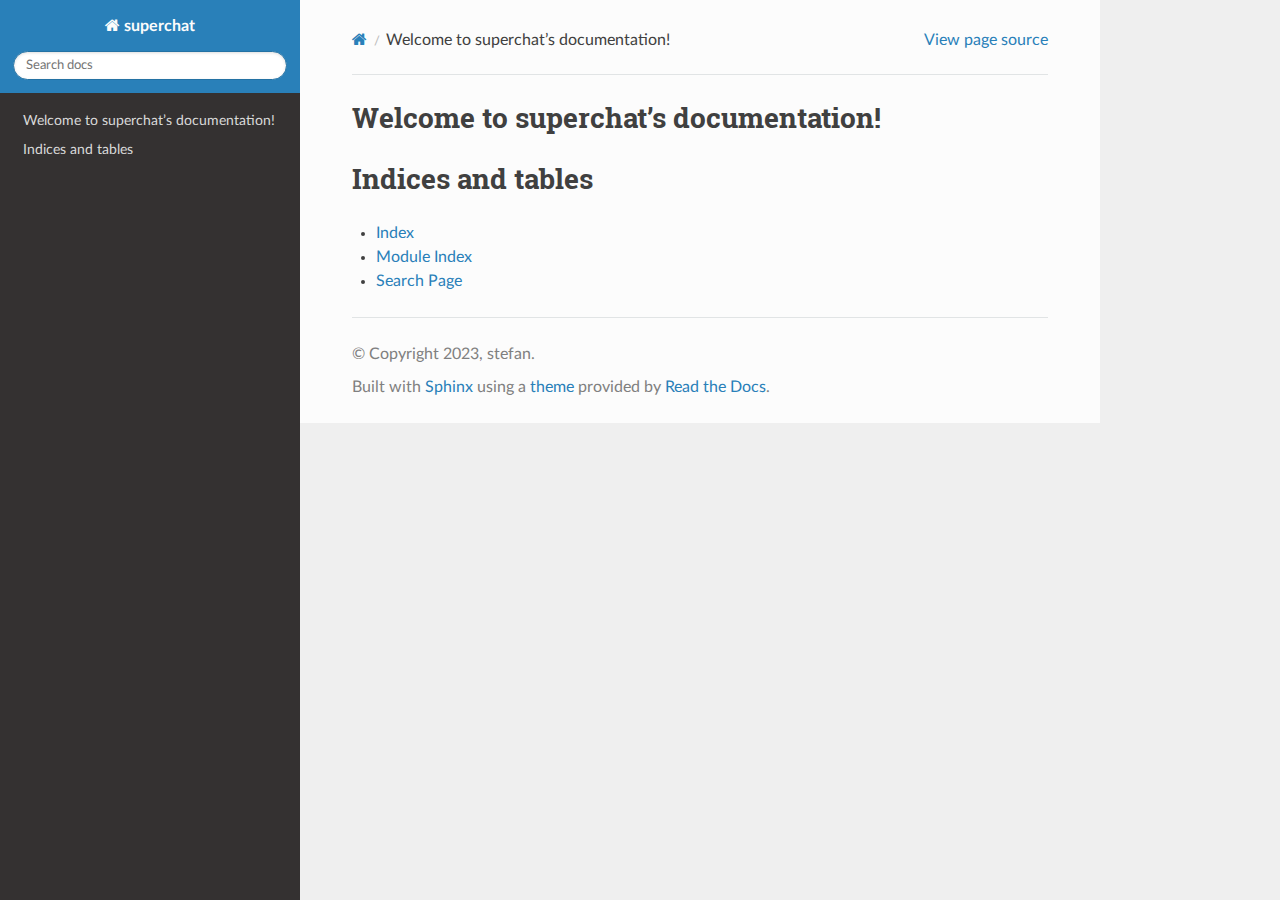
<file: docs/_build/html/index.html>
<!DOCTYPE html>
<html class="writer-html5" lang="en" >
<head>
  <meta charset="utf-8" /><meta name="generator" content="Docutils 0.18.1: http://docutils.sourceforge.net/" />

  <meta name="viewport" content="width=device-width, initial-scale=1.0" />
  <title>Welcome to superchat’s documentation! &mdash; superchat  documentation</title>
      <link rel="stylesheet" href="_static/pygments.css" type="text/css" />
      <link rel="stylesheet" href="_static/css/theme.css" type="text/css" />
  <!--[if lt IE 9]>
    <script src="_static/js/html5shiv.min.js"></script>
  <![endif]-->
  
        <script src="_static/jquery.js"></script>
        <script src="_static/_sphinx_javascript_frameworks_compat.js"></script>
        <script data-url_root="./" id="documentation_options" src="_static/documentation_options.js"></script>
        <script src="_static/doctools.js"></script>
        <script src="_static/sphinx_highlight.js"></script>
    <script src="_static/js/theme.js"></script>
    <link rel="index" title="Index" href="genindex.html" />
    <link rel="search" title="Search" href="search.html" /> 
</head>

<body class="wy-body-for-nav"> 
  <div class="wy-grid-for-nav">
    <nav data-toggle="wy-nav-shift" class="wy-nav-side">
      <div class="wy-side-scroll">
        <div class="wy-side-nav-search" >

          
          
          <a href="#" class="icon icon-home">
            superchat
          </a>
<div role="search">
  <form id="rtd-search-form" class="wy-form" action="search.html" method="get">
    <input type="text" name="q" placeholder="Search docs" aria-label="Search docs" />
    <input type="hidden" name="check_keywords" value="yes" />
    <input type="hidden" name="area" value="default" />
  </form>
</div>
        </div><div class="wy-menu wy-menu-vertical" data-spy="affix" role="navigation" aria-label="Navigation menu">
              <!-- Local TOC -->
              <div class="local-toc"><ul>
<li><a class="reference internal" href="#">Welcome to superchat’s documentation!</a></li>
<li><a class="reference internal" href="#indices-and-tables">Indices and tables</a></li>
</ul>
</div>
        </div>
      </div>
    </nav>

    <section data-toggle="wy-nav-shift" class="wy-nav-content-wrap"><nav class="wy-nav-top" aria-label="Mobile navigation menu" >
          <i data-toggle="wy-nav-top" class="fa fa-bars"></i>
          <a href="#">superchat</a>
      </nav>

      <div class="wy-nav-content">
        <div class="rst-content">
          <div role="navigation" aria-label="Page navigation">
  <ul class="wy-breadcrumbs">
      <li><a href="#" class="icon icon-home" aria-label="Home"></a></li>
      <li class="breadcrumb-item active">Welcome to superchat’s documentation!</li>
      <li class="wy-breadcrumbs-aside">
            <a href="_sources/index.rst.txt" rel="nofollow"> View page source</a>
      </li>
  </ul>
  <hr/>
</div>
          <div role="main" class="document" itemscope="itemscope" itemtype="http://schema.org/Article">
           <div itemprop="articleBody">
             
  <section id="welcome-to-superchat-s-documentation">
<h1>Welcome to superchat’s documentation!<a class="headerlink" href="#welcome-to-superchat-s-documentation" title="Permalink to this heading"></a></h1>
<div class="toctree-wrapper compound">
</div>
</section>
<section id="indices-and-tables">
<h1>Indices and tables<a class="headerlink" href="#indices-and-tables" title="Permalink to this heading"></a></h1>
<ul class="simple">
<li><p><a class="reference internal" href="genindex.html"><span class="std std-ref">Index</span></a></p></li>
<li><p><a class="reference internal" href="py-modindex.html"><span class="std std-ref">Module Index</span></a></p></li>
<li><p><a class="reference internal" href="search.html"><span class="std std-ref">Search Page</span></a></p></li>
</ul>
</section>


           </div>
          </div>
          <footer>

  <hr/>

  <div role="contentinfo">
    <p>&#169; Copyright 2023, stefan.</p>
  </div>

  Built with <a href="https://www.sphinx-doc.org/">Sphinx</a> using a
    <a href="https://github.com/readthedocs/sphinx_rtd_theme">theme</a>
    provided by <a href="https://readthedocs.org">Read the Docs</a>.
   

</footer>
        </div>
      </div>
    </section>
  </div>
  <script>
      jQuery(function () {
          SphinxRtdTheme.Navigation.enable(true);
      });
  </script> 

</body>
</html>
</file>
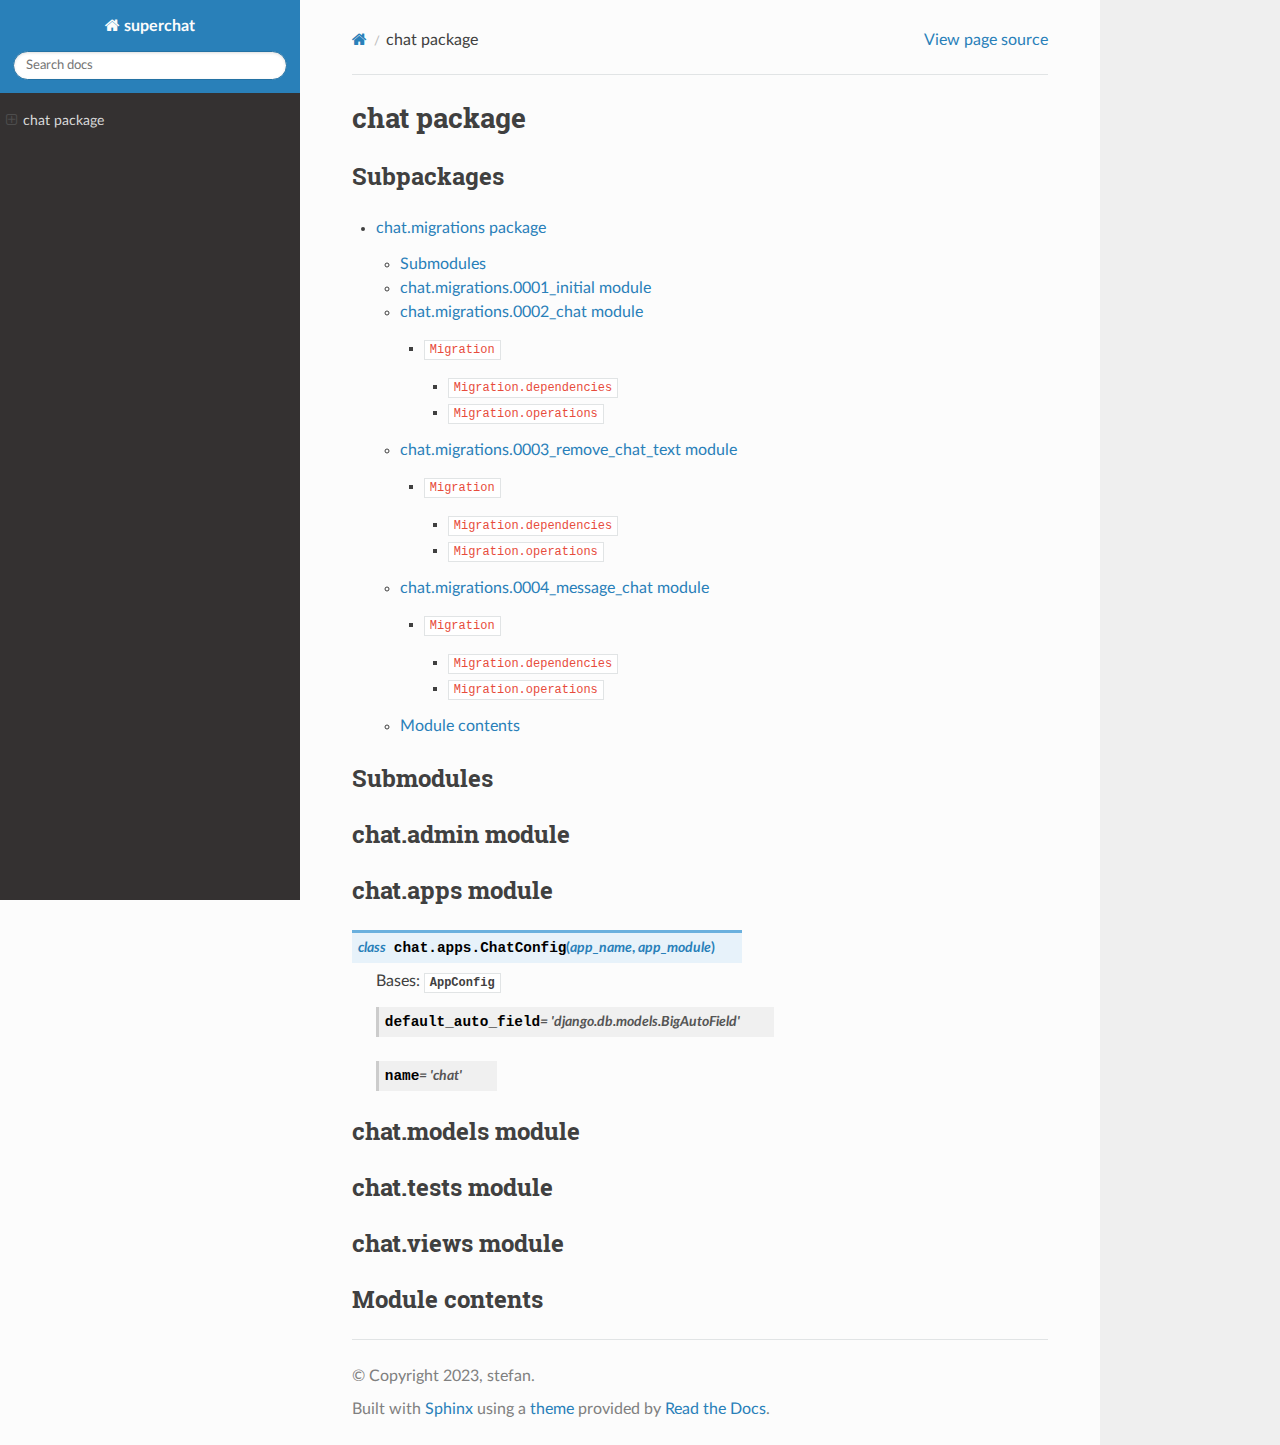
<file: docs/_build/html/chat.html>
<!DOCTYPE html>
<html class="writer-html5" lang="en" >
<head>
  <meta charset="utf-8" /><meta name="generator" content="Docutils 0.18.1: http://docutils.sourceforge.net/" />

  <meta name="viewport" content="width=device-width, initial-scale=1.0" />
  <title>chat package &mdash; superchat  documentation</title>
      <link rel="stylesheet" href="_static/pygments.css" type="text/css" />
      <link rel="stylesheet" href="_static/css/theme.css" type="text/css" />
  <!--[if lt IE 9]>
    <script src="_static/js/html5shiv.min.js"></script>
  <![endif]-->
  
        <script src="_static/jquery.js"></script>
        <script src="_static/_sphinx_javascript_frameworks_compat.js"></script>
        <script data-url_root="./" id="documentation_options" src="_static/documentation_options.js"></script>
        <script src="_static/doctools.js"></script>
        <script src="_static/sphinx_highlight.js"></script>
    <script src="_static/js/theme.js"></script>
    <link rel="index" title="Index" href="genindex.html" />
    <link rel="search" title="Search" href="search.html" /> 
</head>

<body class="wy-body-for-nav"> 
  <div class="wy-grid-for-nav">
    <nav data-toggle="wy-nav-shift" class="wy-nav-side">
      <div class="wy-side-scroll">
        <div class="wy-side-nav-search" >

          
          
          <a href="index.html" class="icon icon-home">
            superchat
          </a>
<div role="search">
  <form id="rtd-search-form" class="wy-form" action="search.html" method="get">
    <input type="text" name="q" placeholder="Search docs" aria-label="Search docs" />
    <input type="hidden" name="check_keywords" value="yes" />
    <input type="hidden" name="area" value="default" />
  </form>
</div>
        </div><div class="wy-menu wy-menu-vertical" data-spy="affix" role="navigation" aria-label="Navigation menu">
              <!-- Local TOC -->
              <div class="local-toc"><ul>
<li><a class="reference internal" href="#">chat package</a><ul>
<li><a class="reference internal" href="#subpackages">Subpackages</a></li>
<li><a class="reference internal" href="#submodules">Submodules</a></li>
<li><a class="reference internal" href="#chat-admin-module">chat.admin module</a></li>
<li><a class="reference internal" href="#module-chat.apps">chat.apps module</a><ul>
<li><a class="reference internal" href="#chat.apps.ChatConfig"><code class="docutils literal notranslate"><span class="pre">ChatConfig</span></code></a><ul>
<li><a class="reference internal" href="#chat.apps.ChatConfig.default_auto_field"><code class="docutils literal notranslate"><span class="pre">ChatConfig.default_auto_field</span></code></a></li>
<li><a class="reference internal" href="#chat.apps.ChatConfig.name"><code class="docutils literal notranslate"><span class="pre">ChatConfig.name</span></code></a></li>
</ul>
</li>
</ul>
</li>
<li><a class="reference internal" href="#chat-models-module">chat.models module</a></li>
<li><a class="reference internal" href="#module-chat.tests">chat.tests module</a></li>
<li><a class="reference internal" href="#chat-views-module">chat.views module</a></li>
<li><a class="reference internal" href="#module-chat">Module contents</a></li>
</ul>
</li>
</ul>
</div>
        </div>
      </div>
    </nav>

    <section data-toggle="wy-nav-shift" class="wy-nav-content-wrap"><nav class="wy-nav-top" aria-label="Mobile navigation menu" >
          <i data-toggle="wy-nav-top" class="fa fa-bars"></i>
          <a href="index.html">superchat</a>
      </nav>

      <div class="wy-nav-content">
        <div class="rst-content">
          <div role="navigation" aria-label="Page navigation">
  <ul class="wy-breadcrumbs">
      <li><a href="index.html" class="icon icon-home" aria-label="Home"></a></li>
      <li class="breadcrumb-item active">chat package</li>
      <li class="wy-breadcrumbs-aside">
            <a href="_sources/chat.rst.txt" rel="nofollow"> View page source</a>
      </li>
  </ul>
  <hr/>
</div>
          <div role="main" class="document" itemscope="itemscope" itemtype="http://schema.org/Article">
           <div itemprop="articleBody">
             
  <section id="chat-package">
<h1>chat package<a class="headerlink" href="#chat-package" title="Permalink to this heading"></a></h1>
<section id="subpackages">
<h2>Subpackages<a class="headerlink" href="#subpackages" title="Permalink to this heading"></a></h2>
<div class="toctree-wrapper compound">
<ul>
<li class="toctree-l1"><a class="reference internal" href="chat.migrations.html">chat.migrations package</a><ul>
<li class="toctree-l2"><a class="reference internal" href="chat.migrations.html#submodules">Submodules</a></li>
<li class="toctree-l2"><a class="reference internal" href="chat.migrations.html#chat-migrations-0001-initial-module">chat.migrations.0001_initial module</a></li>
<li class="toctree-l2"><a class="reference internal" href="chat.migrations.html#module-chat.migrations.0002_chat">chat.migrations.0002_chat module</a><ul>
<li class="toctree-l3"><a class="reference internal" href="chat.migrations.html#chat.migrations.0002_chat.Migration"><code class="docutils literal notranslate"><span class="pre">Migration</span></code></a><ul>
<li class="toctree-l4"><a class="reference internal" href="chat.migrations.html#chat.migrations.0002_chat.Migration.dependencies"><code class="docutils literal notranslate"><span class="pre">Migration.dependencies</span></code></a></li>
<li class="toctree-l4"><a class="reference internal" href="chat.migrations.html#chat.migrations.0002_chat.Migration.operations"><code class="docutils literal notranslate"><span class="pre">Migration.operations</span></code></a></li>
</ul>
</li>
</ul>
</li>
<li class="toctree-l2"><a class="reference internal" href="chat.migrations.html#module-chat.migrations.0003_remove_chat_text">chat.migrations.0003_remove_chat_text module</a><ul>
<li class="toctree-l3"><a class="reference internal" href="chat.migrations.html#chat.migrations.0003_remove_chat_text.Migration"><code class="docutils literal notranslate"><span class="pre">Migration</span></code></a><ul>
<li class="toctree-l4"><a class="reference internal" href="chat.migrations.html#chat.migrations.0003_remove_chat_text.Migration.dependencies"><code class="docutils literal notranslate"><span class="pre">Migration.dependencies</span></code></a></li>
<li class="toctree-l4"><a class="reference internal" href="chat.migrations.html#chat.migrations.0003_remove_chat_text.Migration.operations"><code class="docutils literal notranslate"><span class="pre">Migration.operations</span></code></a></li>
</ul>
</li>
</ul>
</li>
<li class="toctree-l2"><a class="reference internal" href="chat.migrations.html#module-chat.migrations.0004_message_chat">chat.migrations.0004_message_chat module</a><ul>
<li class="toctree-l3"><a class="reference internal" href="chat.migrations.html#chat.migrations.0004_message_chat.Migration"><code class="docutils literal notranslate"><span class="pre">Migration</span></code></a><ul>
<li class="toctree-l4"><a class="reference internal" href="chat.migrations.html#chat.migrations.0004_message_chat.Migration.dependencies"><code class="docutils literal notranslate"><span class="pre">Migration.dependencies</span></code></a></li>
<li class="toctree-l4"><a class="reference internal" href="chat.migrations.html#chat.migrations.0004_message_chat.Migration.operations"><code class="docutils literal notranslate"><span class="pre">Migration.operations</span></code></a></li>
</ul>
</li>
</ul>
</li>
<li class="toctree-l2"><a class="reference internal" href="chat.migrations.html#module-chat.migrations">Module contents</a></li>
</ul>
</li>
</ul>
</div>
</section>
<section id="submodules">
<h2>Submodules<a class="headerlink" href="#submodules" title="Permalink to this heading"></a></h2>
</section>
<section id="chat-admin-module">
<h2>chat.admin module<a class="headerlink" href="#chat-admin-module" title="Permalink to this heading"></a></h2>
</section>
<section id="module-chat.apps">
<span id="chat-apps-module"></span><h2>chat.apps module<a class="headerlink" href="#module-chat.apps" title="Permalink to this heading"></a></h2>
<dl class="py class">
<dt class="sig sig-object py" id="chat.apps.ChatConfig">
<em class="property"><span class="pre">class</span><span class="w"> </span></em><span class="sig-prename descclassname"><span class="pre">chat.apps.</span></span><span class="sig-name descname"><span class="pre">ChatConfig</span></span><span class="sig-paren">(</span><em class="sig-param"><span class="n"><span class="pre">app_name</span></span></em>, <em class="sig-param"><span class="n"><span class="pre">app_module</span></span></em><span class="sig-paren">)</span><a class="headerlink" href="#chat.apps.ChatConfig" title="Permalink to this definition"></a></dt>
<dd><p>Bases: <code class="xref py py-class docutils literal notranslate"><span class="pre">AppConfig</span></code></p>
<dl class="py attribute">
<dt class="sig sig-object py" id="chat.apps.ChatConfig.default_auto_field">
<span class="sig-name descname"><span class="pre">default_auto_field</span></span><em class="property"><span class="w"> </span><span class="p"><span class="pre">=</span></span><span class="w"> </span><span class="pre">'django.db.models.BigAutoField'</span></em><a class="headerlink" href="#chat.apps.ChatConfig.default_auto_field" title="Permalink to this definition"></a></dt>
<dd></dd></dl>

<dl class="py attribute">
<dt class="sig sig-object py" id="chat.apps.ChatConfig.name">
<span class="sig-name descname"><span class="pre">name</span></span><em class="property"><span class="w"> </span><span class="p"><span class="pre">=</span></span><span class="w"> </span><span class="pre">'chat'</span></em><a class="headerlink" href="#chat.apps.ChatConfig.name" title="Permalink to this definition"></a></dt>
<dd></dd></dl>

</dd></dl>

</section>
<section id="chat-models-module">
<h2>chat.models module<a class="headerlink" href="#chat-models-module" title="Permalink to this heading"></a></h2>
</section>
<section id="module-chat.tests">
<span id="chat-tests-module"></span><h2>chat.tests module<a class="headerlink" href="#module-chat.tests" title="Permalink to this heading"></a></h2>
</section>
<section id="chat-views-module">
<h2>chat.views module<a class="headerlink" href="#chat-views-module" title="Permalink to this heading"></a></h2>
</section>
<section id="module-chat">
<span id="module-contents"></span><h2>Module contents<a class="headerlink" href="#module-chat" title="Permalink to this heading"></a></h2>
</section>
</section>


           </div>
          </div>
          <footer>

  <hr/>

  <div role="contentinfo">
    <p>&#169; Copyright 2023, stefan.</p>
  </div>

  Built with <a href="https://www.sphinx-doc.org/">Sphinx</a> using a
    <a href="https://github.com/readthedocs/sphinx_rtd_theme">theme</a>
    provided by <a href="https://readthedocs.org">Read the Docs</a>.
   

</footer>
        </div>
      </div>
    </section>
  </div>
  <script>
      jQuery(function () {
          SphinxRtdTheme.Navigation.enable(true);
      });
  </script> 

</body>
</html>
</file>
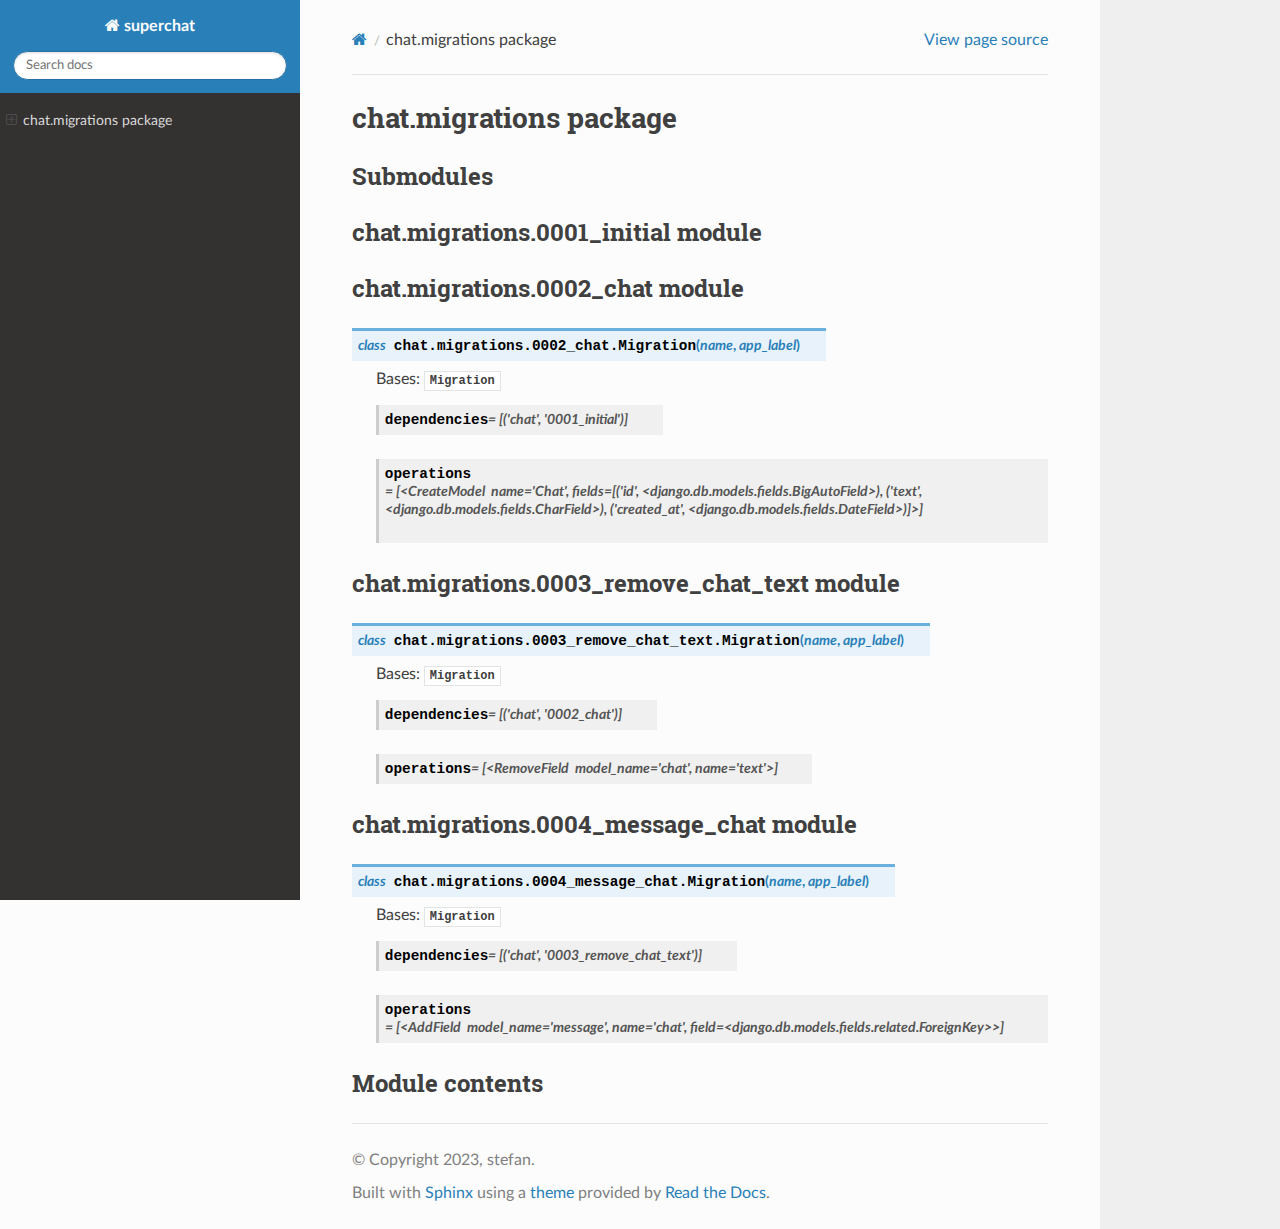
<file: docs/_build/html/chat.migrations.html>
<!DOCTYPE html>
<html class="writer-html5" lang="en" >
<head>
  <meta charset="utf-8" /><meta name="generator" content="Docutils 0.18.1: http://docutils.sourceforge.net/" />

  <meta name="viewport" content="width=device-width, initial-scale=1.0" />
  <title>chat.migrations package &mdash; superchat  documentation</title>
      <link rel="stylesheet" href="_static/pygments.css" type="text/css" />
      <link rel="stylesheet" href="_static/css/theme.css" type="text/css" />
  <!--[if lt IE 9]>
    <script src="_static/js/html5shiv.min.js"></script>
  <![endif]-->
  
        <script src="_static/jquery.js"></script>
        <script src="_static/_sphinx_javascript_frameworks_compat.js"></script>
        <script data-url_root="./" id="documentation_options" src="_static/documentation_options.js"></script>
        <script src="_static/doctools.js"></script>
        <script src="_static/sphinx_highlight.js"></script>
    <script src="_static/js/theme.js"></script>
    <link rel="index" title="Index" href="genindex.html" />
    <link rel="search" title="Search" href="search.html" /> 
</head>

<body class="wy-body-for-nav"> 
  <div class="wy-grid-for-nav">
    <nav data-toggle="wy-nav-shift" class="wy-nav-side">
      <div class="wy-side-scroll">
        <div class="wy-side-nav-search" >

          
          
          <a href="index.html" class="icon icon-home">
            superchat
          </a>
<div role="search">
  <form id="rtd-search-form" class="wy-form" action="search.html" method="get">
    <input type="text" name="q" placeholder="Search docs" aria-label="Search docs" />
    <input type="hidden" name="check_keywords" value="yes" />
    <input type="hidden" name="area" value="default" />
  </form>
</div>
        </div><div class="wy-menu wy-menu-vertical" data-spy="affix" role="navigation" aria-label="Navigation menu">
              <!-- Local TOC -->
              <div class="local-toc"><ul>
<li><a class="reference internal" href="#">chat.migrations package</a><ul>
<li><a class="reference internal" href="#submodules">Submodules</a></li>
<li><a class="reference internal" href="#chat-migrations-0001-initial-module">chat.migrations.0001_initial module</a></li>
<li><a class="reference internal" href="#module-chat.migrations.0002_chat">chat.migrations.0002_chat module</a><ul>
<li><a class="reference internal" href="#chat.migrations.0002_chat.Migration"><code class="docutils literal notranslate"><span class="pre">Migration</span></code></a><ul>
<li><a class="reference internal" href="#chat.migrations.0002_chat.Migration.dependencies"><code class="docutils literal notranslate"><span class="pre">Migration.dependencies</span></code></a></li>
<li><a class="reference internal" href="#chat.migrations.0002_chat.Migration.operations"><code class="docutils literal notranslate"><span class="pre">Migration.operations</span></code></a></li>
</ul>
</li>
</ul>
</li>
<li><a class="reference internal" href="#module-chat.migrations.0003_remove_chat_text">chat.migrations.0003_remove_chat_text module</a><ul>
<li><a class="reference internal" href="#chat.migrations.0003_remove_chat_text.Migration"><code class="docutils literal notranslate"><span class="pre">Migration</span></code></a><ul>
<li><a class="reference internal" href="#chat.migrations.0003_remove_chat_text.Migration.dependencies"><code class="docutils literal notranslate"><span class="pre">Migration.dependencies</span></code></a></li>
<li><a class="reference internal" href="#chat.migrations.0003_remove_chat_text.Migration.operations"><code class="docutils literal notranslate"><span class="pre">Migration.operations</span></code></a></li>
</ul>
</li>
</ul>
</li>
<li><a class="reference internal" href="#module-chat.migrations.0004_message_chat">chat.migrations.0004_message_chat module</a><ul>
<li><a class="reference internal" href="#chat.migrations.0004_message_chat.Migration"><code class="docutils literal notranslate"><span class="pre">Migration</span></code></a><ul>
<li><a class="reference internal" href="#chat.migrations.0004_message_chat.Migration.dependencies"><code class="docutils literal notranslate"><span class="pre">Migration.dependencies</span></code></a></li>
<li><a class="reference internal" href="#chat.migrations.0004_message_chat.Migration.operations"><code class="docutils literal notranslate"><span class="pre">Migration.operations</span></code></a></li>
</ul>
</li>
</ul>
</li>
<li><a class="reference internal" href="#module-chat.migrations">Module contents</a></li>
</ul>
</li>
</ul>
</div>
        </div>
      </div>
    </nav>

    <section data-toggle="wy-nav-shift" class="wy-nav-content-wrap"><nav class="wy-nav-top" aria-label="Mobile navigation menu" >
          <i data-toggle="wy-nav-top" class="fa fa-bars"></i>
          <a href="index.html">superchat</a>
      </nav>

      <div class="wy-nav-content">
        <div class="rst-content">
          <div role="navigation" aria-label="Page navigation">
  <ul class="wy-breadcrumbs">
      <li><a href="index.html" class="icon icon-home" aria-label="Home"></a></li>
      <li class="breadcrumb-item active">chat.migrations package</li>
      <li class="wy-breadcrumbs-aside">
            <a href="_sources/chat.migrations.rst.txt" rel="nofollow"> View page source</a>
      </li>
  </ul>
  <hr/>
</div>
          <div role="main" class="document" itemscope="itemscope" itemtype="http://schema.org/Article">
           <div itemprop="articleBody">
             
  <section id="chat-migrations-package">
<h1>chat.migrations package<a class="headerlink" href="#chat-migrations-package" title="Permalink to this heading"></a></h1>
<section id="submodules">
<h2>Submodules<a class="headerlink" href="#submodules" title="Permalink to this heading"></a></h2>
</section>
<section id="chat-migrations-0001-initial-module">
<h2>chat.migrations.0001_initial module<a class="headerlink" href="#chat-migrations-0001-initial-module" title="Permalink to this heading"></a></h2>
</section>
<section id="module-chat.migrations.0002_chat">
<span id="chat-migrations-0002-chat-module"></span><h2>chat.migrations.0002_chat module<a class="headerlink" href="#module-chat.migrations.0002_chat" title="Permalink to this heading"></a></h2>
<dl class="py class">
<dt class="sig sig-object py" id="chat.migrations.0002_chat.Migration">
<em class="property"><span class="pre">class</span><span class="w"> </span></em><span class="sig-prename descclassname"><span class="pre">chat.migrations.0002_chat.</span></span><span class="sig-name descname"><span class="pre">Migration</span></span><span class="sig-paren">(</span><em class="sig-param"><span class="n"><span class="pre">name</span></span></em>, <em class="sig-param"><span class="n"><span class="pre">app_label</span></span></em><span class="sig-paren">)</span><a class="headerlink" href="#chat.migrations.0002_chat.Migration" title="Permalink to this definition"></a></dt>
<dd><p>Bases: <code class="xref py py-class docutils literal notranslate"><span class="pre">Migration</span></code></p>
<dl class="py attribute">
<dt class="sig sig-object py" id="chat.migrations.0002_chat.Migration.dependencies">
<span class="sig-name descname"><span class="pre">dependencies</span></span><em class="property"><span class="w"> </span><span class="p"><span class="pre">=</span></span><span class="w"> </span><span class="pre">[('chat',</span> <span class="pre">'0001_initial')]</span></em><a class="headerlink" href="#chat.migrations.0002_chat.Migration.dependencies" title="Permalink to this definition"></a></dt>
<dd></dd></dl>

<dl class="py attribute">
<dt class="sig sig-object py" id="chat.migrations.0002_chat.Migration.operations">
<span class="sig-name descname"><span class="pre">operations</span></span><em class="property"><span class="w"> </span><span class="p"><span class="pre">=</span></span><span class="w"> </span><span class="pre">[&lt;CreateModel</span>&#160; <span class="pre">name='Chat',</span> <span class="pre">fields=[('id',</span> <span class="pre">&lt;django.db.models.fields.BigAutoField&gt;),</span> <span class="pre">('text',</span> <span class="pre">&lt;django.db.models.fields.CharField&gt;),</span> <span class="pre">('created_at',</span> <span class="pre">&lt;django.db.models.fields.DateField&gt;)]&gt;]</span></em><a class="headerlink" href="#chat.migrations.0002_chat.Migration.operations" title="Permalink to this definition"></a></dt>
<dd></dd></dl>

</dd></dl>

</section>
<section id="module-chat.migrations.0003_remove_chat_text">
<span id="chat-migrations-0003-remove-chat-text-module"></span><h2>chat.migrations.0003_remove_chat_text module<a class="headerlink" href="#module-chat.migrations.0003_remove_chat_text" title="Permalink to this heading"></a></h2>
<dl class="py class">
<dt class="sig sig-object py" id="chat.migrations.0003_remove_chat_text.Migration">
<em class="property"><span class="pre">class</span><span class="w"> </span></em><span class="sig-prename descclassname"><span class="pre">chat.migrations.0003_remove_chat_text.</span></span><span class="sig-name descname"><span class="pre">Migration</span></span><span class="sig-paren">(</span><em class="sig-param"><span class="n"><span class="pre">name</span></span></em>, <em class="sig-param"><span class="n"><span class="pre">app_label</span></span></em><span class="sig-paren">)</span><a class="headerlink" href="#chat.migrations.0003_remove_chat_text.Migration" title="Permalink to this definition"></a></dt>
<dd><p>Bases: <code class="xref py py-class docutils literal notranslate"><span class="pre">Migration</span></code></p>
<dl class="py attribute">
<dt class="sig sig-object py" id="chat.migrations.0003_remove_chat_text.Migration.dependencies">
<span class="sig-name descname"><span class="pre">dependencies</span></span><em class="property"><span class="w"> </span><span class="p"><span class="pre">=</span></span><span class="w"> </span><span class="pre">[('chat',</span> <span class="pre">'0002_chat')]</span></em><a class="headerlink" href="#chat.migrations.0003_remove_chat_text.Migration.dependencies" title="Permalink to this definition"></a></dt>
<dd></dd></dl>

<dl class="py attribute">
<dt class="sig sig-object py" id="chat.migrations.0003_remove_chat_text.Migration.operations">
<span class="sig-name descname"><span class="pre">operations</span></span><em class="property"><span class="w"> </span><span class="p"><span class="pre">=</span></span><span class="w"> </span><span class="pre">[&lt;RemoveField</span>&#160; <span class="pre">model_name='chat',</span> <span class="pre">name='text'&gt;]</span></em><a class="headerlink" href="#chat.migrations.0003_remove_chat_text.Migration.operations" title="Permalink to this definition"></a></dt>
<dd></dd></dl>

</dd></dl>

</section>
<section id="module-chat.migrations.0004_message_chat">
<span id="chat-migrations-0004-message-chat-module"></span><h2>chat.migrations.0004_message_chat module<a class="headerlink" href="#module-chat.migrations.0004_message_chat" title="Permalink to this heading"></a></h2>
<dl class="py class">
<dt class="sig sig-object py" id="chat.migrations.0004_message_chat.Migration">
<em class="property"><span class="pre">class</span><span class="w"> </span></em><span class="sig-prename descclassname"><span class="pre">chat.migrations.0004_message_chat.</span></span><span class="sig-name descname"><span class="pre">Migration</span></span><span class="sig-paren">(</span><em class="sig-param"><span class="n"><span class="pre">name</span></span></em>, <em class="sig-param"><span class="n"><span class="pre">app_label</span></span></em><span class="sig-paren">)</span><a class="headerlink" href="#chat.migrations.0004_message_chat.Migration" title="Permalink to this definition"></a></dt>
<dd><p>Bases: <code class="xref py py-class docutils literal notranslate"><span class="pre">Migration</span></code></p>
<dl class="py attribute">
<dt class="sig sig-object py" id="chat.migrations.0004_message_chat.Migration.dependencies">
<span class="sig-name descname"><span class="pre">dependencies</span></span><em class="property"><span class="w"> </span><span class="p"><span class="pre">=</span></span><span class="w"> </span><span class="pre">[('chat',</span> <span class="pre">'0003_remove_chat_text')]</span></em><a class="headerlink" href="#chat.migrations.0004_message_chat.Migration.dependencies" title="Permalink to this definition"></a></dt>
<dd></dd></dl>

<dl class="py attribute">
<dt class="sig sig-object py" id="chat.migrations.0004_message_chat.Migration.operations">
<span class="sig-name descname"><span class="pre">operations</span></span><em class="property"><span class="w"> </span><span class="p"><span class="pre">=</span></span><span class="w"> </span><span class="pre">[&lt;AddField</span>&#160; <span class="pre">model_name='message',</span> <span class="pre">name='chat',</span> <span class="pre">field=&lt;django.db.models.fields.related.ForeignKey&gt;&gt;]</span></em><a class="headerlink" href="#chat.migrations.0004_message_chat.Migration.operations" title="Permalink to this definition"></a></dt>
<dd></dd></dl>

</dd></dl>

</section>
<section id="module-chat.migrations">
<span id="module-contents"></span><h2>Module contents<a class="headerlink" href="#module-chat.migrations" title="Permalink to this heading"></a></h2>
</section>
</section>


           </div>
          </div>
          <footer>

  <hr/>

  <div role="contentinfo">
    <p>&#169; Copyright 2023, stefan.</p>
  </div>

  Built with <a href="https://www.sphinx-doc.org/">Sphinx</a> using a
    <a href="https://github.com/readthedocs/sphinx_rtd_theme">theme</a>
    provided by <a href="https://readthedocs.org">Read the Docs</a>.
   

</footer>
        </div>
      </div>
    </section>
  </div>
  <script>
      jQuery(function () {
          SphinxRtdTheme.Navigation.enable(true);
      });
  </script> 

</body>
</html>
</file>
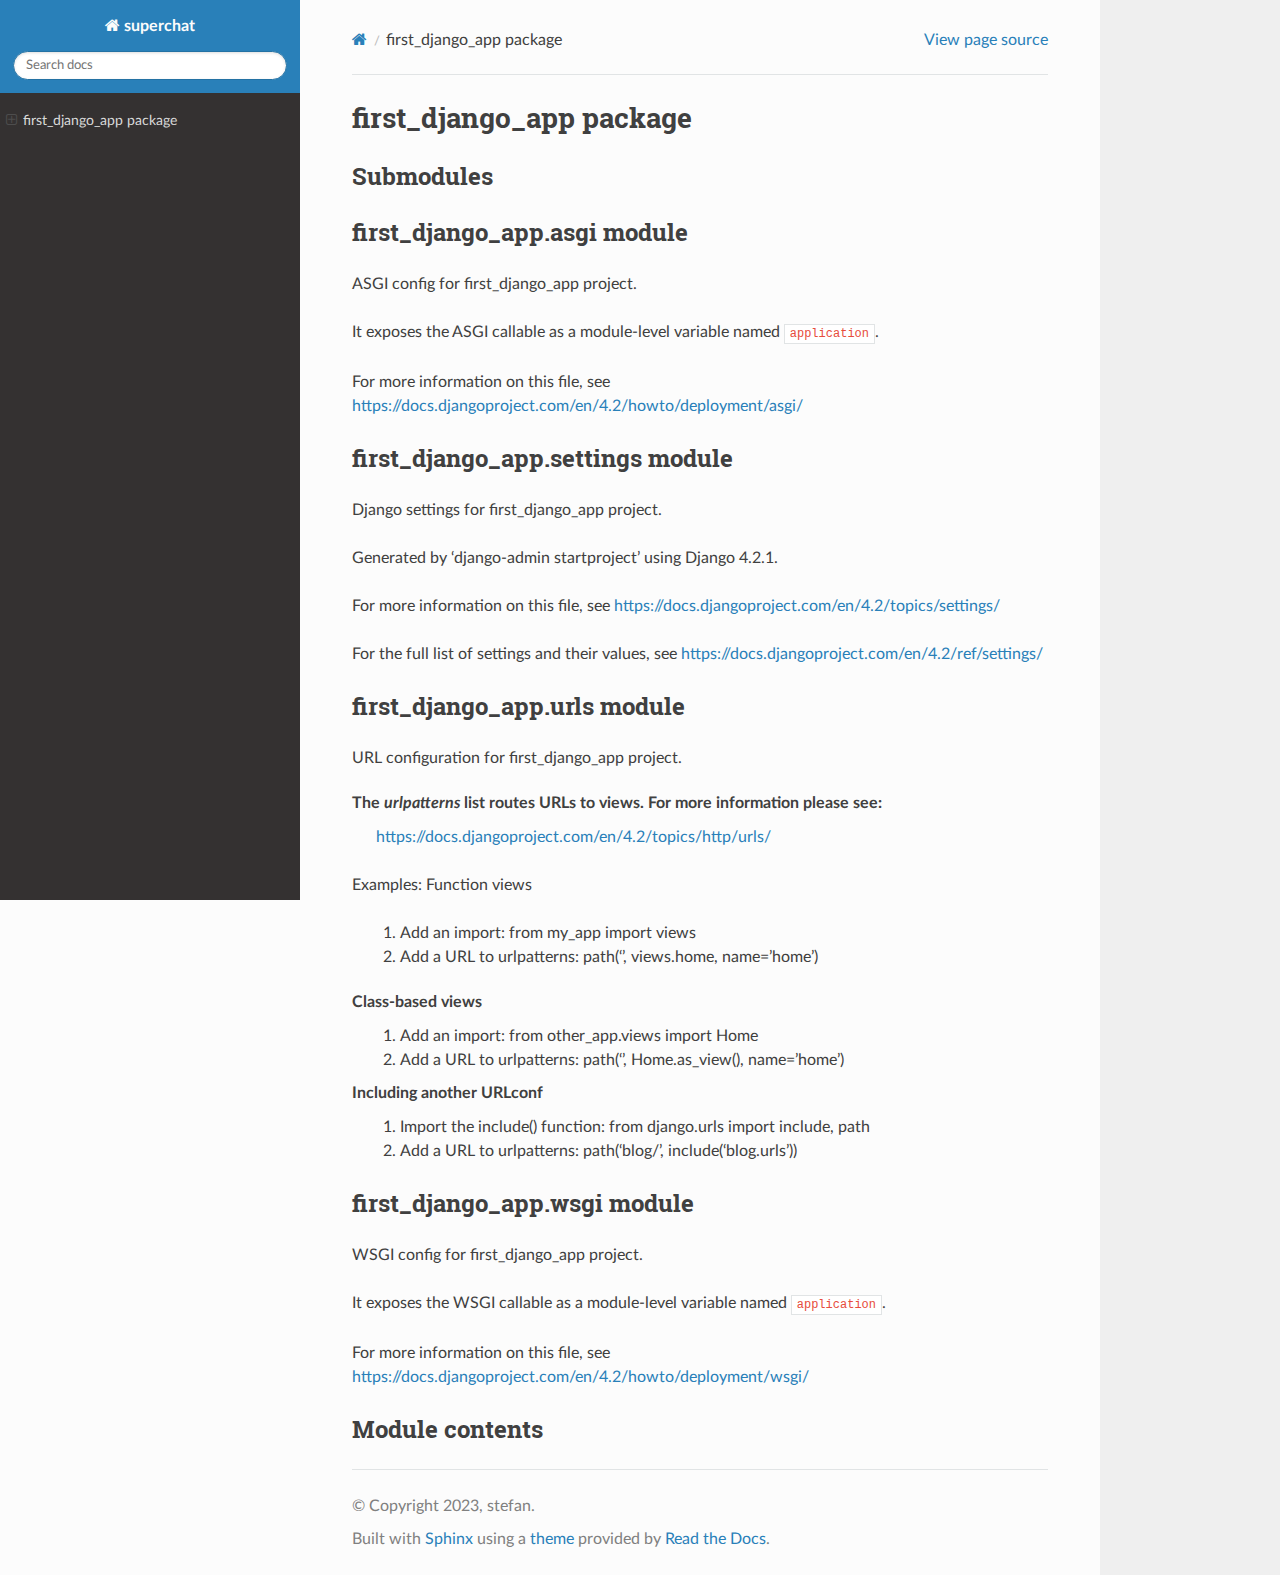
<file: docs/_build/html/first_django_app.html>
<!DOCTYPE html>
<html class="writer-html5" lang="en" >
<head>
  <meta charset="utf-8" /><meta name="generator" content="Docutils 0.18.1: http://docutils.sourceforge.net/" />

  <meta name="viewport" content="width=device-width, initial-scale=1.0" />
  <title>first_django_app package &mdash; superchat  documentation</title>
      <link rel="stylesheet" href="_static/pygments.css" type="text/css" />
      <link rel="stylesheet" href="_static/css/theme.css" type="text/css" />
  <!--[if lt IE 9]>
    <script src="_static/js/html5shiv.min.js"></script>
  <![endif]-->
  
        <script src="_static/jquery.js"></script>
        <script src="_static/_sphinx_javascript_frameworks_compat.js"></script>
        <script data-url_root="./" id="documentation_options" src="_static/documentation_options.js"></script>
        <script src="_static/doctools.js"></script>
        <script src="_static/sphinx_highlight.js"></script>
    <script src="_static/js/theme.js"></script>
    <link rel="index" title="Index" href="genindex.html" />
    <link rel="search" title="Search" href="search.html" /> 
</head>

<body class="wy-body-for-nav"> 
  <div class="wy-grid-for-nav">
    <nav data-toggle="wy-nav-shift" class="wy-nav-side">
      <div class="wy-side-scroll">
        <div class="wy-side-nav-search" >

          
          
          <a href="index.html" class="icon icon-home">
            superchat
          </a>
<div role="search">
  <form id="rtd-search-form" class="wy-form" action="search.html" method="get">
    <input type="text" name="q" placeholder="Search docs" aria-label="Search docs" />
    <input type="hidden" name="check_keywords" value="yes" />
    <input type="hidden" name="area" value="default" />
  </form>
</div>
        </div><div class="wy-menu wy-menu-vertical" data-spy="affix" role="navigation" aria-label="Navigation menu">
              <!-- Local TOC -->
              <div class="local-toc"><ul>
<li><a class="reference internal" href="#">first_django_app package</a><ul>
<li><a class="reference internal" href="#submodules">Submodules</a></li>
<li><a class="reference internal" href="#module-first_django_app.asgi">first_django_app.asgi module</a></li>
<li><a class="reference internal" href="#module-first_django_app.settings">first_django_app.settings module</a></li>
<li><a class="reference internal" href="#module-first_django_app.urls">first_django_app.urls module</a></li>
<li><a class="reference internal" href="#module-first_django_app.wsgi">first_django_app.wsgi module</a></li>
<li><a class="reference internal" href="#module-first_django_app">Module contents</a></li>
</ul>
</li>
</ul>
</div>
        </div>
      </div>
    </nav>

    <section data-toggle="wy-nav-shift" class="wy-nav-content-wrap"><nav class="wy-nav-top" aria-label="Mobile navigation menu" >
          <i data-toggle="wy-nav-top" class="fa fa-bars"></i>
          <a href="index.html">superchat</a>
      </nav>

      <div class="wy-nav-content">
        <div class="rst-content">
          <div role="navigation" aria-label="Page navigation">
  <ul class="wy-breadcrumbs">
      <li><a href="index.html" class="icon icon-home" aria-label="Home"></a></li>
      <li class="breadcrumb-item active">first_django_app package</li>
      <li class="wy-breadcrumbs-aside">
            <a href="_sources/first_django_app.rst.txt" rel="nofollow"> View page source</a>
      </li>
  </ul>
  <hr/>
</div>
          <div role="main" class="document" itemscope="itemscope" itemtype="http://schema.org/Article">
           <div itemprop="articleBody">
             
  <section id="first-django-app-package">
<h1>first_django_app package<a class="headerlink" href="#first-django-app-package" title="Permalink to this heading"></a></h1>
<section id="submodules">
<h2>Submodules<a class="headerlink" href="#submodules" title="Permalink to this heading"></a></h2>
</section>
<section id="module-first_django_app.asgi">
<span id="first-django-app-asgi-module"></span><h2>first_django_app.asgi module<a class="headerlink" href="#module-first_django_app.asgi" title="Permalink to this heading"></a></h2>
<p>ASGI config for first_django_app project.</p>
<p>It exposes the ASGI callable as a module-level variable named <code class="docutils literal notranslate"><span class="pre">application</span></code>.</p>
<p>For more information on this file, see
<a class="reference external" href="https://docs.djangoproject.com/en/4.2/howto/deployment/asgi/">https://docs.djangoproject.com/en/4.2/howto/deployment/asgi/</a></p>
</section>
<section id="module-first_django_app.settings">
<span id="first-django-app-settings-module"></span><h2>first_django_app.settings module<a class="headerlink" href="#module-first_django_app.settings" title="Permalink to this heading"></a></h2>
<p>Django settings for first_django_app project.</p>
<p>Generated by ‘django-admin startproject’ using Django 4.2.1.</p>
<p>For more information on this file, see
<a class="reference external" href="https://docs.djangoproject.com/en/4.2/topics/settings/">https://docs.djangoproject.com/en/4.2/topics/settings/</a></p>
<p>For the full list of settings and their values, see
<a class="reference external" href="https://docs.djangoproject.com/en/4.2/ref/settings/">https://docs.djangoproject.com/en/4.2/ref/settings/</a></p>
</section>
<section id="module-first_django_app.urls">
<span id="first-django-app-urls-module"></span><h2>first_django_app.urls module<a class="headerlink" href="#module-first_django_app.urls" title="Permalink to this heading"></a></h2>
<p>URL configuration for first_django_app project.</p>
<dl class="simple">
<dt>The <cite>urlpatterns</cite> list routes URLs to views. For more information please see:</dt><dd><p><a class="reference external" href="https://docs.djangoproject.com/en/4.2/topics/http/urls/">https://docs.djangoproject.com/en/4.2/topics/http/urls/</a></p>
</dd>
</dl>
<p>Examples:
Function views</p>
<blockquote>
<div><ol class="arabic simple">
<li><p>Add an import:  from my_app import views</p></li>
<li><p>Add a URL to urlpatterns:  path(‘’, views.home, name=’home’)</p></li>
</ol>
</div></blockquote>
<dl class="simple">
<dt>Class-based views</dt><dd><ol class="arabic simple">
<li><p>Add an import:  from other_app.views import Home</p></li>
<li><p>Add a URL to urlpatterns:  path(‘’, Home.as_view(), name=’home’)</p></li>
</ol>
</dd>
<dt>Including another URLconf</dt><dd><ol class="arabic simple">
<li><p>Import the include() function: from django.urls import include, path</p></li>
<li><p>Add a URL to urlpatterns:  path(‘blog/’, include(‘blog.urls’))</p></li>
</ol>
</dd>
</dl>
</section>
<section id="module-first_django_app.wsgi">
<span id="first-django-app-wsgi-module"></span><h2>first_django_app.wsgi module<a class="headerlink" href="#module-first_django_app.wsgi" title="Permalink to this heading"></a></h2>
<p>WSGI config for first_django_app project.</p>
<p>It exposes the WSGI callable as a module-level variable named <code class="docutils literal notranslate"><span class="pre">application</span></code>.</p>
<p>For more information on this file, see
<a class="reference external" href="https://docs.djangoproject.com/en/4.2/howto/deployment/wsgi/">https://docs.djangoproject.com/en/4.2/howto/deployment/wsgi/</a></p>
</section>
<section id="module-first_django_app">
<span id="module-contents"></span><h2>Module contents<a class="headerlink" href="#module-first_django_app" title="Permalink to this heading"></a></h2>
</section>
</section>


           </div>
          </div>
          <footer>

  <hr/>

  <div role="contentinfo">
    <p>&#169; Copyright 2023, stefan.</p>
  </div>

  Built with <a href="https://www.sphinx-doc.org/">Sphinx</a> using a
    <a href="https://github.com/readthedocs/sphinx_rtd_theme">theme</a>
    provided by <a href="https://readthedocs.org">Read the Docs</a>.
   

</footer>
        </div>
      </div>
    </section>
  </div>
  <script>
      jQuery(function () {
          SphinxRtdTheme.Navigation.enable(true);
      });
  </script> 

</body>
</html>
</file>
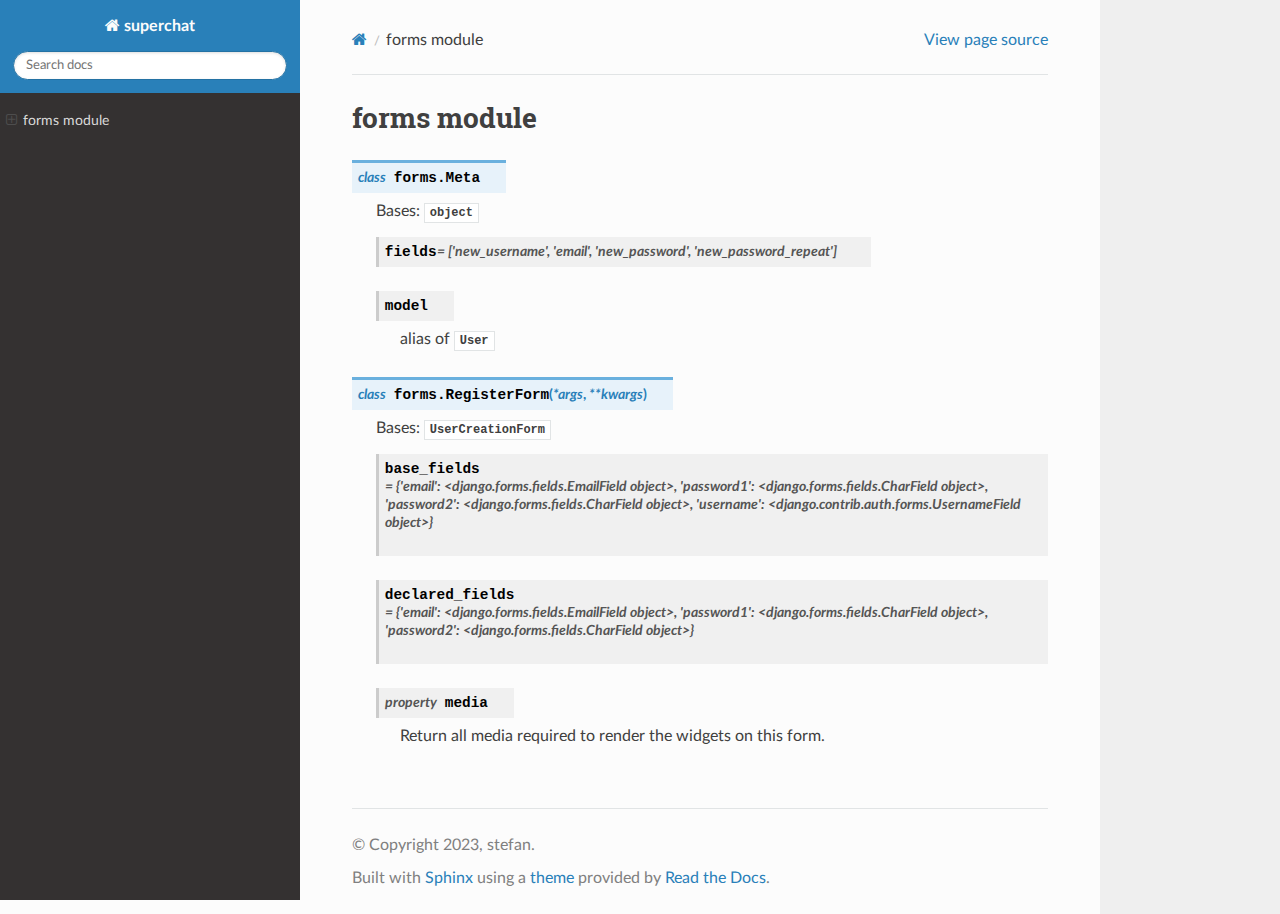
<file: docs/_build/html/forms.html>
<!DOCTYPE html>
<html class="writer-html5" lang="en" >
<head>
  <meta charset="utf-8" /><meta name="generator" content="Docutils 0.18.1: http://docutils.sourceforge.net/" />

  <meta name="viewport" content="width=device-width, initial-scale=1.0" />
  <title>forms module &mdash; superchat  documentation</title>
      <link rel="stylesheet" href="_static/pygments.css" type="text/css" />
      <link rel="stylesheet" href="_static/css/theme.css" type="text/css" />
  <!--[if lt IE 9]>
    <script src="_static/js/html5shiv.min.js"></script>
  <![endif]-->
  
        <script src="_static/jquery.js"></script>
        <script src="_static/_sphinx_javascript_frameworks_compat.js"></script>
        <script data-url_root="./" id="documentation_options" src="_static/documentation_options.js"></script>
        <script src="_static/doctools.js"></script>
        <script src="_static/sphinx_highlight.js"></script>
    <script src="_static/js/theme.js"></script>
    <link rel="index" title="Index" href="genindex.html" />
    <link rel="search" title="Search" href="search.html" /> 
</head>

<body class="wy-body-for-nav"> 
  <div class="wy-grid-for-nav">
    <nav data-toggle="wy-nav-shift" class="wy-nav-side">
      <div class="wy-side-scroll">
        <div class="wy-side-nav-search" >

          
          
          <a href="index.html" class="icon icon-home">
            superchat
          </a>
<div role="search">
  <form id="rtd-search-form" class="wy-form" action="search.html" method="get">
    <input type="text" name="q" placeholder="Search docs" aria-label="Search docs" />
    <input type="hidden" name="check_keywords" value="yes" />
    <input type="hidden" name="area" value="default" />
  </form>
</div>
        </div><div class="wy-menu wy-menu-vertical" data-spy="affix" role="navigation" aria-label="Navigation menu">
              <!-- Local TOC -->
              <div class="local-toc"><ul>
<li><a class="reference internal" href="#">forms module</a><ul>
<li><a class="reference internal" href="#forms.Meta"><code class="docutils literal notranslate"><span class="pre">Meta</span></code></a><ul>
<li><a class="reference internal" href="#forms.Meta.fields"><code class="docutils literal notranslate"><span class="pre">Meta.fields</span></code></a></li>
<li><a class="reference internal" href="#forms.Meta.model"><code class="docutils literal notranslate"><span class="pre">Meta.model</span></code></a></li>
</ul>
</li>
<li><a class="reference internal" href="#forms.RegisterForm"><code class="docutils literal notranslate"><span class="pre">RegisterForm</span></code></a><ul>
<li><a class="reference internal" href="#forms.RegisterForm.base_fields"><code class="docutils literal notranslate"><span class="pre">RegisterForm.base_fields</span></code></a></li>
<li><a class="reference internal" href="#forms.RegisterForm.declared_fields"><code class="docutils literal notranslate"><span class="pre">RegisterForm.declared_fields</span></code></a></li>
<li><a class="reference internal" href="#forms.RegisterForm.media"><code class="docutils literal notranslate"><span class="pre">RegisterForm.media</span></code></a></li>
</ul>
</li>
</ul>
</li>
</ul>
</div>
        </div>
      </div>
    </nav>

    <section data-toggle="wy-nav-shift" class="wy-nav-content-wrap"><nav class="wy-nav-top" aria-label="Mobile navigation menu" >
          <i data-toggle="wy-nav-top" class="fa fa-bars"></i>
          <a href="index.html">superchat</a>
      </nav>

      <div class="wy-nav-content">
        <div class="rst-content">
          <div role="navigation" aria-label="Page navigation">
  <ul class="wy-breadcrumbs">
      <li><a href="index.html" class="icon icon-home" aria-label="Home"></a></li>
      <li class="breadcrumb-item active">forms module</li>
      <li class="wy-breadcrumbs-aside">
            <a href="_sources/forms.rst.txt" rel="nofollow"> View page source</a>
      </li>
  </ul>
  <hr/>
</div>
          <div role="main" class="document" itemscope="itemscope" itemtype="http://schema.org/Article">
           <div itemprop="articleBody">
             
  <section id="module-forms">
<span id="forms-module"></span><h1>forms module<a class="headerlink" href="#module-forms" title="Permalink to this heading"></a></h1>
<dl class="py class">
<dt class="sig sig-object py" id="forms.Meta">
<em class="property"><span class="pre">class</span><span class="w"> </span></em><span class="sig-prename descclassname"><span class="pre">forms.</span></span><span class="sig-name descname"><span class="pre">Meta</span></span><a class="headerlink" href="#forms.Meta" title="Permalink to this definition"></a></dt>
<dd><p>Bases: <code class="xref py py-class docutils literal notranslate"><span class="pre">object</span></code></p>
<dl class="py attribute">
<dt class="sig sig-object py" id="forms.Meta.fields">
<span class="sig-name descname"><span class="pre">fields</span></span><em class="property"><span class="w"> </span><span class="p"><span class="pre">=</span></span><span class="w"> </span><span class="pre">['new_username',</span> <span class="pre">'email',</span> <span class="pre">'new_password',</span> <span class="pre">'new_password_repeat']</span></em><a class="headerlink" href="#forms.Meta.fields" title="Permalink to this definition"></a></dt>
<dd></dd></dl>

<dl class="py attribute">
<dt class="sig sig-object py" id="forms.Meta.model">
<span class="sig-name descname"><span class="pre">model</span></span><a class="headerlink" href="#forms.Meta.model" title="Permalink to this definition"></a></dt>
<dd><p>alias of <code class="xref py py-class docutils literal notranslate"><span class="pre">User</span></code></p>
</dd></dl>

</dd></dl>

<dl class="py class">
<dt class="sig sig-object py" id="forms.RegisterForm">
<em class="property"><span class="pre">class</span><span class="w"> </span></em><span class="sig-prename descclassname"><span class="pre">forms.</span></span><span class="sig-name descname"><span class="pre">RegisterForm</span></span><span class="sig-paren">(</span><em class="sig-param"><span class="o"><span class="pre">*</span></span><span class="n"><span class="pre">args</span></span></em>, <em class="sig-param"><span class="o"><span class="pre">**</span></span><span class="n"><span class="pre">kwargs</span></span></em><span class="sig-paren">)</span><a class="headerlink" href="#forms.RegisterForm" title="Permalink to this definition"></a></dt>
<dd><p>Bases: <code class="xref py py-class docutils literal notranslate"><span class="pre">UserCreationForm</span></code></p>
<dl class="py attribute">
<dt class="sig sig-object py" id="forms.RegisterForm.base_fields">
<span class="sig-name descname"><span class="pre">base_fields</span></span><em class="property"><span class="w"> </span><span class="p"><span class="pre">=</span></span><span class="w"> </span><span class="pre">{'email':</span> <span class="pre">&lt;django.forms.fields.EmailField</span> <span class="pre">object&gt;,</span> <span class="pre">'password1':</span> <span class="pre">&lt;django.forms.fields.CharField</span> <span class="pre">object&gt;,</span> <span class="pre">'password2':</span> <span class="pre">&lt;django.forms.fields.CharField</span> <span class="pre">object&gt;,</span> <span class="pre">'username':</span> <span class="pre">&lt;django.contrib.auth.forms.UsernameField</span> <span class="pre">object&gt;}</span></em><a class="headerlink" href="#forms.RegisterForm.base_fields" title="Permalink to this definition"></a></dt>
<dd></dd></dl>

<dl class="py attribute">
<dt class="sig sig-object py" id="forms.RegisterForm.declared_fields">
<span class="sig-name descname"><span class="pre">declared_fields</span></span><em class="property"><span class="w"> </span><span class="p"><span class="pre">=</span></span><span class="w"> </span><span class="pre">{'email':</span> <span class="pre">&lt;django.forms.fields.EmailField</span> <span class="pre">object&gt;,</span> <span class="pre">'password1':</span> <span class="pre">&lt;django.forms.fields.CharField</span> <span class="pre">object&gt;,</span> <span class="pre">'password2':</span> <span class="pre">&lt;django.forms.fields.CharField</span> <span class="pre">object&gt;}</span></em><a class="headerlink" href="#forms.RegisterForm.declared_fields" title="Permalink to this definition"></a></dt>
<dd></dd></dl>

<dl class="py property">
<dt class="sig sig-object py" id="forms.RegisterForm.media">
<em class="property"><span class="pre">property</span><span class="w"> </span></em><span class="sig-name descname"><span class="pre">media</span></span><a class="headerlink" href="#forms.RegisterForm.media" title="Permalink to this definition"></a></dt>
<dd><p>Return all media required to render the widgets on this form.</p>
</dd></dl>

</dd></dl>

</section>


           </div>
          </div>
          <footer>

  <hr/>

  <div role="contentinfo">
    <p>&#169; Copyright 2023, stefan.</p>
  </div>

  Built with <a href="https://www.sphinx-doc.org/">Sphinx</a> using a
    <a href="https://github.com/readthedocs/sphinx_rtd_theme">theme</a>
    provided by <a href="https://readthedocs.org">Read the Docs</a>.
   

</footer>
        </div>
      </div>
    </section>
  </div>
  <script>
      jQuery(function () {
          SphinxRtdTheme.Navigation.enable(true);
      });
  </script> 

</body>
</html>
</file>
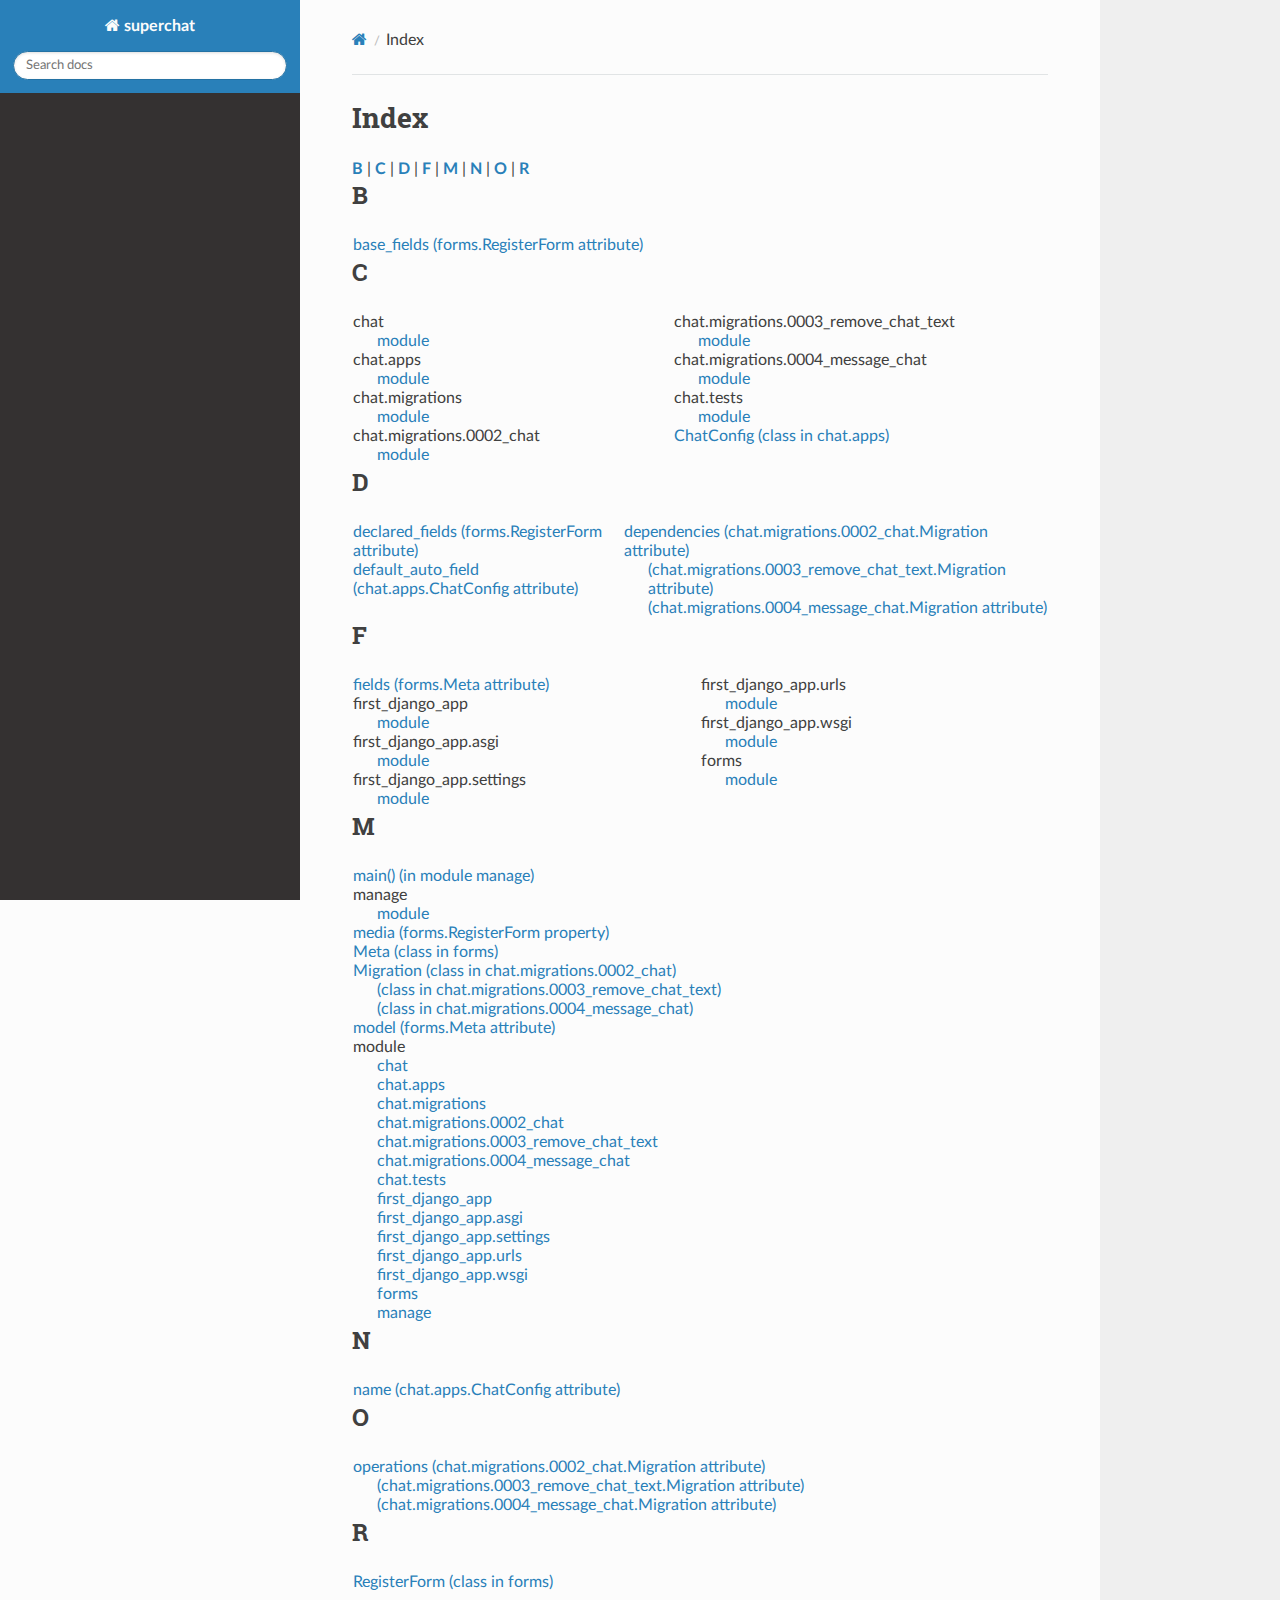
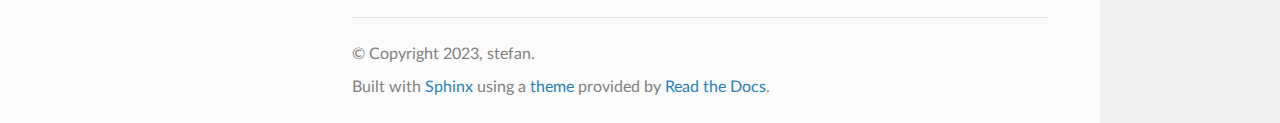
<file: docs/_build/html/genindex.html>
<!DOCTYPE html>
<html class="writer-html5" lang="en" >
<head>
  <meta charset="utf-8" />
  <meta name="viewport" content="width=device-width, initial-scale=1.0" />
  <title>Index &mdash; superchat  documentation</title>
      <link rel="stylesheet" href="_static/pygments.css" type="text/css" />
      <link rel="stylesheet" href="_static/css/theme.css" type="text/css" />
  <!--[if lt IE 9]>
    <script src="_static/js/html5shiv.min.js"></script>
  <![endif]-->
  
        <script src="_static/jquery.js"></script>
        <script src="_static/_sphinx_javascript_frameworks_compat.js"></script>
        <script data-url_root="./" id="documentation_options" src="_static/documentation_options.js"></script>
        <script src="_static/doctools.js"></script>
        <script src="_static/sphinx_highlight.js"></script>
    <script src="_static/js/theme.js"></script>
    <link rel="index" title="Index" href="#" />
    <link rel="search" title="Search" href="search.html" /> 
</head>

<body class="wy-body-for-nav"> 
  <div class="wy-grid-for-nav">
    <nav data-toggle="wy-nav-shift" class="wy-nav-side">
      <div class="wy-side-scroll">
        <div class="wy-side-nav-search" >

          
          
          <a href="index.html" class="icon icon-home">
            superchat
          </a>
<div role="search">
  <form id="rtd-search-form" class="wy-form" action="search.html" method="get">
    <input type="text" name="q" placeholder="Search docs" aria-label="Search docs" />
    <input type="hidden" name="check_keywords" value="yes" />
    <input type="hidden" name="area" value="default" />
  </form>
</div>
        </div><div class="wy-menu wy-menu-vertical" data-spy="affix" role="navigation" aria-label="Navigation menu">
              <!-- Local TOC -->
              <div class="local-toc"></div>
        </div>
      </div>
    </nav>

    <section data-toggle="wy-nav-shift" class="wy-nav-content-wrap"><nav class="wy-nav-top" aria-label="Mobile navigation menu" >
          <i data-toggle="wy-nav-top" class="fa fa-bars"></i>
          <a href="index.html">superchat</a>
      </nav>

      <div class="wy-nav-content">
        <div class="rst-content">
          <div role="navigation" aria-label="Page navigation">
  <ul class="wy-breadcrumbs">
      <li><a href="index.html" class="icon icon-home" aria-label="Home"></a></li>
      <li class="breadcrumb-item active">Index</li>
      <li class="wy-breadcrumbs-aside">
      </li>
  </ul>
  <hr/>
</div>
          <div role="main" class="document" itemscope="itemscope" itemtype="http://schema.org/Article">
           <div itemprop="articleBody">
             

<h1 id="index">Index</h1>

<div class="genindex-jumpbox">
 <a href="#B"><strong>B</strong></a>
 | <a href="#C"><strong>C</strong></a>
 | <a href="#D"><strong>D</strong></a>
 | <a href="#F"><strong>F</strong></a>
 | <a href="#M"><strong>M</strong></a>
 | <a href="#N"><strong>N</strong></a>
 | <a href="#O"><strong>O</strong></a>
 | <a href="#R"><strong>R</strong></a>
 
</div>
<h2 id="B">B</h2>
<table style="width: 100%" class="indextable genindextable"><tr>
  <td style="width: 33%; vertical-align: top;"><ul>
      <li><a href="forms.html#forms.RegisterForm.base_fields">base_fields (forms.RegisterForm attribute)</a>
</li>
  </ul></td>
</tr></table>

<h2 id="C">C</h2>
<table style="width: 100%" class="indextable genindextable"><tr>
  <td style="width: 33%; vertical-align: top;"><ul>
      <li>
    chat

      <ul>
        <li><a href="chat.html#module-chat">module</a>
</li>
      </ul></li>
      <li>
    chat.apps

      <ul>
        <li><a href="chat.html#module-chat.apps">module</a>
</li>
      </ul></li>
      <li>
    chat.migrations

      <ul>
        <li><a href="chat.migrations.html#module-chat.migrations">module</a>
</li>
      </ul></li>
      <li>
    chat.migrations.0002_chat

      <ul>
        <li><a href="chat.migrations.html#module-chat.migrations.0002_chat">module</a>
</li>
      </ul></li>
  </ul></td>
  <td style="width: 33%; vertical-align: top;"><ul>
      <li>
    chat.migrations.0003_remove_chat_text

      <ul>
        <li><a href="chat.migrations.html#module-chat.migrations.0003_remove_chat_text">module</a>
</li>
      </ul></li>
      <li>
    chat.migrations.0004_message_chat

      <ul>
        <li><a href="chat.migrations.html#module-chat.migrations.0004_message_chat">module</a>
</li>
      </ul></li>
      <li>
    chat.tests

      <ul>
        <li><a href="chat.html#module-chat.tests">module</a>
</li>
      </ul></li>
      <li><a href="chat.html#chat.apps.ChatConfig">ChatConfig (class in chat.apps)</a>
</li>
  </ul></td>
</tr></table>

<h2 id="D">D</h2>
<table style="width: 100%" class="indextable genindextable"><tr>
  <td style="width: 33%; vertical-align: top;"><ul>
      <li><a href="forms.html#forms.RegisterForm.declared_fields">declared_fields (forms.RegisterForm attribute)</a>
</li>
      <li><a href="chat.html#chat.apps.ChatConfig.default_auto_field">default_auto_field (chat.apps.ChatConfig attribute)</a>
</li>
  </ul></td>
  <td style="width: 33%; vertical-align: top;"><ul>
      <li><a href="chat.migrations.html#chat.migrations.0002_chat.Migration.dependencies">dependencies (chat.migrations.0002_chat.Migration attribute)</a>

      <ul>
        <li><a href="chat.migrations.html#chat.migrations.0003_remove_chat_text.Migration.dependencies">(chat.migrations.0003_remove_chat_text.Migration attribute)</a>
</li>
        <li><a href="chat.migrations.html#chat.migrations.0004_message_chat.Migration.dependencies">(chat.migrations.0004_message_chat.Migration attribute)</a>
</li>
      </ul></li>
  </ul></td>
</tr></table>

<h2 id="F">F</h2>
<table style="width: 100%" class="indextable genindextable"><tr>
  <td style="width: 33%; vertical-align: top;"><ul>
      <li><a href="forms.html#forms.Meta.fields">fields (forms.Meta attribute)</a>
</li>
      <li>
    first_django_app

      <ul>
        <li><a href="first_django_app.html#module-first_django_app">module</a>
</li>
      </ul></li>
      <li>
    first_django_app.asgi

      <ul>
        <li><a href="first_django_app.html#module-first_django_app.asgi">module</a>
</li>
      </ul></li>
      <li>
    first_django_app.settings

      <ul>
        <li><a href="first_django_app.html#module-first_django_app.settings">module</a>
</li>
      </ul></li>
  </ul></td>
  <td style="width: 33%; vertical-align: top;"><ul>
      <li>
    first_django_app.urls

      <ul>
        <li><a href="first_django_app.html#module-first_django_app.urls">module</a>
</li>
      </ul></li>
      <li>
    first_django_app.wsgi

      <ul>
        <li><a href="first_django_app.html#module-first_django_app.wsgi">module</a>
</li>
      </ul></li>
      <li>
    forms

      <ul>
        <li><a href="forms.html#module-forms">module</a>
</li>
      </ul></li>
  </ul></td>
</tr></table>

<h2 id="M">M</h2>
<table style="width: 100%" class="indextable genindextable"><tr>
  <td style="width: 33%; vertical-align: top;"><ul>
      <li><a href="manage.html#manage.main">main() (in module manage)</a>
</li>
      <li>
    manage

      <ul>
        <li><a href="manage.html#module-manage">module</a>
</li>
      </ul></li>
      <li><a href="forms.html#forms.RegisterForm.media">media (forms.RegisterForm property)</a>
</li>
      <li><a href="forms.html#forms.Meta">Meta (class in forms)</a>
</li>
      <li><a href="chat.migrations.html#chat.migrations.0002_chat.Migration">Migration (class in chat.migrations.0002_chat)</a>

      <ul>
        <li><a href="chat.migrations.html#chat.migrations.0003_remove_chat_text.Migration">(class in chat.migrations.0003_remove_chat_text)</a>
</li>
        <li><a href="chat.migrations.html#chat.migrations.0004_message_chat.Migration">(class in chat.migrations.0004_message_chat)</a>
</li>
      </ul></li>
      <li><a href="forms.html#forms.Meta.model">model (forms.Meta attribute)</a>
</li>
      <li>
    module

      <ul>
        <li><a href="chat.html#module-chat">chat</a>
</li>
        <li><a href="chat.html#module-chat.apps">chat.apps</a>
</li>
        <li><a href="chat.migrations.html#module-chat.migrations">chat.migrations</a>
</li>
        <li><a href="chat.migrations.html#module-chat.migrations.0002_chat">chat.migrations.0002_chat</a>
</li>
        <li><a href="chat.migrations.html#module-chat.migrations.0003_remove_chat_text">chat.migrations.0003_remove_chat_text</a>
</li>
        <li><a href="chat.migrations.html#module-chat.migrations.0004_message_chat">chat.migrations.0004_message_chat</a>
</li>
        <li><a href="chat.html#module-chat.tests">chat.tests</a>
</li>
        <li><a href="first_django_app.html#module-first_django_app">first_django_app</a>
</li>
        <li><a href="first_django_app.html#module-first_django_app.asgi">first_django_app.asgi</a>
</li>
        <li><a href="first_django_app.html#module-first_django_app.settings">first_django_app.settings</a>
</li>
        <li><a href="first_django_app.html#module-first_django_app.urls">first_django_app.urls</a>
</li>
        <li><a href="first_django_app.html#module-first_django_app.wsgi">first_django_app.wsgi</a>
</li>
        <li><a href="forms.html#module-forms">forms</a>
</li>
        <li><a href="manage.html#module-manage">manage</a>
</li>
      </ul></li>
  </ul></td>
</tr></table>

<h2 id="N">N</h2>
<table style="width: 100%" class="indextable genindextable"><tr>
  <td style="width: 33%; vertical-align: top;"><ul>
      <li><a href="chat.html#chat.apps.ChatConfig.name">name (chat.apps.ChatConfig attribute)</a>
</li>
  </ul></td>
</tr></table>

<h2 id="O">O</h2>
<table style="width: 100%" class="indextable genindextable"><tr>
  <td style="width: 33%; vertical-align: top;"><ul>
      <li><a href="chat.migrations.html#chat.migrations.0002_chat.Migration.operations">operations (chat.migrations.0002_chat.Migration attribute)</a>

      <ul>
        <li><a href="chat.migrations.html#chat.migrations.0003_remove_chat_text.Migration.operations">(chat.migrations.0003_remove_chat_text.Migration attribute)</a>
</li>
        <li><a href="chat.migrations.html#chat.migrations.0004_message_chat.Migration.operations">(chat.migrations.0004_message_chat.Migration attribute)</a>
</li>
      </ul></li>
  </ul></td>
</tr></table>

<h2 id="R">R</h2>
<table style="width: 100%" class="indextable genindextable"><tr>
  <td style="width: 33%; vertical-align: top;"><ul>
      <li><a href="forms.html#forms.RegisterForm">RegisterForm (class in forms)</a>
</li>
  </ul></td>
</tr></table>



           </div>
          </div>
          <footer>

  <hr/>

  <div role="contentinfo">
    <p>&#169; Copyright 2023, stefan.</p>
  </div>

  Built with <a href="https://www.sphinx-doc.org/">Sphinx</a> using a
    <a href="https://github.com/readthedocs/sphinx_rtd_theme">theme</a>
    provided by <a href="https://readthedocs.org">Read the Docs</a>.
   

</footer>
        </div>
      </div>
    </section>
  </div>
  <script>
      jQuery(function () {
          SphinxRtdTheme.Navigation.enable(true);
      });
  </script> 

</body>
</html>
</file>
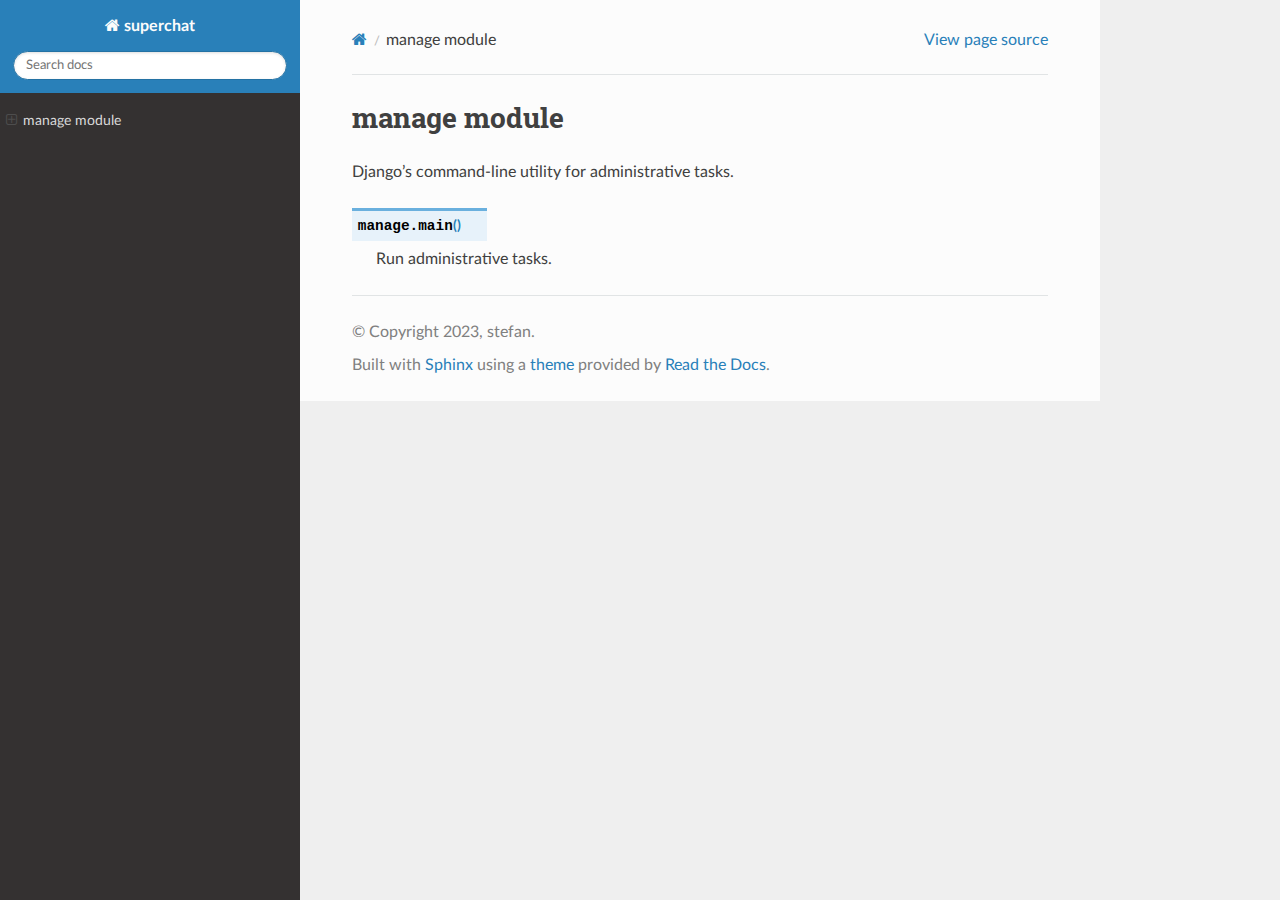
<file: docs/_build/html/manage.html>
<!DOCTYPE html>
<html class="writer-html5" lang="en" >
<head>
  <meta charset="utf-8" /><meta name="generator" content="Docutils 0.18.1: http://docutils.sourceforge.net/" />

  <meta name="viewport" content="width=device-width, initial-scale=1.0" />
  <title>manage module &mdash; superchat  documentation</title>
      <link rel="stylesheet" href="_static/pygments.css" type="text/css" />
      <link rel="stylesheet" href="_static/css/theme.css" type="text/css" />
  <!--[if lt IE 9]>
    <script src="_static/js/html5shiv.min.js"></script>
  <![endif]-->
  
        <script src="_static/jquery.js"></script>
        <script src="_static/_sphinx_javascript_frameworks_compat.js"></script>
        <script data-url_root="./" id="documentation_options" src="_static/documentation_options.js"></script>
        <script src="_static/doctools.js"></script>
        <script src="_static/sphinx_highlight.js"></script>
    <script src="_static/js/theme.js"></script>
    <link rel="index" title="Index" href="genindex.html" />
    <link rel="search" title="Search" href="search.html" /> 
</head>

<body class="wy-body-for-nav"> 
  <div class="wy-grid-for-nav">
    <nav data-toggle="wy-nav-shift" class="wy-nav-side">
      <div class="wy-side-scroll">
        <div class="wy-side-nav-search" >

          
          
          <a href="index.html" class="icon icon-home">
            superchat
          </a>
<div role="search">
  <form id="rtd-search-form" class="wy-form" action="search.html" method="get">
    <input type="text" name="q" placeholder="Search docs" aria-label="Search docs" />
    <input type="hidden" name="check_keywords" value="yes" />
    <input type="hidden" name="area" value="default" />
  </form>
</div>
        </div><div class="wy-menu wy-menu-vertical" data-spy="affix" role="navigation" aria-label="Navigation menu">
              <!-- Local TOC -->
              <div class="local-toc"><ul>
<li><a class="reference internal" href="#">manage module</a><ul>
<li><a class="reference internal" href="#manage.main"><code class="docutils literal notranslate"><span class="pre">main()</span></code></a></li>
</ul>
</li>
</ul>
</div>
        </div>
      </div>
    </nav>

    <section data-toggle="wy-nav-shift" class="wy-nav-content-wrap"><nav class="wy-nav-top" aria-label="Mobile navigation menu" >
          <i data-toggle="wy-nav-top" class="fa fa-bars"></i>
          <a href="index.html">superchat</a>
      </nav>

      <div class="wy-nav-content">
        <div class="rst-content">
          <div role="navigation" aria-label="Page navigation">
  <ul class="wy-breadcrumbs">
      <li><a href="index.html" class="icon icon-home" aria-label="Home"></a></li>
      <li class="breadcrumb-item active">manage module</li>
      <li class="wy-breadcrumbs-aside">
            <a href="_sources/manage.rst.txt" rel="nofollow"> View page source</a>
      </li>
  </ul>
  <hr/>
</div>
          <div role="main" class="document" itemscope="itemscope" itemtype="http://schema.org/Article">
           <div itemprop="articleBody">
             
  <section id="module-manage">
<span id="manage-module"></span><h1>manage module<a class="headerlink" href="#module-manage" title="Permalink to this heading"></a></h1>
<p>Django’s command-line utility for administrative tasks.</p>
<dl class="py function">
<dt class="sig sig-object py" id="manage.main">
<span class="sig-prename descclassname"><span class="pre">manage.</span></span><span class="sig-name descname"><span class="pre">main</span></span><span class="sig-paren">(</span><span class="sig-paren">)</span><a class="headerlink" href="#manage.main" title="Permalink to this definition"></a></dt>
<dd><p>Run administrative tasks.</p>
</dd></dl>

</section>


           </div>
          </div>
          <footer>

  <hr/>

  <div role="contentinfo">
    <p>&#169; Copyright 2023, stefan.</p>
  </div>

  Built with <a href="https://www.sphinx-doc.org/">Sphinx</a> using a
    <a href="https://github.com/readthedocs/sphinx_rtd_theme">theme</a>
    provided by <a href="https://readthedocs.org">Read the Docs</a>.
   

</footer>
        </div>
      </div>
    </section>
  </div>
  <script>
      jQuery(function () {
          SphinxRtdTheme.Navigation.enable(true);
      });
  </script> 

</body>
</html>
</file>
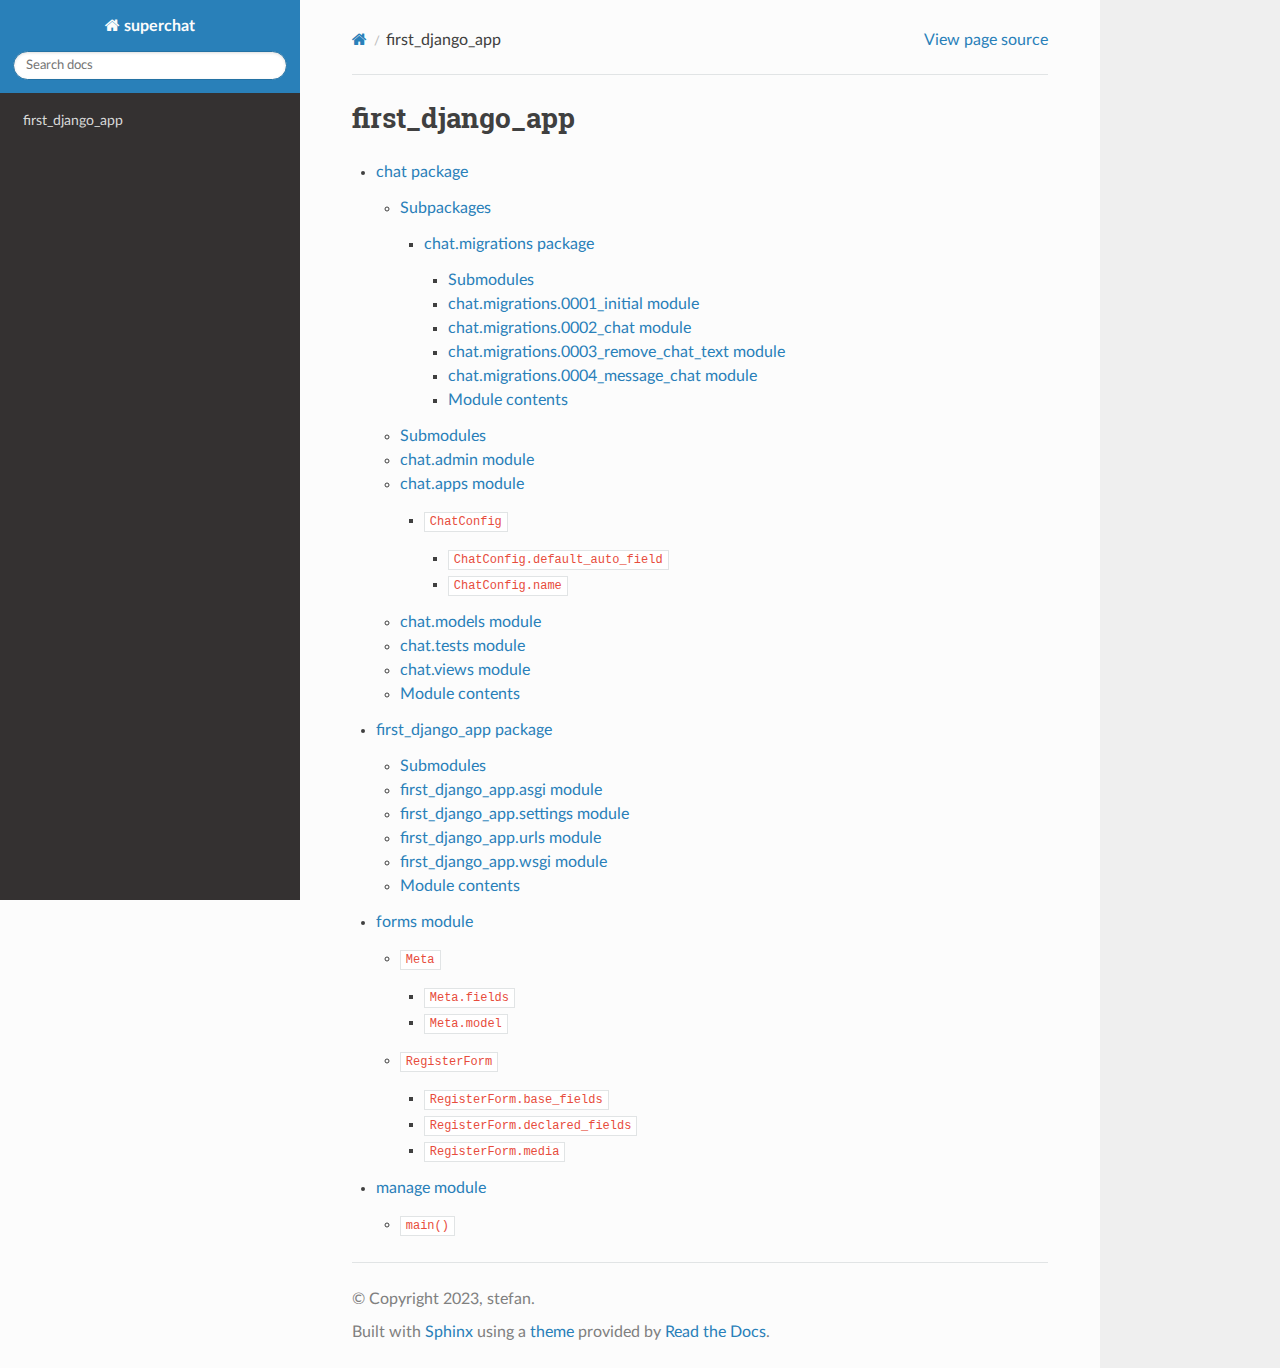
<file: docs/_build/html/modules.html>
<!DOCTYPE html>
<html class="writer-html5" lang="en" >
<head>
  <meta charset="utf-8" /><meta name="generator" content="Docutils 0.18.1: http://docutils.sourceforge.net/" />

  <meta name="viewport" content="width=device-width, initial-scale=1.0" />
  <title>first_django_app &mdash; superchat  documentation</title>
      <link rel="stylesheet" href="_static/pygments.css" type="text/css" />
      <link rel="stylesheet" href="_static/css/theme.css" type="text/css" />
  <!--[if lt IE 9]>
    <script src="_static/js/html5shiv.min.js"></script>
  <![endif]-->
  
        <script src="_static/jquery.js"></script>
        <script src="_static/_sphinx_javascript_frameworks_compat.js"></script>
        <script data-url_root="./" id="documentation_options" src="_static/documentation_options.js"></script>
        <script src="_static/doctools.js"></script>
        <script src="_static/sphinx_highlight.js"></script>
    <script src="_static/js/theme.js"></script>
    <link rel="index" title="Index" href="genindex.html" />
    <link rel="search" title="Search" href="search.html" /> 
</head>

<body class="wy-body-for-nav"> 
  <div class="wy-grid-for-nav">
    <nav data-toggle="wy-nav-shift" class="wy-nav-side">
      <div class="wy-side-scroll">
        <div class="wy-side-nav-search" >

          
          
          <a href="index.html" class="icon icon-home">
            superchat
          </a>
<div role="search">
  <form id="rtd-search-form" class="wy-form" action="search.html" method="get">
    <input type="text" name="q" placeholder="Search docs" aria-label="Search docs" />
    <input type="hidden" name="check_keywords" value="yes" />
    <input type="hidden" name="area" value="default" />
  </form>
</div>
        </div><div class="wy-menu wy-menu-vertical" data-spy="affix" role="navigation" aria-label="Navigation menu">
              <!-- Local TOC -->
              <div class="local-toc"><ul>
<li><a class="reference internal" href="#">first_django_app</a></li>
</ul>
</div>
        </div>
      </div>
    </nav>

    <section data-toggle="wy-nav-shift" class="wy-nav-content-wrap"><nav class="wy-nav-top" aria-label="Mobile navigation menu" >
          <i data-toggle="wy-nav-top" class="fa fa-bars"></i>
          <a href="index.html">superchat</a>
      </nav>

      <div class="wy-nav-content">
        <div class="rst-content">
          <div role="navigation" aria-label="Page navigation">
  <ul class="wy-breadcrumbs">
      <li><a href="index.html" class="icon icon-home" aria-label="Home"></a></li>
      <li class="breadcrumb-item active">first_django_app</li>
      <li class="wy-breadcrumbs-aside">
            <a href="_sources/modules.rst.txt" rel="nofollow"> View page source</a>
      </li>
  </ul>
  <hr/>
</div>
          <div role="main" class="document" itemscope="itemscope" itemtype="http://schema.org/Article">
           <div itemprop="articleBody">
             
  <section id="first-django-app">
<h1>first_django_app<a class="headerlink" href="#first-django-app" title="Permalink to this heading"></a></h1>
<div class="toctree-wrapper compound">
<ul>
<li class="toctree-l1"><a class="reference internal" href="chat.html">chat package</a><ul>
<li class="toctree-l2"><a class="reference internal" href="chat.html#subpackages">Subpackages</a><ul>
<li class="toctree-l3"><a class="reference internal" href="chat.migrations.html">chat.migrations package</a><ul>
<li class="toctree-l4"><a class="reference internal" href="chat.migrations.html#submodules">Submodules</a></li>
<li class="toctree-l4"><a class="reference internal" href="chat.migrations.html#chat-migrations-0001-initial-module">chat.migrations.0001_initial module</a></li>
<li class="toctree-l4"><a class="reference internal" href="chat.migrations.html#module-chat.migrations.0002_chat">chat.migrations.0002_chat module</a></li>
<li class="toctree-l4"><a class="reference internal" href="chat.migrations.html#module-chat.migrations.0003_remove_chat_text">chat.migrations.0003_remove_chat_text module</a></li>
<li class="toctree-l4"><a class="reference internal" href="chat.migrations.html#module-chat.migrations.0004_message_chat">chat.migrations.0004_message_chat module</a></li>
<li class="toctree-l4"><a class="reference internal" href="chat.migrations.html#module-chat.migrations">Module contents</a></li>
</ul>
</li>
</ul>
</li>
<li class="toctree-l2"><a class="reference internal" href="chat.html#submodules">Submodules</a></li>
<li class="toctree-l2"><a class="reference internal" href="chat.html#chat-admin-module">chat.admin module</a></li>
<li class="toctree-l2"><a class="reference internal" href="chat.html#module-chat.apps">chat.apps module</a><ul>
<li class="toctree-l3"><a class="reference internal" href="chat.html#chat.apps.ChatConfig"><code class="docutils literal notranslate"><span class="pre">ChatConfig</span></code></a><ul>
<li class="toctree-l4"><a class="reference internal" href="chat.html#chat.apps.ChatConfig.default_auto_field"><code class="docutils literal notranslate"><span class="pre">ChatConfig.default_auto_field</span></code></a></li>
<li class="toctree-l4"><a class="reference internal" href="chat.html#chat.apps.ChatConfig.name"><code class="docutils literal notranslate"><span class="pre">ChatConfig.name</span></code></a></li>
</ul>
</li>
</ul>
</li>
<li class="toctree-l2"><a class="reference internal" href="chat.html#chat-models-module">chat.models module</a></li>
<li class="toctree-l2"><a class="reference internal" href="chat.html#module-chat.tests">chat.tests module</a></li>
<li class="toctree-l2"><a class="reference internal" href="chat.html#chat-views-module">chat.views module</a></li>
<li class="toctree-l2"><a class="reference internal" href="chat.html#module-chat">Module contents</a></li>
</ul>
</li>
<li class="toctree-l1"><a class="reference internal" href="first_django_app.html">first_django_app package</a><ul>
<li class="toctree-l2"><a class="reference internal" href="first_django_app.html#submodules">Submodules</a></li>
<li class="toctree-l2"><a class="reference internal" href="first_django_app.html#module-first_django_app.asgi">first_django_app.asgi module</a></li>
<li class="toctree-l2"><a class="reference internal" href="first_django_app.html#module-first_django_app.settings">first_django_app.settings module</a></li>
<li class="toctree-l2"><a class="reference internal" href="first_django_app.html#module-first_django_app.urls">first_django_app.urls module</a></li>
<li class="toctree-l2"><a class="reference internal" href="first_django_app.html#module-first_django_app.wsgi">first_django_app.wsgi module</a></li>
<li class="toctree-l2"><a class="reference internal" href="first_django_app.html#module-first_django_app">Module contents</a></li>
</ul>
</li>
<li class="toctree-l1"><a class="reference internal" href="forms.html">forms module</a><ul>
<li class="toctree-l2"><a class="reference internal" href="forms.html#forms.Meta"><code class="docutils literal notranslate"><span class="pre">Meta</span></code></a><ul>
<li class="toctree-l3"><a class="reference internal" href="forms.html#forms.Meta.fields"><code class="docutils literal notranslate"><span class="pre">Meta.fields</span></code></a></li>
<li class="toctree-l3"><a class="reference internal" href="forms.html#forms.Meta.model"><code class="docutils literal notranslate"><span class="pre">Meta.model</span></code></a></li>
</ul>
</li>
<li class="toctree-l2"><a class="reference internal" href="forms.html#forms.RegisterForm"><code class="docutils literal notranslate"><span class="pre">RegisterForm</span></code></a><ul>
<li class="toctree-l3"><a class="reference internal" href="forms.html#forms.RegisterForm.base_fields"><code class="docutils literal notranslate"><span class="pre">RegisterForm.base_fields</span></code></a></li>
<li class="toctree-l3"><a class="reference internal" href="forms.html#forms.RegisterForm.declared_fields"><code class="docutils literal notranslate"><span class="pre">RegisterForm.declared_fields</span></code></a></li>
<li class="toctree-l3"><a class="reference internal" href="forms.html#forms.RegisterForm.media"><code class="docutils literal notranslate"><span class="pre">RegisterForm.media</span></code></a></li>
</ul>
</li>
</ul>
</li>
<li class="toctree-l1"><a class="reference internal" href="manage.html">manage module</a><ul>
<li class="toctree-l2"><a class="reference internal" href="manage.html#manage.main"><code class="docutils literal notranslate"><span class="pre">main()</span></code></a></li>
</ul>
</li>
</ul>
</div>
</section>


           </div>
          </div>
          <footer>

  <hr/>

  <div role="contentinfo">
    <p>&#169; Copyright 2023, stefan.</p>
  </div>

  Built with <a href="https://www.sphinx-doc.org/">Sphinx</a> using a
    <a href="https://github.com/readthedocs/sphinx_rtd_theme">theme</a>
    provided by <a href="https://readthedocs.org">Read the Docs</a>.
   

</footer>
        </div>
      </div>
    </section>
  </div>
  <script>
      jQuery(function () {
          SphinxRtdTheme.Navigation.enable(true);
      });
  </script> 

</body>
</html>
</file>
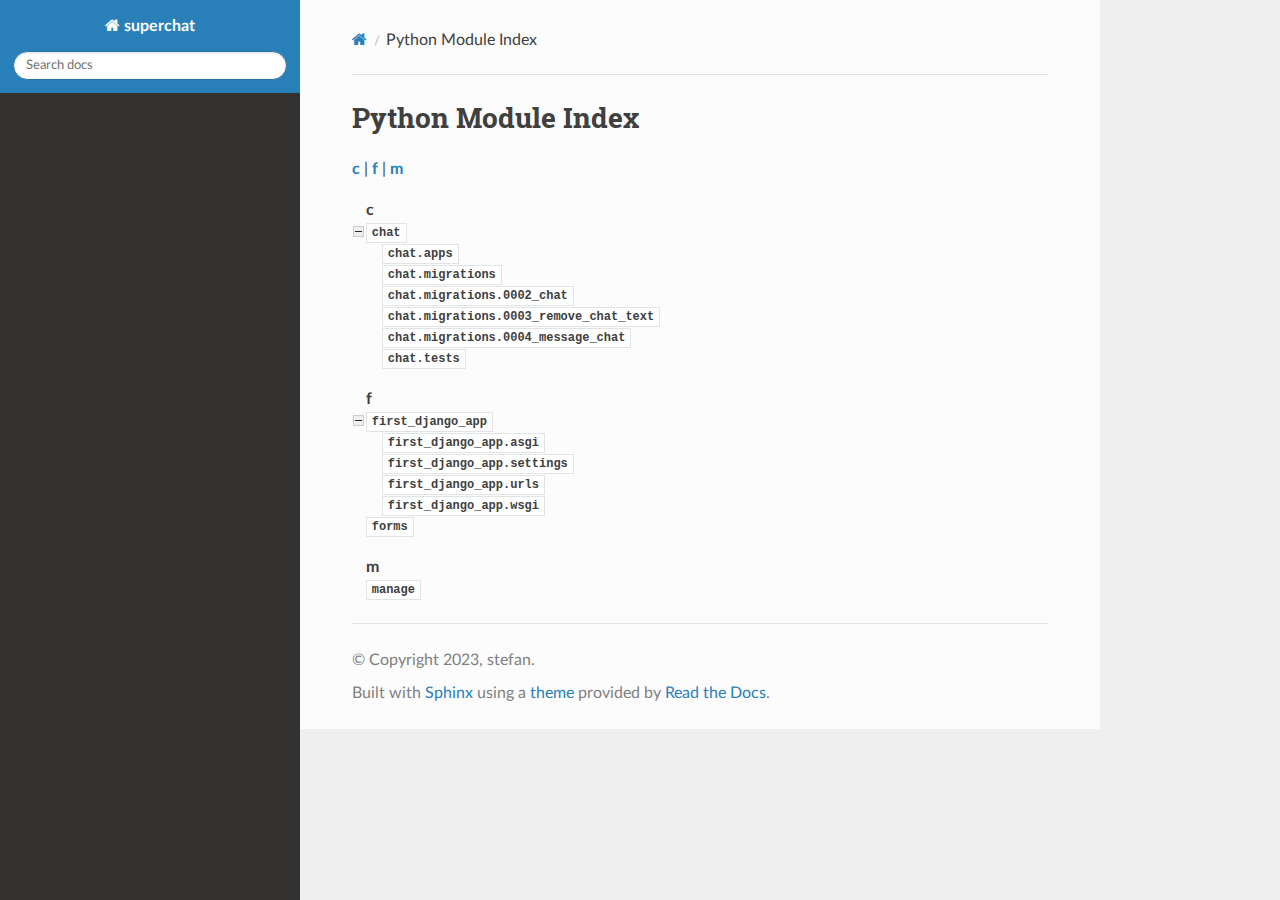
<file: docs/_build/html/py-modindex.html>
<!DOCTYPE html>
<html class="writer-html5" lang="en" >
<head>
  <meta charset="utf-8" />
  <meta name="viewport" content="width=device-width, initial-scale=1.0" />
  <title>Python Module Index &mdash; superchat  documentation</title>
      <link rel="stylesheet" href="_static/pygments.css" type="text/css" />
      <link rel="stylesheet" href="_static/css/theme.css" type="text/css" />
  <!--[if lt IE 9]>
    <script src="_static/js/html5shiv.min.js"></script>
  <![endif]-->
  
        <script src="_static/jquery.js"></script>
        <script src="_static/_sphinx_javascript_frameworks_compat.js"></script>
        <script data-url_root="./" id="documentation_options" src="_static/documentation_options.js"></script>
        <script src="_static/doctools.js"></script>
        <script src="_static/sphinx_highlight.js"></script>
    <script src="_static/js/theme.js"></script>
    <link rel="index" title="Index" href="genindex.html" />
    <link rel="search" title="Search" href="search.html" />
 


</head>

<body class="wy-body-for-nav"> 
  <div class="wy-grid-for-nav">
    <nav data-toggle="wy-nav-shift" class="wy-nav-side">
      <div class="wy-side-scroll">
        <div class="wy-side-nav-search" >

          
          
          <a href="index.html" class="icon icon-home">
            superchat
          </a>
<div role="search">
  <form id="rtd-search-form" class="wy-form" action="search.html" method="get">
    <input type="text" name="q" placeholder="Search docs" aria-label="Search docs" />
    <input type="hidden" name="check_keywords" value="yes" />
    <input type="hidden" name="area" value="default" />
  </form>
</div>
        </div><div class="wy-menu wy-menu-vertical" data-spy="affix" role="navigation" aria-label="Navigation menu">
              <!-- Local TOC -->
              <div class="local-toc"></div>
        </div>
      </div>
    </nav>

    <section data-toggle="wy-nav-shift" class="wy-nav-content-wrap"><nav class="wy-nav-top" aria-label="Mobile navigation menu" >
          <i data-toggle="wy-nav-top" class="fa fa-bars"></i>
          <a href="index.html">superchat</a>
      </nav>

      <div class="wy-nav-content">
        <div class="rst-content">
          <div role="navigation" aria-label="Page navigation">
  <ul class="wy-breadcrumbs">
      <li><a href="index.html" class="icon icon-home" aria-label="Home"></a></li>
      <li class="breadcrumb-item active">Python Module Index</li>
      <li class="wy-breadcrumbs-aside">
      </li>
  </ul>
  <hr/>
</div>
          <div role="main" class="document" itemscope="itemscope" itemtype="http://schema.org/Article">
           <div itemprop="articleBody">
             

   <h1>Python Module Index</h1>

   <div class="modindex-jumpbox">
   <a href="#cap-c"><strong>c</strong></a> | 
   <a href="#cap-f"><strong>f</strong></a> | 
   <a href="#cap-m"><strong>m</strong></a>
   </div>

   <table class="indextable modindextable">
     <tr class="pcap"><td></td><td>&#160;</td><td></td></tr>
     <tr class="cap" id="cap-c"><td></td><td>
       <strong>c</strong></td><td></td></tr>
     <tr>
       <td><img src="_static/minus.png" class="toggler"
              id="toggle-1" style="display: none" alt="-" /></td>
       <td>
       <a href="chat.html#module-chat"><code class="xref">chat</code></a></td><td>
       <em></em></td></tr>
     <tr class="cg-1">
       <td></td>
       <td>&#160;&#160;&#160;
       <a href="chat.html#module-chat.apps"><code class="xref">chat.apps</code></a></td><td>
       <em></em></td></tr>
     <tr class="cg-1">
       <td></td>
       <td>&#160;&#160;&#160;
       <a href="chat.migrations.html#module-chat.migrations"><code class="xref">chat.migrations</code></a></td><td>
       <em></em></td></tr>
     <tr class="cg-1">
       <td></td>
       <td>&#160;&#160;&#160;
       <a href="chat.migrations.html#module-chat.migrations.0002_chat"><code class="xref">chat.migrations.0002_chat</code></a></td><td>
       <em></em></td></tr>
     <tr class="cg-1">
       <td></td>
       <td>&#160;&#160;&#160;
       <a href="chat.migrations.html#module-chat.migrations.0003_remove_chat_text"><code class="xref">chat.migrations.0003_remove_chat_text</code></a></td><td>
       <em></em></td></tr>
     <tr class="cg-1">
       <td></td>
       <td>&#160;&#160;&#160;
       <a href="chat.migrations.html#module-chat.migrations.0004_message_chat"><code class="xref">chat.migrations.0004_message_chat</code></a></td><td>
       <em></em></td></tr>
     <tr class="cg-1">
       <td></td>
       <td>&#160;&#160;&#160;
       <a href="chat.html#module-chat.tests"><code class="xref">chat.tests</code></a></td><td>
       <em></em></td></tr>
     <tr class="pcap"><td></td><td>&#160;</td><td></td></tr>
     <tr class="cap" id="cap-f"><td></td><td>
       <strong>f</strong></td><td></td></tr>
     <tr>
       <td><img src="_static/minus.png" class="toggler"
              id="toggle-2" style="display: none" alt="-" /></td>
       <td>
       <a href="first_django_app.html#module-first_django_app"><code class="xref">first_django_app</code></a></td><td>
       <em></em></td></tr>
     <tr class="cg-2">
       <td></td>
       <td>&#160;&#160;&#160;
       <a href="first_django_app.html#module-first_django_app.asgi"><code class="xref">first_django_app.asgi</code></a></td><td>
       <em></em></td></tr>
     <tr class="cg-2">
       <td></td>
       <td>&#160;&#160;&#160;
       <a href="first_django_app.html#module-first_django_app.settings"><code class="xref">first_django_app.settings</code></a></td><td>
       <em></em></td></tr>
     <tr class="cg-2">
       <td></td>
       <td>&#160;&#160;&#160;
       <a href="first_django_app.html#module-first_django_app.urls"><code class="xref">first_django_app.urls</code></a></td><td>
       <em></em></td></tr>
     <tr class="cg-2">
       <td></td>
       <td>&#160;&#160;&#160;
       <a href="first_django_app.html#module-first_django_app.wsgi"><code class="xref">first_django_app.wsgi</code></a></td><td>
       <em></em></td></tr>
     <tr>
       <td></td>
       <td>
       <a href="forms.html#module-forms"><code class="xref">forms</code></a></td><td>
       <em></em></td></tr>
     <tr class="pcap"><td></td><td>&#160;</td><td></td></tr>
     <tr class="cap" id="cap-m"><td></td><td>
       <strong>m</strong></td><td></td></tr>
     <tr>
       <td></td>
       <td>
       <a href="manage.html#module-manage"><code class="xref">manage</code></a></td><td>
       <em></em></td></tr>
   </table>


           </div>
          </div>
          <footer>

  <hr/>

  <div role="contentinfo">
    <p>&#169; Copyright 2023, stefan.</p>
  </div>

  Built with <a href="https://www.sphinx-doc.org/">Sphinx</a> using a
    <a href="https://github.com/readthedocs/sphinx_rtd_theme">theme</a>
    provided by <a href="https://readthedocs.org">Read the Docs</a>.
   

</footer>
        </div>
      </div>
    </section>
  </div>
  <script>
      jQuery(function () {
          SphinxRtdTheme.Navigation.enable(true);
      });
  </script> 

</body>
</html>
</file>
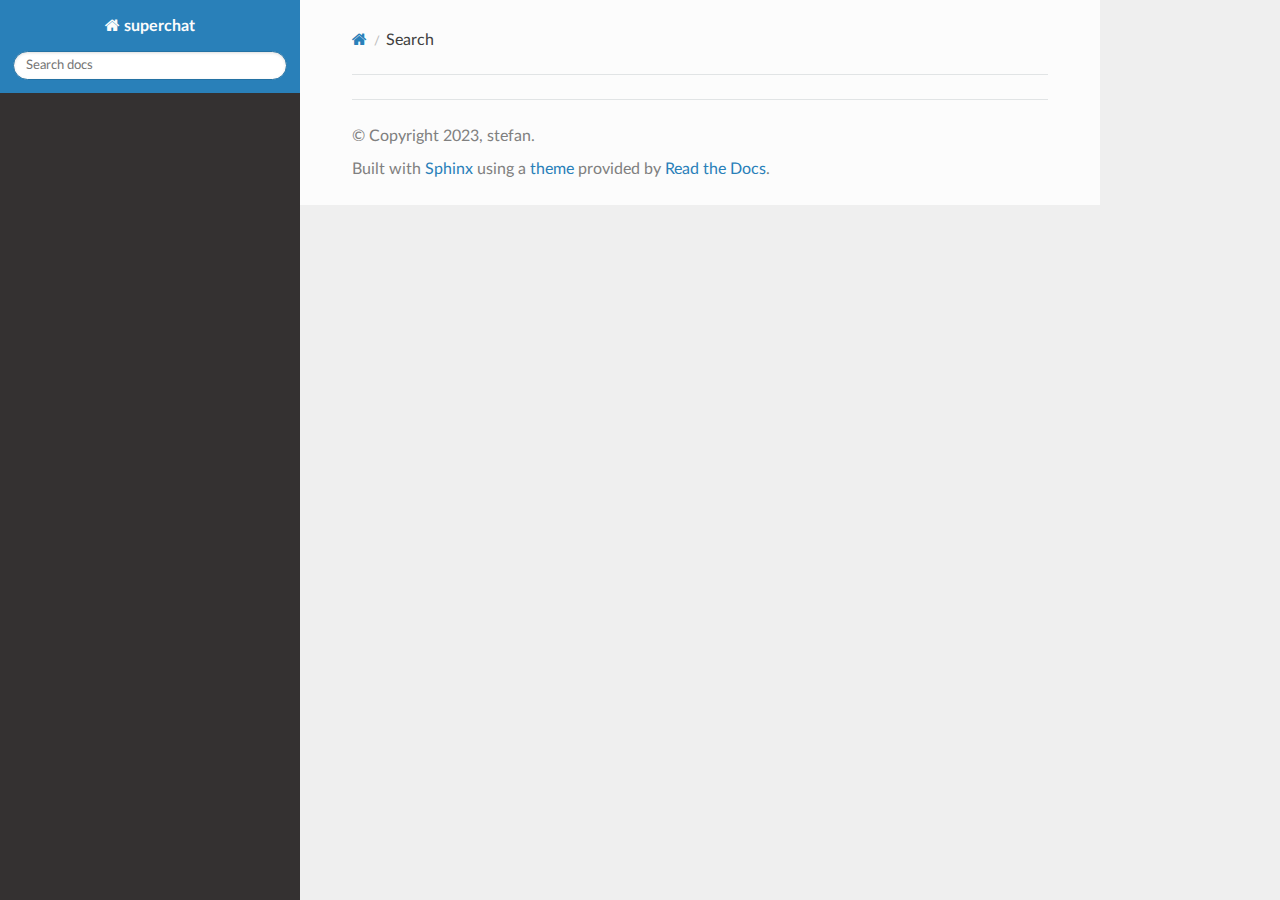
<file: docs/_build/html/search.html>
<!DOCTYPE html>
<html class="writer-html5" lang="en" >
<head>
  <meta charset="utf-8" />
  <meta name="viewport" content="width=device-width, initial-scale=1.0" />
  <title>Search &mdash; superchat  documentation</title>
      <link rel="stylesheet" href="_static/pygments.css" type="text/css" />
      <link rel="stylesheet" href="_static/css/theme.css" type="text/css" />
    
  <!--[if lt IE 9]>
    <script src="_static/js/html5shiv.min.js"></script>
  <![endif]-->
  
        <script src="_static/jquery.js"></script>
        <script src="_static/_sphinx_javascript_frameworks_compat.js"></script>
        <script data-url_root="./" id="documentation_options" src="_static/documentation_options.js"></script>
        <script src="_static/doctools.js"></script>
        <script src="_static/sphinx_highlight.js"></script>
    <script src="_static/js/theme.js"></script>
    <script src="_static/searchtools.js"></script>
    <script src="_static/language_data.js"></script>
    <link rel="index" title="Index" href="genindex.html" />
    <link rel="search" title="Search" href="#" /> 
</head>

<body class="wy-body-for-nav"> 
  <div class="wy-grid-for-nav">
    <nav data-toggle="wy-nav-shift" class="wy-nav-side">
      <div class="wy-side-scroll">
        <div class="wy-side-nav-search" >

          
          
          <a href="index.html" class="icon icon-home">
            superchat
          </a>
<div role="search">
  <form id="rtd-search-form" class="wy-form" action="#" method="get">
    <input type="text" name="q" placeholder="Search docs" aria-label="Search docs" />
    <input type="hidden" name="check_keywords" value="yes" />
    <input type="hidden" name="area" value="default" />
  </form>
</div>
        </div><div class="wy-menu wy-menu-vertical" data-spy="affix" role="navigation" aria-label="Navigation menu">
              <!-- Local TOC -->
              <div class="local-toc"></div>
        </div>
      </div>
    </nav>

    <section data-toggle="wy-nav-shift" class="wy-nav-content-wrap"><nav class="wy-nav-top" aria-label="Mobile navigation menu" >
          <i data-toggle="wy-nav-top" class="fa fa-bars"></i>
          <a href="index.html">superchat</a>
      </nav>

      <div class="wy-nav-content">
        <div class="rst-content">
          <div role="navigation" aria-label="Page navigation">
  <ul class="wy-breadcrumbs">
      <li><a href="index.html" class="icon icon-home" aria-label="Home"></a></li>
      <li class="breadcrumb-item active">Search</li>
      <li class="wy-breadcrumbs-aside">
      </li>
  </ul>
  <hr/>
</div>
          <div role="main" class="document" itemscope="itemscope" itemtype="http://schema.org/Article">
           <div itemprop="articleBody">
             
  <noscript>
  <div id="fallback" class="admonition warning">
    <p class="last">
      Please activate JavaScript to enable the search functionality.
    </p>
  </div>
  </noscript>

  
  <div id="search-results">
  
  </div>

           </div>
          </div>
          <footer>

  <hr/>

  <div role="contentinfo">
    <p>&#169; Copyright 2023, stefan.</p>
  </div>

  Built with <a href="https://www.sphinx-doc.org/">Sphinx</a> using a
    <a href="https://github.com/readthedocs/sphinx_rtd_theme">theme</a>
    provided by <a href="https://readthedocs.org">Read the Docs</a>.
   

</footer>
        </div>
      </div>
    </section>
  </div>
  <script>
      jQuery(function () {
          SphinxRtdTheme.Navigation.enable(true);
      });
  </script>
  <script>
    jQuery(function() { Search.loadIndex("searchindex.js"); });
  </script>
  
  <script id="searchindexloader"></script>
   


</body>
</html>
</file>
<file: docs/_build/html/_static/pygments.css>
pre { line-height: 125%; }
td.linenos .normal { color: inherit; background-color: transparent; padding-left: 5px; padding-right: 5px; }
span.linenos { color: inherit; background-color: transparent; padding-left: 5px; padding-right: 5px; }
td.linenos .special { color: #000000; background-color: #ffffc0; padding-left: 5px; padding-right: 5px; }
span.linenos.special { color: #000000; background-color: #ffffc0; padding-left: 5px; padding-right: 5px; }
.highlight .hll { background-color: #ffffcc }
.highlight { background: #f8f8f8; }
.highlight .c { color: #3D7B7B; font-style: italic } /* Comment */
.highlight .err { border: 1px solid #FF0000 } /* Error */
.highlight .k { color: #008000; font-weight: bold } /* Keyword */
.highlight .o { color: #666666 } /* Operator */
.highlight .ch { color: #3D7B7B; font-style: italic } /* Comment.Hashbang */
.highlight .cm { color: #3D7B7B; font-style: italic } /* Comment.Multiline */
.highlight .cp { color: #9C6500 } /* Comment.Preproc */
.highlight .cpf { color: #3D7B7B; font-style: italic } /* Comment.PreprocFile */
.highlight .c1 { color: #3D7B7B; font-style: italic } /* Comment.Single */
.highlight .cs { color: #3D7B7B; font-style: italic } /* Comment.Special */
.highlight .gd { color: #A00000 } /* Generic.Deleted */
.highlight .ge { font-style: italic } /* Generic.Emph */
.highlight .gr { color: #E40000 } /* Generic.Error */
.highlight .gh { color: #000080; font-weight: bold } /* Generic.Heading */
.highlight .gi { color: #008400 } /* Generic.Inserted */
.highlight .go { color: #717171 } /* Generic.Output */
.highlight .gp { color: #000080; font-weight: bold } /* Generic.Prompt */
.highlight .gs { font-weight: bold } /* Generic.Strong */
.highlight .gu { color: #800080; font-weight: bold } /* Generic.Subheading */
.highlight .gt { color: #0044DD } /* Generic.Traceback */
.highlight .kc { color: #008000; font-weight: bold } /* Keyword.Constant */
.highlight .kd { color: #008000; font-weight: bold } /* Keyword.Declaration */
.highlight .kn { color: #008000; font-weight: bold } /* Keyword.Namespace */
.highlight .kp { color: #008000 } /* Keyword.Pseudo */
.highlight .kr { color: #008000; font-weight: bold } /* Keyword.Reserved */
.highlight .kt { color: #B00040 } /* Keyword.Type */
.highlight .m { color: #666666 } /* Literal.Number */
.highlight .s { color: #BA2121 } /* Literal.String */
.highlight .na { color: #687822 } /* Name.Attribute */
.highlight .nb { color: #008000 } /* Name.Builtin */
.highlight .nc { color: #0000FF; font-weight: bold } /* Name.Class */
.highlight .no { color: #880000 } /* Name.Constant */
.highlight .nd { color: #AA22FF } /* Name.Decorator */
.highlight .ni { color: #717171; font-weight: bold } /* Name.Entity */
.highlight .ne { color: #CB3F38; font-weight: bold } /* Name.Exception */
.highlight .nf { color: #0000FF } /* Name.Function */
.highlight .nl { color: #767600 } /* Name.Label */
.highlight .nn { color: #0000FF; font-weight: bold } /* Name.Namespace */
.highlight .nt { color: #008000; font-weight: bold } /* Name.Tag */
.highlight .nv { color: #19177C } /* Name.Variable */
.highlight .ow { color: #AA22FF; font-weight: bold } /* Operator.Word */
.highlight .w { color: #bbbbbb } /* Text.Whitespace */
.highlight .mb { color: #666666 } /* Literal.Number.Bin */
.highlight .mf { color: #666666 } /* Literal.Number.Float */
.highlight .mh { color: #666666 } /* Literal.Number.Hex */
.highlight .mi { color: #666666 } /* Literal.Number.Integer */
.highlight .mo { color: #666666 } /* Literal.Number.Oct */
.highlight .sa { color: #BA2121 } /* Literal.String.Affix */
.highlight .sb { color: #BA2121 } /* Literal.String.Backtick */
.highlight .sc { color: #BA2121 } /* Literal.String.Char */
.highlight .dl { color: #BA2121 } /* Literal.String.Delimiter */
.highlight .sd { color: #BA2121; font-style: italic } /* Literal.String.Doc */
.highlight .s2 { color: #BA2121 } /* Literal.String.Double */
.highlight .se { color: #AA5D1F; font-weight: bold } /* Literal.String.Escape */
.highlight .sh { color: #BA2121 } /* Literal.String.Heredoc */
.highlight .si { color: #A45A77; font-weight: bold } /* Literal.String.Interpol */
.highlight .sx { color: #008000 } /* Literal.String.Other */
.highlight .sr { color: #A45A77 } /* Literal.String.Regex */
.highlight .s1 { color: #BA2121 } /* Literal.String.Single */
.highlight .ss { color: #19177C } /* Literal.String.Symbol */
.highlight .bp { color: #008000 } /* Name.Builtin.Pseudo */
.highlight .fm { color: #0000FF } /* Name.Function.Magic */
.highlight .vc { color: #19177C } /* Name.Variable.Class */
.highlight .vg { color: #19177C } /* Name.Variable.Global */
.highlight .vi { color: #19177C } /* Name.Variable.Instance */
.highlight .vm { color: #19177C } /* Name.Variable.Magic */
.highlight .il { color: #666666 } /* Literal.Number.Integer.Long */
</file>
<file: docs/_build/html/_static/css/theme.css>
html{box-sizing:border-box}*,:after,:before{box-sizing:inherit}article,aside,details,figcaption,figure,footer,header,hgroup,nav,section{display:block}audio,canvas,video{display:inline-block;*display:inline;*zoom:1}[hidden],audio:not([controls]){display:none}*{-webkit-box-sizing:border-box;-moz-box-sizing:border-box;box-sizing:border-box}html{font-size:100%;-webkit-text-size-adjust:100%;-ms-text-size-adjust:100%}body{margin:0}a:active,a:hover{outline:0}abbr[title]{border-bottom:1px dotted}b,strong{font-weight:700}blockquote{margin:0}dfn{font-style:italic}ins{background:#ff9;text-decoration:none}ins,mark{color:#000}mark{background:#ff0;font-style:italic;font-weight:700}.rst-content code,.rst-content tt,code,kbd,pre,samp{font-family:monospace,serif;_font-family:courier new,monospace;font-size:1em}pre{white-space:pre}q{quotes:none}q:after,q:before{content:"";content:none}small{font-size:85%}sub,sup{font-size:75%;line-height:0;position:relative;vertical-align:baseline}sup{top:-.5em}sub{bottom:-.25em}dl,ol,ul{margin:0;padding:0;list-style:none;list-style-image:none}li{list-style:none}dd{margin:0}img{border:0;-ms-interpolation-mode:bicubic;vertical-align:middle;max-width:100%}svg:not(:root){overflow:hidden}figure,form{margin:0}label{cursor:pointer}button,input,select,textarea{font-size:100%;margin:0;vertical-align:baseline;*vertical-align:middle}button,input{line-height:normal}button,input[type=button],input[type=reset],input[type=submit]{cursor:pointer;-webkit-appearance:button;*overflow:visible}button[disabled],input[disabled]{cursor:default}input[type=search]{-webkit-appearance:textfield;-moz-box-sizing:content-box;-webkit-box-sizing:content-box;box-sizing:content-box}textarea{resize:vertical}table{border-collapse:collapse;border-spacing:0}td{vertical-align:top}.chromeframe{margin:.2em 0;background:#ccc;color:#000;padding:.2em 0}.ir{display:block;border:0;text-indent:-999em;overflow:hidden;background-color:transparent;background-repeat:no-repeat;text-align:left;direction:ltr;*line-height:0}.ir br{display:none}.hidden{display:none!important;visibility:hidden}.visuallyhidden{border:0;clip:rect(0 0 0 0);height:1px;margin:-1px;overflow:hidden;padding:0;position:absolute;width:1px}.visuallyhidden.focusable:active,.visuallyhidden.focusable:focus{clip:auto;height:auto;margin:0;overflow:visible;position:static;width:auto}.invisible{visibility:hidden}.relative{position:relative}big,small{font-size:100%}@media print{body,html,section{background:none!important}*{box-shadow:none!important;text-shadow:none!important;filter:none!important;-ms-filter:none!important}a,a:visited{text-decoration:underline}.ir a:after,a[href^="#"]:after,a[href^="javascript:"]:after{content:""}blockquote,pre{page-break-inside:avoid}thead{display:table-header-group}img,tr{page-break-inside:avoid}img{max-width:100%!important}@page{margin:.5cm}.rst-content .toctree-wrapper>p.caption,h2,h3,p{orphans:3;widows:3}.rst-content .toctree-wrapper>p.caption,h2,h3{page-break-after:avoid}}.btn,.fa:before,.icon:before,.rst-content .admonition,.rst-content .admonition-title:before,.rst-content .admonition-todo,.rst-content .attention,.rst-content .caution,.rst-content .code-block-caption .headerlink:before,.rst-content .danger,.rst-content .eqno .headerlink:before,.rst-content .error,.rst-content .hint,.rst-content .important,.rst-content .note,.rst-content .seealso,.rst-content .tip,.rst-content .warning,.rst-content code.download span:first-child:before,.rst-content dl dt .headerlink:before,.rst-content h1 .headerlink:before,.rst-content h2 .headerlink:before,.rst-content h3 .headerlink:before,.rst-content h4 .headerlink:before,.rst-content h5 .headerlink:before,.rst-content h6 .headerlink:before,.rst-content p.caption .headerlink:before,.rst-content p .headerlink:before,.rst-content table>caption .headerlink:before,.rst-content tt.download span:first-child:before,.wy-alert,.wy-dropdown .caret:before,.wy-inline-validate.wy-inline-validate-danger .wy-input-context:before,.wy-inline-validate.wy-inline-validate-info .wy-input-context:before,.wy-inline-validate.wy-inline-validate-success .wy-input-context:before,.wy-inline-validate.wy-inline-validate-warning .wy-input-context:before,.wy-menu-vertical li.current>a button.toctree-expand:before,.wy-menu-vertical li.on a button.toctree-expand:before,.wy-menu-vertical li button.toctree-expand:before,input[type=color],input[type=date],input[type=datetime-local],input[type=datetime],input[type=email],input[type=month],input[type=number],input[type=password],input[type=search],input[type=tel],input[type=text],input[type=time],input[type=url],input[type=week],select,textarea{-webkit-font-smoothing:antialiased}.clearfix{*zoom:1}.clearfix:after,.clearfix:before{display:table;content:""}.clearfix:after{clear:both}/*!
 *  Font Awesome 4.7.0 by @davegandy - http://fontawesome.io - @fontawesome
 *  License - http://fontawesome.io/license (Font: SIL OFL 1.1, CSS: MIT License)
 */@font-face{font-family:FontAwesome;src:url(fonts/fontawesome-webfont.eot?674f50d287a8c48dc19ba404d20fe713);src:url(fonts/fontawesome-webfont.eot?674f50d287a8c48dc19ba404d20fe713?#iefix&v=4.7.0) format("embedded-opentype"),url(fonts/fontawesome-webfont.woff2?af7ae505a9eed503f8b8e6982036873e) format("woff2"),url(fonts/fontawesome-webfont.woff?fee66e712a8a08eef5805a46892932ad) format("woff"),url(fonts/fontawesome-webfont.ttf?b06871f281fee6b241d60582ae9369b9) format("truetype"),url(fonts/fontawesome-webfont.svg?912ec66d7572ff821749319396470bde#fontawesomeregular) format("svg");font-weight:400;font-style:normal}.fa,.icon,.rst-content .admonition-title,.rst-content .code-block-caption .headerlink,.rst-content .eqno .headerlink,.rst-content code.download span:first-child,.rst-content dl dt .headerlink,.rst-content h1 .headerlink,.rst-content h2 .headerlink,.rst-content h3 .headerlink,.rst-content h4 .headerlink,.rst-content h5 .headerlink,.rst-content h6 .headerlink,.rst-content p.caption .headerlink,.rst-content p .headerlink,.rst-content table>caption .headerlink,.rst-content tt.download span:first-child,.wy-menu-vertical li.current>a button.toctree-expand,.wy-menu-vertical li.on a button.toctree-expand,.wy-menu-vertical li button.toctree-expand{display:inline-block;font:normal normal normal 14px/1 FontAwesome;font-size:inherit;text-rendering:auto;-webkit-font-smoothing:antialiased;-moz-osx-font-smoothing:grayscale}.fa-lg{font-size:1.33333em;line-height:.75em;vertical-align:-15%}.fa-2x{font-size:2em}.fa-3x{font-size:3em}.fa-4x{font-size:4em}.fa-5x{font-size:5em}.fa-fw{width:1.28571em;text-align:center}.fa-ul{padding-left:0;margin-left:2.14286em;list-style-type:none}.fa-ul>li{position:relative}.fa-li{position:absolute;left:-2.14286em;width:2.14286em;top:.14286em;text-align:center}.fa-li.fa-lg{left:-1.85714em}.fa-border{padding:.2em .25em .15em;border:.08em solid #eee;border-radius:.1em}.fa-pull-left{float:left}.fa-pull-right{float:right}.fa-pull-left.icon,.fa.fa-pull-left,.rst-content .code-block-caption .fa-pull-left.headerlink,.rst-content .eqno .fa-pull-left.headerlink,.rst-content .fa-pull-left.admonition-title,.rst-content code.download span.fa-pull-left:first-child,.rst-content dl dt .fa-pull-left.headerlink,.rst-content h1 .fa-pull-left.headerlink,.rst-content h2 .fa-pull-left.headerlink,.rst-content h3 .fa-pull-left.headerlink,.rst-content h4 .fa-pull-left.headerlink,.rst-content h5 .fa-pull-left.headerlink,.rst-content h6 .fa-pull-left.headerlink,.rst-content p .fa-pull-left.headerlink,.rst-content table>caption .fa-pull-left.headerlink,.rst-content tt.download span.fa-pull-left:first-child,.wy-menu-vertical li.current>a button.fa-pull-left.toctree-expand,.wy-menu-vertical li.on a button.fa-pull-left.toctree-expand,.wy-menu-vertical li button.fa-pull-left.toctree-expand{margin-right:.3em}.fa-pull-right.icon,.fa.fa-pull-right,.rst-content .code-block-caption .fa-pull-right.headerlink,.rst-content .eqno .fa-pull-right.headerlink,.rst-content .fa-pull-right.admonition-title,.rst-content code.download span.fa-pull-right:first-child,.rst-content dl dt .fa-pull-right.headerlink,.rst-content h1 .fa-pull-right.headerlink,.rst-content h2 .fa-pull-right.headerlink,.rst-content h3 .fa-pull-right.headerlink,.rst-content h4 .fa-pull-right.headerlink,.rst-content h5 .fa-pull-right.headerlink,.rst-content h6 .fa-pull-right.headerlink,.rst-content p .fa-pull-right.headerlink,.rst-content table>caption .fa-pull-right.headerlink,.rst-content tt.download span.fa-pull-right:first-child,.wy-menu-vertical li.current>a button.fa-pull-right.toctree-expand,.wy-menu-vertical li.on a button.fa-pull-right.toctree-expand,.wy-menu-vertical li button.fa-pull-right.toctree-expand{margin-left:.3em}.pull-right{float:right}.pull-left{float:left}.fa.pull-left,.pull-left.icon,.rst-content .code-block-caption .pull-left.headerlink,.rst-content .eqno .pull-left.headerlink,.rst-content .pull-left.admonition-title,.rst-content code.download span.pull-left:first-child,.rst-content dl dt .pull-left.headerlink,.rst-content h1 .pull-left.headerlink,.rst-content h2 .pull-left.headerlink,.rst-content h3 .pull-left.headerlink,.rst-content h4 .pull-left.headerlink,.rst-content h5 .pull-left.headerlink,.rst-content h6 .pull-left.headerlink,.rst-content p .pull-left.headerlink,.rst-content table>caption .pull-left.headerlink,.rst-content tt.download span.pull-left:first-child,.wy-menu-vertical li.current>a button.pull-left.toctree-expand,.wy-menu-vertical li.on a button.pull-left.toctree-expand,.wy-menu-vertical li button.pull-left.toctree-expand{margin-right:.3em}.fa.pull-right,.pull-right.icon,.rst-content .code-block-caption .pull-right.headerlink,.rst-content .eqno .pull-right.headerlink,.rst-content .pull-right.admonition-title,.rst-content code.download span.pull-right:first-child,.rst-content dl dt .pull-right.headerlink,.rst-content h1 .pull-right.headerlink,.rst-content h2 .pull-right.headerlink,.rst-content h3 .pull-right.headerlink,.rst-content h4 .pull-right.headerlink,.rst-content h5 .pull-right.headerlink,.rst-content h6 .pull-right.headerlink,.rst-content p .pull-right.headerlink,.rst-content table>caption .pull-right.headerlink,.rst-content tt.download span.pull-right:first-child,.wy-menu-vertical li.current>a button.pull-right.toctree-expand,.wy-menu-vertical li.on a button.pull-right.toctree-expand,.wy-menu-vertical li button.pull-right.toctree-expand{margin-left:.3em}.fa-spin{-webkit-animation:fa-spin 2s linear infinite;animation:fa-spin 2s linear infinite}.fa-pulse{-webkit-animation:fa-spin 1s steps(8) infinite;animation:fa-spin 1s steps(8) infinite}@-webkit-keyframes fa-spin{0%{-webkit-transform:rotate(0deg);transform:rotate(0deg)}to{-webkit-transform:rotate(359deg);transform:rotate(359deg)}}@keyframes fa-spin{0%{-webkit-transform:rotate(0deg);transform:rotate(0deg)}to{-webkit-transform:rotate(359deg);transform:rotate(359deg)}}.fa-rotate-90{-ms-filter:"progid:DXImageTransform.Microsoft.BasicImage(rotation=1)";-webkit-transform:rotate(90deg);-ms-transform:rotate(90deg);transform:rotate(90deg)}.fa-rotate-180{-ms-filter:"progid:DXImageTransform.Microsoft.BasicImage(rotation=2)";-webkit-transform:rotate(180deg);-ms-transform:rotate(180deg);transform:rotate(180deg)}.fa-rotate-270{-ms-filter:"progid:DXImageTransform.Microsoft.BasicImage(rotation=3)";-webkit-transform:rotate(270deg);-ms-transform:rotate(270deg);transform:rotate(270deg)}.fa-flip-horizontal{-ms-filter:"progid:DXImageTransform.Microsoft.BasicImage(rotation=0, mirror=1)";-webkit-transform:scaleX(-1);-ms-transform:scaleX(-1);transform:scaleX(-1)}.fa-flip-vertical{-ms-filter:"progid:DXImageTransform.Microsoft.BasicImage(rotation=2, mirror=1)";-webkit-transform:scaleY(-1);-ms-transform:scaleY(-1);transform:scaleY(-1)}:root .fa-flip-horizontal,:root .fa-flip-vertical,:root .fa-rotate-90,:root .fa-rotate-180,:root .fa-rotate-270{filter:none}.fa-stack{position:relative;display:inline-block;width:2em;height:2em;line-height:2em;vertical-align:middle}.fa-stack-1x,.fa-stack-2x{position:absolute;left:0;width:100%;text-align:center}.fa-stack-1x{line-height:inherit}.fa-stack-2x{font-size:2em}.fa-inverse{color:#fff}.fa-glass:before{content:""}.fa-music:before{content:""}.fa-search:before,.icon-search:before{content:""}.fa-envelope-o:before{content:""}.fa-heart:before{content:""}.fa-star:before{content:""}.fa-star-o:before{content:""}.fa-user:before{content:""}.fa-film:before{content:""}.fa-th-large:before{content:""}.fa-th:before{content:""}.fa-th-list:before{content:""}.fa-check:before{content:""}.fa-close:before,.fa-remove:before,.fa-times:before{content:""}.fa-search-plus:before{content:""}.fa-search-minus:before{content:""}.fa-power-off:before{content:""}.fa-signal:before{content:""}.fa-cog:before,.fa-gear:before{content:""}.fa-trash-o:before{content:""}.fa-home:before,.icon-home:before{content:""}.fa-file-o:before{content:""}.fa-clock-o:before{content:""}.fa-road:before{content:""}.fa-download:before,.rst-content code.download span:first-child:before,.rst-content tt.download span:first-child:before{content:""}.fa-arrow-circle-o-down:before{content:""}.fa-arrow-circle-o-up:before{content:""}.fa-inbox:before{content:""}.fa-play-circle-o:before{content:""}.fa-repeat:before,.fa-rotate-right:before{content:""}.fa-refresh:before{content:""}.fa-list-alt:before{content:""}.fa-lock:before{content:""}.fa-flag:before{content:""}.fa-headphones:before{content:""}.fa-volume-off:before{content:""}.fa-volume-down:before{content:""}.fa-volume-up:before{content:""}.fa-qrcode:before{content:""}.fa-barcode:before{content:""}.fa-tag:before{content:""}.fa-tags:before{content:""}.fa-book:before,.icon-book:before{content:""}.fa-bookmark:before{content:""}.fa-print:before{content:""}.fa-camera:before{content:""}.fa-font:before{content:""}.fa-bold:before{content:""}.fa-italic:before{content:""}.fa-text-height:before{content:""}.fa-text-width:before{content:""}.fa-align-left:before{content:""}.fa-align-center:before{content:""}.fa-align-right:before{content:""}.fa-align-justify:before{content:""}.fa-list:before{content:""}.fa-dedent:before,.fa-outdent:before{content:""}.fa-indent:before{content:""}.fa-video-camera:before{content:""}.fa-image:before,.fa-photo:before,.fa-picture-o:before{content:""}.fa-pencil:before{content:""}.fa-map-marker:before{content:""}.fa-adjust:before{content:""}.fa-tint:before{content:""}.fa-edit:before,.fa-pencil-square-o:before{content:""}.fa-share-square-o:before{content:""}.fa-check-square-o:before{content:""}.fa-arrows:before{content:""}.fa-step-backward:before{content:""}.fa-fast-backward:before{content:""}.fa-backward:before{content:""}.fa-play:before{content:""}.fa-pause:before{content:""}.fa-stop:before{content:""}.fa-forward:before{content:""}.fa-fast-forward:before{content:""}.fa-step-forward:before{content:""}.fa-eject:before{content:""}.fa-chevron-left:before{content:""}.fa-chevron-right:before{content:""}.fa-plus-circle:before{content:""}.fa-minus-circle:before{content:""}.fa-times-circle:before,.wy-inline-validate.wy-inline-validate-danger .wy-input-context:before{content:""}.fa-check-circle:before,.wy-inline-validate.wy-inline-validate-success .wy-input-context:before{content:""}.fa-question-circle:before{content:""}.fa-info-circle:before{content:""}.fa-crosshairs:before{content:""}.fa-times-circle-o:before{content:""}.fa-check-circle-o:before{content:""}.fa-ban:before{content:""}.fa-arrow-left:before{content:""}.fa-arrow-right:before{content:""}.fa-arrow-up:before{content:""}.fa-arrow-down:before{content:""}.fa-mail-forward:before,.fa-share:before{content:""}.fa-expand:before{content:""}.fa-compress:before{content:""}.fa-plus:before{content:""}.fa-minus:before{content:""}.fa-asterisk:before{content:""}.fa-exclamation-circle:before,.rst-content .admonition-title:before,.wy-inline-validate.wy-inline-validate-info .wy-input-context:before,.wy-inline-validate.wy-inline-validate-warning .wy-input-context:before{content:""}.fa-gift:before{content:""}.fa-leaf:before{content:""}.fa-fire:before,.icon-fire:before{content:""}.fa-eye:before{content:""}.fa-eye-slash:before{content:""}.fa-exclamation-triangle:before,.fa-warning:before{content:""}.fa-plane:before{content:""}.fa-calendar:before{content:""}.fa-random:before{content:""}.fa-comment:before{content:""}.fa-magnet:before{content:""}.fa-chevron-up:before{content:""}.fa-chevron-down:before{content:""}.fa-retweet:before{content:""}.fa-shopping-cart:before{content:""}.fa-folder:before{content:""}.fa-folder-open:before{content:""}.fa-arrows-v:before{content:""}.fa-arrows-h:before{content:""}.fa-bar-chart-o:before,.fa-bar-chart:before{content:""}.fa-twitter-square:before{content:""}.fa-facebook-square:before{content:""}.fa-camera-retro:before{content:""}.fa-key:before{content:""}.fa-cogs:before,.fa-gears:before{content:""}.fa-comments:before{content:""}.fa-thumbs-o-up:before{content:""}.fa-thumbs-o-down:before{content:""}.fa-star-half:before{content:""}.fa-heart-o:before{content:""}.fa-sign-out:before{content:""}.fa-linkedin-square:before{content:""}.fa-thumb-tack:before{content:""}.fa-external-link:before{content:""}.fa-sign-in:before{content:""}.fa-trophy:before{content:""}.fa-github-square:before{content:""}.fa-upload:before{content:""}.fa-lemon-o:before{content:""}.fa-phone:before{content:""}.fa-square-o:before{content:""}.fa-bookmark-o:before{content:""}.fa-phone-square:before{content:""}.fa-twitter:before{content:""}.fa-facebook-f:before,.fa-facebook:before{content:""}.fa-github:before,.icon-github:before{content:""}.fa-unlock:before{content:""}.fa-credit-card:before{content:""}.fa-feed:before,.fa-rss:before{content:""}.fa-hdd-o:before{content:""}.fa-bullhorn:before{content:""}.fa-bell:before{content:""}.fa-certificate:before{content:""}.fa-hand-o-right:before{content:""}.fa-hand-o-left:before{content:""}.fa-hand-o-up:before{content:""}.fa-hand-o-down:before{content:""}.fa-arrow-circle-left:before,.icon-circle-arrow-left:before{content:""}.fa-arrow-circle-right:before,.icon-circle-arrow-right:before{content:""}.fa-arrow-circle-up:before{content:""}.fa-arrow-circle-down:before{content:""}.fa-globe:before{content:""}.fa-wrench:before{content:""}.fa-tasks:before{content:""}.fa-filter:before{content:""}.fa-briefcase:before{content:""}.fa-arrows-alt:before{content:""}.fa-group:before,.fa-users:before{content:""}.fa-chain:before,.fa-link:before,.icon-link:before{content:""}.fa-cloud:before{content:""}.fa-flask:before{content:""}.fa-cut:before,.fa-scissors:before{content:""}.fa-copy:before,.fa-files-o:before{content:""}.fa-paperclip:before{content:""}.fa-floppy-o:before,.fa-save:before{content:""}.fa-square:before{content:""}.fa-bars:before,.fa-navicon:before,.fa-reorder:before{content:""}.fa-list-ul:before{content:""}.fa-list-ol:before{content:""}.fa-strikethrough:before{content:""}.fa-underline:before{content:""}.fa-table:before{content:""}.fa-magic:before{content:""}.fa-truck:before{content:""}.fa-pinterest:before{content:""}.fa-pinterest-square:before{content:""}.fa-google-plus-square:before{content:""}.fa-google-plus:before{content:""}.fa-money:before{content:""}.fa-caret-down:before,.icon-caret-down:before,.wy-dropdown .caret:before{content:""}.fa-caret-up:before{content:""}.fa-caret-left:before{content:""}.fa-caret-right:before{content:""}.fa-columns:before{content:""}.fa-sort:before,.fa-unsorted:before{content:""}.fa-sort-desc:before,.fa-sort-down:before{content:""}.fa-sort-asc:before,.fa-sort-up:before{content:""}.fa-envelope:before{content:""}.fa-linkedin:before{content:""}.fa-rotate-left:before,.fa-undo:before{content:""}.fa-gavel:before,.fa-legal:before{content:""}.fa-dashboard:before,.fa-tachometer:before{content:""}.fa-comment-o:before{content:""}.fa-comments-o:before{content:""}.fa-bolt:before,.fa-flash:before{content:""}.fa-sitemap:before{content:""}.fa-umbrella:before{content:""}.fa-clipboard:before,.fa-paste:before{content:""}.fa-lightbulb-o:before{content:""}.fa-exchange:before{content:""}.fa-cloud-download:before{content:""}.fa-cloud-upload:before{content:""}.fa-user-md:before{content:""}.fa-stethoscope:before{content:""}.fa-suitcase:before{content:""}.fa-bell-o:before{content:""}.fa-coffee:before{content:""}.fa-cutlery:before{content:""}.fa-file-text-o:before{content:""}.fa-building-o:before{content:""}.fa-hospital-o:before{content:""}.fa-ambulance:before{content:""}.fa-medkit:before{content:""}.fa-fighter-jet:before{content:""}.fa-beer:before{content:""}.fa-h-square:before{content:""}.fa-plus-square:before{content:""}.fa-angle-double-left:before{content:""}.fa-angle-double-right:before{content:""}.fa-angle-double-up:before{content:""}.fa-angle-double-down:before{content:""}.fa-angle-left:before{content:""}.fa-angle-right:before{content:""}.fa-angle-up:before{content:""}.fa-angle-down:before{content:""}.fa-desktop:before{content:""}.fa-laptop:before{content:""}.fa-tablet:before{content:""}.fa-mobile-phone:before,.fa-mobile:before{content:""}.fa-circle-o:before{content:""}.fa-quote-left:before{content:""}.fa-quote-right:before{content:""}.fa-spinner:before{content:""}.fa-circle:before{content:""}.fa-mail-reply:before,.fa-reply:before{content:""}.fa-github-alt:before{content:""}.fa-folder-o:before{content:""}.fa-folder-open-o:before{content:""}.fa-smile-o:before{content:""}.fa-frown-o:before{content:""}.fa-meh-o:before{content:""}.fa-gamepad:before{content:""}.fa-keyboard-o:before{content:""}.fa-flag-o:before{content:""}.fa-flag-checkered:before{content:""}.fa-terminal:before{content:""}.fa-code:before{content:""}.fa-mail-reply-all:before,.fa-reply-all:before{content:""}.fa-star-half-empty:before,.fa-star-half-full:before,.fa-star-half-o:before{content:""}.fa-location-arrow:before{content:""}.fa-crop:before{content:""}.fa-code-fork:before{content:""}.fa-chain-broken:before,.fa-unlink:before{content:""}.fa-question:before{content:""}.fa-info:before{content:""}.fa-exclamation:before{content:""}.fa-superscript:before{content:""}.fa-subscript:before{content:""}.fa-eraser:before{content:""}.fa-puzzle-piece:before{content:""}.fa-microphone:before{content:""}.fa-microphone-slash:before{content:""}.fa-shield:before{content:""}.fa-calendar-o:before{content:""}.fa-fire-extinguisher:before{content:""}.fa-rocket:before{content:""}.fa-maxcdn:before{content:""}.fa-chevron-circle-left:before{content:""}.fa-chevron-circle-right:before{content:""}.fa-chevron-circle-up:before{content:""}.fa-chevron-circle-down:before{content:""}.fa-html5:before{content:""}.fa-css3:before{content:""}.fa-anchor:before{content:""}.fa-unlock-alt:before{content:""}.fa-bullseye:before{content:""}.fa-ellipsis-h:before{content:""}.fa-ellipsis-v:before{content:""}.fa-rss-square:before{content:""}.fa-play-circle:before{content:""}.fa-ticket:before{content:""}.fa-minus-square:before{content:""}.fa-minus-square-o:before,.wy-menu-vertical li.current>a button.toctree-expand:before,.wy-menu-vertical li.on a button.toctree-expand:before{content:""}.fa-level-up:before{content:""}.fa-level-down:before{content:""}.fa-check-square:before{content:""}.fa-pencil-square:before{content:""}.fa-external-link-square:before{content:""}.fa-share-square:before{content:""}.fa-compass:before{content:""}.fa-caret-square-o-down:before,.fa-toggle-down:before{content:""}.fa-caret-square-o-up:before,.fa-toggle-up:before{content:""}.fa-caret-square-o-right:before,.fa-toggle-right:before{content:""}.fa-eur:before,.fa-euro:before{content:""}.fa-gbp:before{content:""}.fa-dollar:before,.fa-usd:before{content:""}.fa-inr:before,.fa-rupee:before{content:""}.fa-cny:before,.fa-jpy:before,.fa-rmb:before,.fa-yen:before{content:""}.fa-rouble:before,.fa-rub:before,.fa-ruble:before{content:""}.fa-krw:before,.fa-won:before{content:""}.fa-bitcoin:before,.fa-btc:before{content:""}.fa-file:before{content:""}.fa-file-text:before{content:""}.fa-sort-alpha-asc:before{content:""}.fa-sort-alpha-desc:before{content:""}.fa-sort-amount-asc:before{content:""}.fa-sort-amount-desc:before{content:""}.fa-sort-numeric-asc:before{content:""}.fa-sort-numeric-desc:before{content:""}.fa-thumbs-up:before{content:""}.fa-thumbs-down:before{content:""}.fa-youtube-square:before{content:""}.fa-youtube:before{content:""}.fa-xing:before{content:""}.fa-xing-square:before{content:""}.fa-youtube-play:before{content:""}.fa-dropbox:before{content:""}.fa-stack-overflow:before{content:""}.fa-instagram:before{content:""}.fa-flickr:before{content:""}.fa-adn:before{content:""}.fa-bitbucket:before,.icon-bitbucket:before{content:""}.fa-bitbucket-square:before{content:""}.fa-tumblr:before{content:""}.fa-tumblr-square:before{content:""}.fa-long-arrow-down:before{content:""}.fa-long-arrow-up:before{content:""}.fa-long-arrow-left:before{content:""}.fa-long-arrow-right:before{content:""}.fa-apple:before{content:""}.fa-windows:before{content:""}.fa-android:before{content:""}.fa-linux:before{content:""}.fa-dribbble:before{content:""}.fa-skype:before{content:""}.fa-foursquare:before{content:""}.fa-trello:before{content:""}.fa-female:before{content:""}.fa-male:before{content:""}.fa-gittip:before,.fa-gratipay:before{content:""}.fa-sun-o:before{content:""}.fa-moon-o:before{content:""}.fa-archive:before{content:""}.fa-bug:before{content:""}.fa-vk:before{content:""}.fa-weibo:before{content:""}.fa-renren:before{content:""}.fa-pagelines:before{content:""}.fa-stack-exchange:before{content:""}.fa-arrow-circle-o-right:before{content:""}.fa-arrow-circle-o-left:before{content:""}.fa-caret-square-o-left:before,.fa-toggle-left:before{content:""}.fa-dot-circle-o:before{content:""}.fa-wheelchair:before{content:""}.fa-vimeo-square:before{content:""}.fa-try:before,.fa-turkish-lira:before{content:""}.fa-plus-square-o:before,.wy-menu-vertical li button.toctree-expand:before{content:""}.fa-space-shuttle:before{content:""}.fa-slack:before{content:""}.fa-envelope-square:before{content:""}.fa-wordpress:before{content:""}.fa-openid:before{content:""}.fa-bank:before,.fa-institution:before,.fa-university:before{content:""}.fa-graduation-cap:before,.fa-mortar-board:before{content:""}.fa-yahoo:before{content:""}.fa-google:before{content:""}.fa-reddit:before{content:""}.fa-reddit-square:before{content:""}.fa-stumbleupon-circle:before{content:""}.fa-stumbleupon:before{content:""}.fa-delicious:before{content:""}.fa-digg:before{content:""}.fa-pied-piper-pp:before{content:""}.fa-pied-piper-alt:before{content:""}.fa-drupal:before{content:""}.fa-joomla:before{content:""}.fa-language:before{content:""}.fa-fax:before{content:""}.fa-building:before{content:""}.fa-child:before{content:""}.fa-paw:before{content:""}.fa-spoon:before{content:""}.fa-cube:before{content:""}.fa-cubes:before{content:""}.fa-behance:before{content:""}.fa-behance-square:before{content:""}.fa-steam:before{content:""}.fa-steam-square:before{content:""}.fa-recycle:before{content:""}.fa-automobile:before,.fa-car:before{content:""}.fa-cab:before,.fa-taxi:before{content:""}.fa-tree:before{content:""}.fa-spotify:before{content:""}.fa-deviantart:before{content:""}.fa-soundcloud:before{content:""}.fa-database:before{content:""}.fa-file-pdf-o:before{content:""}.fa-file-word-o:before{content:""}.fa-file-excel-o:before{content:""}.fa-file-powerpoint-o:before{content:""}.fa-file-image-o:before,.fa-file-photo-o:before,.fa-file-picture-o:before{content:""}.fa-file-archive-o:before,.fa-file-zip-o:before{content:""}.fa-file-audio-o:before,.fa-file-sound-o:before{content:""}.fa-file-movie-o:before,.fa-file-video-o:before{content:""}.fa-file-code-o:before{content:""}.fa-vine:before{content:""}.fa-codepen:before{content:""}.fa-jsfiddle:before{content:""}.fa-life-bouy:before,.fa-life-buoy:before,.fa-life-ring:before,.fa-life-saver:before,.fa-support:before{content:""}.fa-circle-o-notch:before{content:""}.fa-ra:before,.fa-rebel:before,.fa-resistance:before{content:""}.fa-empire:before,.fa-ge:before{content:""}.fa-git-square:before{content:""}.fa-git:before{content:""}.fa-hacker-news:before,.fa-y-combinator-square:before,.fa-yc-square:before{content:""}.fa-tencent-weibo:before{content:""}.fa-qq:before{content:""}.fa-wechat:before,.fa-weixin:before{content:""}.fa-paper-plane:before,.fa-send:before{content:""}.fa-paper-plane-o:before,.fa-send-o:before{content:""}.fa-history:before{content:""}.fa-circle-thin:before{content:""}.fa-header:before{content:""}.fa-paragraph:before{content:""}.fa-sliders:before{content:""}.fa-share-alt:before{content:""}.fa-share-alt-square:before{content:""}.fa-bomb:before{content:""}.fa-futbol-o:before,.fa-soccer-ball-o:before{content:""}.fa-tty:before{content:""}.fa-binoculars:before{content:""}.fa-plug:before{content:""}.fa-slideshare:before{content:""}.fa-twitch:before{content:""}.fa-yelp:before{content:""}.fa-newspaper-o:before{content:""}.fa-wifi:before{content:""}.fa-calculator:before{content:""}.fa-paypal:before{content:""}.fa-google-wallet:before{content:""}.fa-cc-visa:before{content:""}.fa-cc-mastercard:before{content:""}.fa-cc-discover:before{content:""}.fa-cc-amex:before{content:""}.fa-cc-paypal:before{content:""}.fa-cc-stripe:before{content:""}.fa-bell-slash:before{content:""}.fa-bell-slash-o:before{content:""}.fa-trash:before{content:""}.fa-copyright:before{content:""}.fa-at:before{content:""}.fa-eyedropper:before{content:""}.fa-paint-brush:before{content:""}.fa-birthday-cake:before{content:""}.fa-area-chart:before{content:""}.fa-pie-chart:before{content:""}.fa-line-chart:before{content:""}.fa-lastfm:before{content:""}.fa-lastfm-square:before{content:""}.fa-toggle-off:before{content:""}.fa-toggle-on:before{content:""}.fa-bicycle:before{content:""}.fa-bus:before{content:""}.fa-ioxhost:before{content:""}.fa-angellist:before{content:""}.fa-cc:before{content:""}.fa-ils:before,.fa-shekel:before,.fa-sheqel:before{content:""}.fa-meanpath:before{content:""}.fa-buysellads:before{content:""}.fa-connectdevelop:before{content:""}.fa-dashcube:before{content:""}.fa-forumbee:before{content:""}.fa-leanpub:before{content:""}.fa-sellsy:before{content:""}.fa-shirtsinbulk:before{content:""}.fa-simplybuilt:before{content:""}.fa-skyatlas:before{content:""}.fa-cart-plus:before{content:""}.fa-cart-arrow-down:before{content:""}.fa-diamond:before{content:""}.fa-ship:before{content:""}.fa-user-secret:before{content:""}.fa-motorcycle:before{content:""}.fa-street-view:before{content:""}.fa-heartbeat:before{content:""}.fa-venus:before{content:""}.fa-mars:before{content:""}.fa-mercury:before{content:""}.fa-intersex:before,.fa-transgender:before{content:""}.fa-transgender-alt:before{content:""}.fa-venus-double:before{content:""}.fa-mars-double:before{content:""}.fa-venus-mars:before{content:""}.fa-mars-stroke:before{content:""}.fa-mars-stroke-v:before{content:""}.fa-mars-stroke-h:before{content:""}.fa-neuter:before{content:""}.fa-genderless:before{content:""}.fa-facebook-official:before{content:""}.fa-pinterest-p:before{content:""}.fa-whatsapp:before{content:""}.fa-server:before{content:""}.fa-user-plus:before{content:""}.fa-user-times:before{content:""}.fa-bed:before,.fa-hotel:before{content:""}.fa-viacoin:before{content:""}.fa-train:before{content:""}.fa-subway:before{content:""}.fa-medium:before{content:""}.fa-y-combinator:before,.fa-yc:before{content:""}.fa-optin-monster:before{content:""}.fa-opencart:before{content:""}.fa-expeditedssl:before{content:""}.fa-battery-4:before,.fa-battery-full:before,.fa-battery:before{content:""}.fa-battery-3:before,.fa-battery-three-quarters:before{content:""}.fa-battery-2:before,.fa-battery-half:before{content:""}.fa-battery-1:before,.fa-battery-quarter:before{content:""}.fa-battery-0:before,.fa-battery-empty:before{content:""}.fa-mouse-pointer:before{content:""}.fa-i-cursor:before{content:""}.fa-object-group:before{content:""}.fa-object-ungroup:before{content:""}.fa-sticky-note:before{content:""}.fa-sticky-note-o:before{content:""}.fa-cc-jcb:before{content:""}.fa-cc-diners-club:before{content:""}.fa-clone:before{content:""}.fa-balance-scale:before{content:""}.fa-hourglass-o:before{content:""}.fa-hourglass-1:before,.fa-hourglass-start:before{content:""}.fa-hourglass-2:before,.fa-hourglass-half:before{content:""}.fa-hourglass-3:before,.fa-hourglass-end:before{content:""}.fa-hourglass:before{content:""}.fa-hand-grab-o:before,.fa-hand-rock-o:before{content:""}.fa-hand-paper-o:before,.fa-hand-stop-o:before{content:""}.fa-hand-scissors-o:before{content:""}.fa-hand-lizard-o:before{content:""}.fa-hand-spock-o:before{content:""}.fa-hand-pointer-o:before{content:""}.fa-hand-peace-o:before{content:""}.fa-trademark:before{content:""}.fa-registered:before{content:""}.fa-creative-commons:before{content:""}.fa-gg:before{content:""}.fa-gg-circle:before{content:""}.fa-tripadvisor:before{content:""}.fa-odnoklassniki:before{content:""}.fa-odnoklassniki-square:before{content:""}.fa-get-pocket:before{content:""}.fa-wikipedia-w:before{content:""}.fa-safari:before{content:""}.fa-chrome:before{content:""}.fa-firefox:before{content:""}.fa-opera:before{content:""}.fa-internet-explorer:before{content:""}.fa-television:before,.fa-tv:before{content:""}.fa-contao:before{content:""}.fa-500px:before{content:""}.fa-amazon:before{content:""}.fa-calendar-plus-o:before{content:""}.fa-calendar-minus-o:before{content:""}.fa-calendar-times-o:before{content:""}.fa-calendar-check-o:before{content:""}.fa-industry:before{content:""}.fa-map-pin:before{content:""}.fa-map-signs:before{content:""}.fa-map-o:before{content:""}.fa-map:before{content:""}.fa-commenting:before{content:""}.fa-commenting-o:before{content:""}.fa-houzz:before{content:""}.fa-vimeo:before{content:""}.fa-black-tie:before{content:""}.fa-fonticons:before{content:""}.fa-reddit-alien:before{content:""}.fa-edge:before{content:""}.fa-credit-card-alt:before{content:""}.fa-codiepie:before{content:""}.fa-modx:before{content:""}.fa-fort-awesome:before{content:""}.fa-usb:before{content:""}.fa-product-hunt:before{content:""}.fa-mixcloud:before{content:""}.fa-scribd:before{content:""}.fa-pause-circle:before{content:""}.fa-pause-circle-o:before{content:""}.fa-stop-circle:before{content:""}.fa-stop-circle-o:before{content:""}.fa-shopping-bag:before{content:""}.fa-shopping-basket:before{content:""}.fa-hashtag:before{content:""}.fa-bluetooth:before{content:""}.fa-bluetooth-b:before{content:""}.fa-percent:before{content:""}.fa-gitlab:before,.icon-gitlab:before{content:""}.fa-wpbeginner:before{content:""}.fa-wpforms:before{content:""}.fa-envira:before{content:""}.fa-universal-access:before{content:""}.fa-wheelchair-alt:before{content:""}.fa-question-circle-o:before{content:""}.fa-blind:before{content:""}.fa-audio-description:before{content:""}.fa-volume-control-phone:before{content:""}.fa-braille:before{content:""}.fa-assistive-listening-systems:before{content:""}.fa-american-sign-language-interpreting:before,.fa-asl-interpreting:before{content:""}.fa-deaf:before,.fa-deafness:before,.fa-hard-of-hearing:before{content:""}.fa-glide:before{content:""}.fa-glide-g:before{content:""}.fa-sign-language:before,.fa-signing:before{content:""}.fa-low-vision:before{content:""}.fa-viadeo:before{content:""}.fa-viadeo-square:before{content:""}.fa-snapchat:before{content:""}.fa-snapchat-ghost:before{content:""}.fa-snapchat-square:before{content:""}.fa-pied-piper:before{content:""}.fa-first-order:before{content:""}.fa-yoast:before{content:""}.fa-themeisle:before{content:""}.fa-google-plus-circle:before,.fa-google-plus-official:before{content:""}.fa-fa:before,.fa-font-awesome:before{content:""}.fa-handshake-o:before{content:""}.fa-envelope-open:before{content:""}.fa-envelope-open-o:before{content:""}.fa-linode:before{content:""}.fa-address-book:before{content:""}.fa-address-book-o:before{content:""}.fa-address-card:before,.fa-vcard:before{content:""}.fa-address-card-o:before,.fa-vcard-o:before{content:""}.fa-user-circle:before{content:""}.fa-user-circle-o:before{content:""}.fa-user-o:before{content:""}.fa-id-badge:before{content:""}.fa-drivers-license:before,.fa-id-card:before{content:""}.fa-drivers-license-o:before,.fa-id-card-o:before{content:""}.fa-quora:before{content:""}.fa-free-code-camp:before{content:""}.fa-telegram:before{content:""}.fa-thermometer-4:before,.fa-thermometer-full:before,.fa-thermometer:before{content:""}.fa-thermometer-3:before,.fa-thermometer-three-quarters:before{content:""}.fa-thermometer-2:before,.fa-thermometer-half:before{content:""}.fa-thermometer-1:before,.fa-thermometer-quarter:before{content:""}.fa-thermometer-0:before,.fa-thermometer-empty:before{content:""}.fa-shower:before{content:""}.fa-bath:before,.fa-bathtub:before,.fa-s15:before{content:""}.fa-podcast:before{content:""}.fa-window-maximize:before{content:""}.fa-window-minimize:before{content:""}.fa-window-restore:before{content:""}.fa-times-rectangle:before,.fa-window-close:before{content:""}.fa-times-rectangle-o:before,.fa-window-close-o:before{content:""}.fa-bandcamp:before{content:""}.fa-grav:before{content:""}.fa-etsy:before{content:""}.fa-imdb:before{content:""}.fa-ravelry:before{content:""}.fa-eercast:before{content:""}.fa-microchip:before{content:""}.fa-snowflake-o:before{content:""}.fa-superpowers:before{content:""}.fa-wpexplorer:before{content:""}.fa-meetup:before{content:""}.sr-only{position:absolute;width:1px;height:1px;padding:0;margin:-1px;overflow:hidden;clip:rect(0,0,0,0);border:0}.sr-only-focusable:active,.sr-only-focusable:focus{position:static;width:auto;height:auto;margin:0;overflow:visible;clip:auto}.fa,.icon,.rst-content .admonition-title,.rst-content .code-block-caption .headerlink,.rst-content .eqno .headerlink,.rst-content code.download span:first-child,.rst-content dl dt .headerlink,.rst-content h1 .headerlink,.rst-content h2 .headerlink,.rst-content h3 .headerlink,.rst-content h4 .headerlink,.rst-content h5 .headerlink,.rst-content h6 .headerlink,.rst-content p.caption .headerlink,.rst-content p .headerlink,.rst-content table>caption .headerlink,.rst-content tt.download span:first-child,.wy-dropdown .caret,.wy-inline-validate.wy-inline-validate-danger .wy-input-context,.wy-inline-validate.wy-inline-validate-info .wy-input-context,.wy-inline-validate.wy-inline-validate-success .wy-input-context,.wy-inline-validate.wy-inline-validate-warning .wy-input-context,.wy-menu-vertical li.current>a button.toctree-expand,.wy-menu-vertical li.on a button.toctree-expand,.wy-menu-vertical li button.toctree-expand{font-family:inherit}.fa:before,.icon:before,.rst-content .admonition-title:before,.rst-content .code-block-caption .headerlink:before,.rst-content .eqno .headerlink:before,.rst-content code.download span:first-child:before,.rst-content dl dt .headerlink:before,.rst-content h1 .headerlink:before,.rst-content h2 .headerlink:before,.rst-content h3 .headerlink:before,.rst-content h4 .headerlink:before,.rst-content h5 .headerlink:before,.rst-content h6 .headerlink:before,.rst-content p.caption .headerlink:before,.rst-content p .headerlink:before,.rst-content table>caption .headerlink:before,.rst-content tt.download span:first-child:before,.wy-dropdown .caret:before,.wy-inline-validate.wy-inline-validate-danger .wy-input-context:before,.wy-inline-validate.wy-inline-validate-info .wy-input-context:before,.wy-inline-validate.wy-inline-validate-success .wy-input-context:before,.wy-inline-validate.wy-inline-validate-warning .wy-input-context:before,.wy-menu-vertical li.current>a button.toctree-expand:before,.wy-menu-vertical li.on a button.toctree-expand:before,.wy-menu-vertical li button.toctree-expand:before{font-family:FontAwesome;display:inline-block;font-style:normal;font-weight:400;line-height:1;text-decoration:inherit}.rst-content .code-block-caption a .headerlink,.rst-content .eqno a .headerlink,.rst-content a .admonition-title,.rst-content code.download a span:first-child,.rst-content dl dt a .headerlink,.rst-content h1 a .headerlink,.rst-content h2 a .headerlink,.rst-content h3 a .headerlink,.rst-content h4 a .headerlink,.rst-content h5 a .headerlink,.rst-content h6 a .headerlink,.rst-content p.caption a .headerlink,.rst-content p a .headerlink,.rst-content table>caption a .headerlink,.rst-content tt.download a span:first-child,.wy-menu-vertical li.current>a button.toctree-expand,.wy-menu-vertical li.on a button.toctree-expand,.wy-menu-vertical li a button.toctree-expand,a .fa,a .icon,a .rst-content .admonition-title,a .rst-content .code-block-caption .headerlink,a .rst-content .eqno .headerlink,a .rst-content code.download span:first-child,a .rst-content dl dt .headerlink,a .rst-content h1 .headerlink,a .rst-content h2 .headerlink,a .rst-content h3 .headerlink,a .rst-content h4 .headerlink,a .rst-content h5 .headerlink,a .rst-content h6 .headerlink,a .rst-content p.caption .headerlink,a .rst-content p .headerlink,a .rst-content table>caption .headerlink,a .rst-content tt.download span:first-child,a .wy-menu-vertical li button.toctree-expand{display:inline-block;text-decoration:inherit}.btn .fa,.btn .icon,.btn .rst-content .admonition-title,.btn .rst-content .code-block-caption .headerlink,.btn .rst-content .eqno .headerlink,.btn .rst-content code.download span:first-child,.btn .rst-content dl dt .headerlink,.btn .rst-content h1 .headerlink,.btn .rst-content h2 .headerlink,.btn .rst-content h3 .headerlink,.btn .rst-content h4 .headerlink,.btn .rst-content h5 .headerlink,.btn .rst-content h6 .headerlink,.btn .rst-content p .headerlink,.btn .rst-content table>caption .headerlink,.btn .rst-content tt.download span:first-child,.btn .wy-menu-vertical li.current>a button.toctree-expand,.btn .wy-menu-vertical li.on a button.toctree-expand,.btn .wy-menu-vertical li button.toctree-expand,.nav .fa,.nav .icon,.nav .rst-content .admonition-title,.nav .rst-content .code-block-caption .headerlink,.nav .rst-content .eqno .headerlink,.nav .rst-content code.download span:first-child,.nav .rst-content dl dt .headerlink,.nav .rst-content h1 .headerlink,.nav .rst-content h2 .headerlink,.nav .rst-content h3 .headerlink,.nav .rst-content h4 .headerlink,.nav .rst-content h5 .headerlink,.nav .rst-content h6 .headerlink,.nav .rst-content p .headerlink,.nav .rst-content table>caption .headerlink,.nav .rst-content tt.download span:first-child,.nav .wy-menu-vertical li.current>a button.toctree-expand,.nav .wy-menu-vertical li.on a button.toctree-expand,.nav .wy-menu-vertical li button.toctree-expand,.rst-content .btn .admonition-title,.rst-content .code-block-caption .btn .headerlink,.rst-content .code-block-caption .nav .headerlink,.rst-content .eqno .btn .headerlink,.rst-content .eqno .nav .headerlink,.rst-content .nav .admonition-title,.rst-content code.download .btn span:first-child,.rst-content code.download .nav span:first-child,.rst-content dl dt .btn .headerlink,.rst-content dl dt .nav .headerlink,.rst-content h1 .btn .headerlink,.rst-content h1 .nav .headerlink,.rst-content h2 .btn .headerlink,.rst-content h2 .nav .headerlink,.rst-content h3 .btn .headerlink,.rst-content h3 .nav .headerlink,.rst-content h4 .btn .headerlink,.rst-content h4 .nav .headerlink,.rst-content h5 .btn .headerlink,.rst-content h5 .nav .headerlink,.rst-content h6 .btn .headerlink,.rst-content h6 .nav .headerlink,.rst-content p .btn .headerlink,.rst-content p .nav .headerlink,.rst-content table>caption .btn .headerlink,.rst-content table>caption .nav .headerlink,.rst-content tt.download .btn span:first-child,.rst-content tt.download .nav span:first-child,.wy-menu-vertical li .btn button.toctree-expand,.wy-menu-vertical li.current>a .btn button.toctree-expand,.wy-menu-vertical li.current>a .nav button.toctree-expand,.wy-menu-vertical li .nav button.toctree-expand,.wy-menu-vertical li.on a .btn button.toctree-expand,.wy-menu-vertical li.on a .nav button.toctree-expand{display:inline}.btn .fa-large.icon,.btn .fa.fa-large,.btn .rst-content .code-block-caption .fa-large.headerlink,.btn .rst-content .eqno .fa-large.headerlink,.btn .rst-content .fa-large.admonition-title,.btn .rst-content code.download span.fa-large:first-child,.btn .rst-content dl dt .fa-large.headerlink,.btn .rst-content h1 .fa-large.headerlink,.btn .rst-content h2 .fa-large.headerlink,.btn .rst-content h3 .fa-large.headerlink,.btn .rst-content h4 .fa-large.headerlink,.btn .rst-content h5 .fa-large.headerlink,.btn .rst-content h6 .fa-large.headerlink,.btn .rst-content p .fa-large.headerlink,.btn .rst-content table>caption .fa-large.headerlink,.btn .rst-content tt.download span.fa-large:first-child,.btn .wy-menu-vertical li button.fa-large.toctree-expand,.nav .fa-large.icon,.nav .fa.fa-large,.nav .rst-content .code-block-caption .fa-large.headerlink,.nav .rst-content .eqno .fa-large.headerlink,.nav .rst-content .fa-large.admonition-title,.nav .rst-content code.download span.fa-large:first-child,.nav .rst-content dl dt .fa-large.headerlink,.nav .rst-content h1 .fa-large.headerlink,.nav .rst-content h2 .fa-large.headerlink,.nav .rst-content h3 .fa-large.headerlink,.nav .rst-content h4 .fa-large.headerlink,.nav .rst-content h5 .fa-large.headerlink,.nav .rst-content h6 .fa-large.headerlink,.nav .rst-content p .fa-large.headerlink,.nav .rst-content table>caption .fa-large.headerlink,.nav .rst-content tt.download span.fa-large:first-child,.nav .wy-menu-vertical li button.fa-large.toctree-expand,.rst-content .btn .fa-large.admonition-title,.rst-content .code-block-caption .btn .fa-large.headerlink,.rst-content .code-block-caption .nav .fa-large.headerlink,.rst-content .eqno .btn .fa-large.headerlink,.rst-content .eqno .nav .fa-large.headerlink,.rst-content .nav .fa-large.admonition-title,.rst-content code.download .btn span.fa-large:first-child,.rst-content code.download .nav span.fa-large:first-child,.rst-content dl dt .btn .fa-large.headerlink,.rst-content dl dt .nav .fa-large.headerlink,.rst-content h1 .btn .fa-large.headerlink,.rst-content h1 .nav .fa-large.headerlink,.rst-content h2 .btn .fa-large.headerlink,.rst-content h2 .nav .fa-large.headerlink,.rst-content h3 .btn .fa-large.headerlink,.rst-content h3 .nav .fa-large.headerlink,.rst-content h4 .btn .fa-large.headerlink,.rst-content h4 .nav .fa-large.headerlink,.rst-content h5 .btn .fa-large.headerlink,.rst-content h5 .nav .fa-large.headerlink,.rst-content h6 .btn .fa-large.headerlink,.rst-content h6 .nav .fa-large.headerlink,.rst-content p .btn .fa-large.headerlink,.rst-content p .nav .fa-large.headerlink,.rst-content table>caption .btn .fa-large.headerlink,.rst-content table>caption .nav .fa-large.headerlink,.rst-content tt.download .btn span.fa-large:first-child,.rst-content tt.download .nav span.fa-large:first-child,.wy-menu-vertical li .btn button.fa-large.toctree-expand,.wy-menu-vertical li .nav button.fa-large.toctree-expand{line-height:.9em}.btn .fa-spin.icon,.btn .fa.fa-spin,.btn .rst-content .code-block-caption .fa-spin.headerlink,.btn .rst-content .eqno .fa-spin.headerlink,.btn .rst-content .fa-spin.admonition-title,.btn .rst-content code.download span.fa-spin:first-child,.btn .rst-content dl dt .fa-spin.headerlink,.btn .rst-content h1 .fa-spin.headerlink,.btn .rst-content h2 .fa-spin.headerlink,.btn .rst-content h3 .fa-spin.headerlink,.btn .rst-content h4 .fa-spin.headerlink,.btn .rst-content h5 .fa-spin.headerlink,.btn .rst-content h6 .fa-spin.headerlink,.btn .rst-content p .fa-spin.headerlink,.btn .rst-content table>caption .fa-spin.headerlink,.btn .rst-content tt.download span.fa-spin:first-child,.btn .wy-menu-vertical li button.fa-spin.toctree-expand,.nav .fa-spin.icon,.nav .fa.fa-spin,.nav .rst-content .code-block-caption .fa-spin.headerlink,.nav .rst-content .eqno .fa-spin.headerlink,.nav .rst-content .fa-spin.admonition-title,.nav .rst-content code.download span.fa-spin:first-child,.nav .rst-content dl dt .fa-spin.headerlink,.nav .rst-content h1 .fa-spin.headerlink,.nav .rst-content h2 .fa-spin.headerlink,.nav .rst-content h3 .fa-spin.headerlink,.nav .rst-content h4 .fa-spin.headerlink,.nav .rst-content h5 .fa-spin.headerlink,.nav .rst-content h6 .fa-spin.headerlink,.nav .rst-content p .fa-spin.headerlink,.nav .rst-content table>caption .fa-spin.headerlink,.nav .rst-content tt.download span.fa-spin:first-child,.nav .wy-menu-vertical li button.fa-spin.toctree-expand,.rst-content .btn .fa-spin.admonition-title,.rst-content .code-block-caption .btn .fa-spin.headerlink,.rst-content .code-block-caption .nav .fa-spin.headerlink,.rst-content .eqno .btn .fa-spin.headerlink,.rst-content .eqno .nav .fa-spin.headerlink,.rst-content .nav .fa-spin.admonition-title,.rst-content code.download .btn span.fa-spin:first-child,.rst-content code.download .nav span.fa-spin:first-child,.rst-content dl dt .btn .fa-spin.headerlink,.rst-content dl dt .nav .fa-spin.headerlink,.rst-content h1 .btn .fa-spin.headerlink,.rst-content h1 .nav .fa-spin.headerlink,.rst-content h2 .btn .fa-spin.headerlink,.rst-content h2 .nav .fa-spin.headerlink,.rst-content h3 .btn .fa-spin.headerlink,.rst-content h3 .nav .fa-spin.headerlink,.rst-content h4 .btn .fa-spin.headerlink,.rst-content h4 .nav .fa-spin.headerlink,.rst-content h5 .btn .fa-spin.headerlink,.rst-content h5 .nav .fa-spin.headerlink,.rst-content h6 .btn .fa-spin.headerlink,.rst-content h6 .nav .fa-spin.headerlink,.rst-content p .btn .fa-spin.headerlink,.rst-content p .nav .fa-spin.headerlink,.rst-content table>caption .btn .fa-spin.headerlink,.rst-content table>caption .nav .fa-spin.headerlink,.rst-content tt.download .btn span.fa-spin:first-child,.rst-content tt.download .nav span.fa-spin:first-child,.wy-menu-vertical li .btn button.fa-spin.toctree-expand,.wy-menu-vertical li .nav button.fa-spin.toctree-expand{display:inline-block}.btn.fa:before,.btn.icon:before,.rst-content .btn.admonition-title:before,.rst-content .code-block-caption .btn.headerlink:before,.rst-content .eqno .btn.headerlink:before,.rst-content code.download span.btn:first-child:before,.rst-content dl dt .btn.headerlink:before,.rst-content h1 .btn.headerlink:before,.rst-content h2 .btn.headerlink:before,.rst-content h3 .btn.headerlink:before,.rst-content h4 .btn.headerlink:before,.rst-content h5 .btn.headerlink:before,.rst-content h6 .btn.headerlink:before,.rst-content p .btn.headerlink:before,.rst-content table>caption .btn.headerlink:before,.rst-content tt.download span.btn:first-child:before,.wy-menu-vertical li button.btn.toctree-expand:before{opacity:.5;-webkit-transition:opacity .05s ease-in;-moz-transition:opacity .05s ease-in;transition:opacity .05s ease-in}.btn.fa:hover:before,.btn.icon:hover:before,.rst-content .btn.admonition-title:hover:before,.rst-content .code-block-caption .btn.headerlink:hover:before,.rst-content .eqno .btn.headerlink:hover:before,.rst-content code.download span.btn:first-child:hover:before,.rst-content dl dt .btn.headerlink:hover:before,.rst-content h1 .btn.headerlink:hover:before,.rst-content h2 .btn.headerlink:hover:before,.rst-content h3 .btn.headerlink:hover:before,.rst-content h4 .btn.headerlink:hover:before,.rst-content h5 .btn.headerlink:hover:before,.rst-content h6 .btn.headerlink:hover:before,.rst-content p .btn.headerlink:hover:before,.rst-content table>caption .btn.headerlink:hover:before,.rst-content tt.download span.btn:first-child:hover:before,.wy-menu-vertical li button.btn.toctree-expand:hover:before{opacity:1}.btn-mini .fa:before,.btn-mini .icon:before,.btn-mini .rst-content .admonition-title:before,.btn-mini .rst-content .code-block-caption .headerlink:before,.btn-mini .rst-content .eqno .headerlink:before,.btn-mini .rst-content code.download span:first-child:before,.btn-mini .rst-content dl dt .headerlink:before,.btn-mini .rst-content h1 .headerlink:before,.btn-mini .rst-content h2 .headerlink:before,.btn-mini .rst-content h3 .headerlink:before,.btn-mini .rst-content h4 .headerlink:before,.btn-mini .rst-content h5 .headerlink:before,.btn-mini .rst-content h6 .headerlink:before,.btn-mini .rst-content p .headerlink:before,.btn-mini .rst-content table>caption .headerlink:before,.btn-mini .rst-content tt.download span:first-child:before,.btn-mini .wy-menu-vertical li button.toctree-expand:before,.rst-content .btn-mini .admonition-title:before,.rst-content .code-block-caption .btn-mini .headerlink:before,.rst-content .eqno .btn-mini .headerlink:before,.rst-content code.download .btn-mini span:first-child:before,.rst-content dl dt .btn-mini .headerlink:before,.rst-content h1 .btn-mini .headerlink:before,.rst-content h2 .btn-mini .headerlink:before,.rst-content h3 .btn-mini .headerlink:before,.rst-content h4 .btn-mini .headerlink:before,.rst-content h5 .btn-mini .headerlink:before,.rst-content h6 .btn-mini .headerlink:before,.rst-content p .btn-mini .headerlink:before,.rst-content table>caption .btn-mini .headerlink:before,.rst-content tt.download .btn-mini span:first-child:before,.wy-menu-vertical li .btn-mini button.toctree-expand:before{font-size:14px;vertical-align:-15%}.rst-content .admonition,.rst-content .admonition-todo,.rst-content .attention,.rst-content .caution,.rst-content .danger,.rst-content .error,.rst-content .hint,.rst-content .important,.rst-content .note,.rst-content .seealso,.rst-content .tip,.rst-content .warning,.wy-alert{padding:12px;line-height:24px;margin-bottom:24px;background:#e7f2fa}.rst-content .admonition-title,.wy-alert-title{font-weight:700;display:block;color:#fff;background:#6ab0de;padding:6px 12px;margin:-12px -12px 12px}.rst-content .danger,.rst-content .error,.rst-content .wy-alert-danger.admonition,.rst-content .wy-alert-danger.admonition-todo,.rst-content .wy-alert-danger.attention,.rst-content .wy-alert-danger.caution,.rst-content .wy-alert-danger.hint,.rst-content .wy-alert-danger.important,.rst-content .wy-alert-danger.note,.rst-content .wy-alert-danger.seealso,.rst-content .wy-alert-danger.tip,.rst-content .wy-alert-danger.warning,.wy-alert.wy-alert-danger{background:#fdf3f2}.rst-content .danger .admonition-title,.rst-content .danger .wy-alert-title,.rst-content .error .admonition-title,.rst-content .error .wy-alert-title,.rst-content .wy-alert-danger.admonition-todo .admonition-title,.rst-content .wy-alert-danger.admonition-todo .wy-alert-title,.rst-content .wy-alert-danger.admonition .admonition-title,.rst-content .wy-alert-danger.admonition .wy-alert-title,.rst-content .wy-alert-danger.attention .admonition-title,.rst-content .wy-alert-danger.attention .wy-alert-title,.rst-content .wy-alert-danger.caution .admonition-title,.rst-content .wy-alert-danger.caution .wy-alert-title,.rst-content .wy-alert-danger.hint .admonition-title,.rst-content .wy-alert-danger.hint .wy-alert-title,.rst-content .wy-alert-danger.important .admonition-title,.rst-content .wy-alert-danger.important .wy-alert-title,.rst-content .wy-alert-danger.note .admonition-title,.rst-content .wy-alert-danger.note .wy-alert-title,.rst-content .wy-alert-danger.seealso .admonition-title,.rst-content .wy-alert-danger.seealso .wy-alert-title,.rst-content .wy-alert-danger.tip .admonition-title,.rst-content .wy-alert-danger.tip .wy-alert-title,.rst-content .wy-alert-danger.warning .admonition-title,.rst-content .wy-alert-danger.warning .wy-alert-title,.rst-content .wy-alert.wy-alert-danger .admonition-title,.wy-alert.wy-alert-danger .rst-content .admonition-title,.wy-alert.wy-alert-danger .wy-alert-title{background:#f29f97}.rst-content .admonition-todo,.rst-content .attention,.rst-content .caution,.rst-content .warning,.rst-content .wy-alert-warning.admonition,.rst-content .wy-alert-warning.danger,.rst-content .wy-alert-warning.error,.rst-content .wy-alert-warning.hint,.rst-content .wy-alert-warning.important,.rst-content .wy-alert-warning.note,.rst-content .wy-alert-warning.seealso,.rst-content .wy-alert-warning.tip,.wy-alert.wy-alert-warning{background:#ffedcc}.rst-content .admonition-todo .admonition-title,.rst-content .admonition-todo .wy-alert-title,.rst-content .attention .admonition-title,.rst-content .attention .wy-alert-title,.rst-content .caution .admonition-title,.rst-content .caution .wy-alert-title,.rst-content .warning .admonition-title,.rst-content .warning .wy-alert-title,.rst-content .wy-alert-warning.admonition .admonition-title,.rst-content .wy-alert-warning.admonition .wy-alert-title,.rst-content .wy-alert-warning.danger .admonition-title,.rst-content .wy-alert-warning.danger .wy-alert-title,.rst-content .wy-alert-warning.error .admonition-title,.rst-content .wy-alert-warning.error .wy-alert-title,.rst-content .wy-alert-warning.hint .admonition-title,.rst-content .wy-alert-warning.hint .wy-alert-title,.rst-content .wy-alert-warning.important .admonition-title,.rst-content .wy-alert-warning.important .wy-alert-title,.rst-content .wy-alert-warning.note .admonition-title,.rst-content .wy-alert-warning.note .wy-alert-title,.rst-content .wy-alert-warning.seealso .admonition-title,.rst-content .wy-alert-warning.seealso .wy-alert-title,.rst-content .wy-alert-warning.tip .admonition-title,.rst-content .wy-alert-warning.tip .wy-alert-title,.rst-content .wy-alert.wy-alert-warning .admonition-title,.wy-alert.wy-alert-warning .rst-content .admonition-title,.wy-alert.wy-alert-warning .wy-alert-title{background:#f0b37e}.rst-content .note,.rst-content .seealso,.rst-content .wy-alert-info.admonition,.rst-content .wy-alert-info.admonition-todo,.rst-content .wy-alert-info.attention,.rst-content .wy-alert-info.caution,.rst-content .wy-alert-info.danger,.rst-content .wy-alert-info.error,.rst-content .wy-alert-info.hint,.rst-content .wy-alert-info.important,.rst-content .wy-alert-info.tip,.rst-content .wy-alert-info.warning,.wy-alert.wy-alert-info{background:#e7f2fa}.rst-content .note .admonition-title,.rst-content .note .wy-alert-title,.rst-content .seealso .admonition-title,.rst-content .seealso .wy-alert-title,.rst-content .wy-alert-info.admonition-todo .admonition-title,.rst-content .wy-alert-info.admonition-todo .wy-alert-title,.rst-content .wy-alert-info.admonition .admonition-title,.rst-content .wy-alert-info.admonition .wy-alert-title,.rst-content .wy-alert-info.attention .admonition-title,.rst-content .wy-alert-info.attention .wy-alert-title,.rst-content .wy-alert-info.caution .admonition-title,.rst-content .wy-alert-info.caution .wy-alert-title,.rst-content .wy-alert-info.danger .admonition-title,.rst-content .wy-alert-info.danger .wy-alert-title,.rst-content .wy-alert-info.error .admonition-title,.rst-content .wy-alert-info.error .wy-alert-title,.rst-content .wy-alert-info.hint .admonition-title,.rst-content .wy-alert-info.hint .wy-alert-title,.rst-content .wy-alert-info.important .admonition-title,.rst-content .wy-alert-info.important .wy-alert-title,.rst-content .wy-alert-info.tip .admonition-title,.rst-content .wy-alert-info.tip .wy-alert-title,.rst-content .wy-alert-info.warning .admonition-title,.rst-content .wy-alert-info.warning .wy-alert-title,.rst-content .wy-alert.wy-alert-info .admonition-title,.wy-alert.wy-alert-info .rst-content .admonition-title,.wy-alert.wy-alert-info .wy-alert-title{background:#6ab0de}.rst-content .hint,.rst-content .important,.rst-content .tip,.rst-content .wy-alert-success.admonition,.rst-content .wy-alert-success.admonition-todo,.rst-content .wy-alert-success.attention,.rst-content .wy-alert-success.caution,.rst-content .wy-alert-success.danger,.rst-content .wy-alert-success.error,.rst-content .wy-alert-success.note,.rst-content .wy-alert-success.seealso,.rst-content .wy-alert-success.warning,.wy-alert.wy-alert-success{background:#dbfaf4}.rst-content .hint .admonition-title,.rst-content .hint .wy-alert-title,.rst-content .important .admonition-title,.rst-content .important .wy-alert-title,.rst-content .tip .admonition-title,.rst-content .tip .wy-alert-title,.rst-content .wy-alert-success.admonition-todo .admonition-title,.rst-content .wy-alert-success.admonition-todo .wy-alert-title,.rst-content .wy-alert-success.admonition .admonition-title,.rst-content .wy-alert-success.admonition .wy-alert-title,.rst-content .wy-alert-success.attention .admonition-title,.rst-content .wy-alert-success.attention .wy-alert-title,.rst-content .wy-alert-success.caution .admonition-title,.rst-content .wy-alert-success.caution .wy-alert-title,.rst-content .wy-alert-success.danger .admonition-title,.rst-content .wy-alert-success.danger .wy-alert-title,.rst-content .wy-alert-success.error .admonition-title,.rst-content .wy-alert-success.error .wy-alert-title,.rst-content .wy-alert-success.note .admonition-title,.rst-content .wy-alert-success.note .wy-alert-title,.rst-content .wy-alert-success.seealso .admonition-title,.rst-content .wy-alert-success.seealso .wy-alert-title,.rst-content .wy-alert-success.warning .admonition-title,.rst-content .wy-alert-success.warning .wy-alert-title,.rst-content .wy-alert.wy-alert-success .admonition-title,.wy-alert.wy-alert-success .rst-content .admonition-title,.wy-alert.wy-alert-success .wy-alert-title{background:#1abc9c}.rst-content .wy-alert-neutral.admonition,.rst-content .wy-alert-neutral.admonition-todo,.rst-content .wy-alert-neutral.attention,.rst-content .wy-alert-neutral.caution,.rst-content .wy-alert-neutral.danger,.rst-content .wy-alert-neutral.error,.rst-content .wy-alert-neutral.hint,.rst-content .wy-alert-neutral.important,.rst-content .wy-alert-neutral.note,.rst-content .wy-alert-neutral.seealso,.rst-content .wy-alert-neutral.tip,.rst-content .wy-alert-neutral.warning,.wy-alert.wy-alert-neutral{background:#f3f6f6}.rst-content .wy-alert-neutral.admonition-todo .admonition-title,.rst-content .wy-alert-neutral.admonition-todo .wy-alert-title,.rst-content .wy-alert-neutral.admonition .admonition-title,.rst-content .wy-alert-neutral.admonition .wy-alert-title,.rst-content .wy-alert-neutral.attention .admonition-title,.rst-content .wy-alert-neutral.attention .wy-alert-title,.rst-content .wy-alert-neutral.caution .admonition-title,.rst-content .wy-alert-neutral.caution .wy-alert-title,.rst-content .wy-alert-neutral.danger .admonition-title,.rst-content .wy-alert-neutral.danger .wy-alert-title,.rst-content .wy-alert-neutral.error .admonition-title,.rst-content .wy-alert-neutral.error .wy-alert-title,.rst-content .wy-alert-neutral.hint .admonition-title,.rst-content .wy-alert-neutral.hint .wy-alert-title,.rst-content .wy-alert-neutral.important .admonition-title,.rst-content .wy-alert-neutral.important .wy-alert-title,.rst-content .wy-alert-neutral.note .admonition-title,.rst-content .wy-alert-neutral.note .wy-alert-title,.rst-content .wy-alert-neutral.seealso .admonition-title,.rst-content .wy-alert-neutral.seealso .wy-alert-title,.rst-content .wy-alert-neutral.tip .admonition-title,.rst-content .wy-alert-neutral.tip .wy-alert-title,.rst-content .wy-alert-neutral.warning .admonition-title,.rst-content .wy-alert-neutral.warning .wy-alert-title,.rst-content .wy-alert.wy-alert-neutral .admonition-title,.wy-alert.wy-alert-neutral .rst-content .admonition-title,.wy-alert.wy-alert-neutral .wy-alert-title{color:#404040;background:#e1e4e5}.rst-content .wy-alert-neutral.admonition-todo a,.rst-content .wy-alert-neutral.admonition a,.rst-content .wy-alert-neutral.attention a,.rst-content .wy-alert-neutral.caution a,.rst-content .wy-alert-neutral.danger a,.rst-content .wy-alert-neutral.error a,.rst-content .wy-alert-neutral.hint a,.rst-content .wy-alert-neutral.important a,.rst-content .wy-alert-neutral.note a,.rst-content .wy-alert-neutral.seealso a,.rst-content .wy-alert-neutral.tip a,.rst-content .wy-alert-neutral.warning a,.wy-alert.wy-alert-neutral a{color:#2980b9}.rst-content .admonition-todo p:last-child,.rst-content .admonition p:last-child,.rst-content .attention p:last-child,.rst-content .caution p:last-child,.rst-content .danger p:last-child,.rst-content .error p:last-child,.rst-content .hint p:last-child,.rst-content .important p:last-child,.rst-content .note p:last-child,.rst-content .seealso p:last-child,.rst-content .tip p:last-child,.rst-content .warning p:last-child,.wy-alert p:last-child{margin-bottom:0}.wy-tray-container{position:fixed;bottom:0;left:0;z-index:600}.wy-tray-container li{display:block;width:300px;background:transparent;color:#fff;text-align:center;box-shadow:0 5px 5px 0 rgba(0,0,0,.1);padding:0 24px;min-width:20%;opacity:0;height:0;line-height:56px;overflow:hidden;-webkit-transition:all .3s ease-in;-moz-transition:all .3s ease-in;transition:all .3s ease-in}.wy-tray-container li.wy-tray-item-success{background:#27ae60}.wy-tray-container li.wy-tray-item-info{background:#2980b9}.wy-tray-container li.wy-tray-item-warning{background:#e67e22}.wy-tray-container li.wy-tray-item-danger{background:#e74c3c}.wy-tray-container li.on{opacity:1;height:56px}@media screen and (max-width:768px){.wy-tray-container{bottom:auto;top:0;width:100%}.wy-tray-container li{width:100%}}button{font-size:100%;margin:0;vertical-align:baseline;*vertical-align:middle;cursor:pointer;line-height:normal;-webkit-appearance:button;*overflow:visible}button::-moz-focus-inner,input::-moz-focus-inner{border:0;padding:0}button[disabled]{cursor:default}.btn{display:inline-block;border-radius:2px;line-height:normal;white-space:nowrap;text-align:center;cursor:pointer;font-size:100%;padding:6px 12px 8px;color:#fff;border:1px solid rgba(0,0,0,.1);background-color:#27ae60;text-decoration:none;font-weight:400;font-family:Lato,proxima-nova,Helvetica Neue,Arial,sans-serif;box-shadow:inset 0 1px 2px -1px hsla(0,0%,100%,.5),inset 0 -2px 0 0 rgba(0,0,0,.1);outline-none:false;vertical-align:middle;*display:inline;zoom:1;-webkit-user-drag:none;-webkit-user-select:none;-moz-user-select:none;-ms-user-select:none;user-select:none;-webkit-transition:all .1s linear;-moz-transition:all .1s linear;transition:all .1s linear}.btn-hover{background:#2e8ece;color:#fff}.btn:hover{background:#2cc36b;color:#fff}.btn:focus{background:#2cc36b;outline:0}.btn:active{box-shadow:inset 0 -1px 0 0 rgba(0,0,0,.05),inset 0 2px 0 0 rgba(0,0,0,.1);padding:8px 12px 6px}.btn:visited{color:#fff}.btn-disabled,.btn-disabled:active,.btn-disabled:focus,.btn-disabled:hover,.btn:disabled{background-image:none;filter:progid:DXImageTransform.Microsoft.gradient(enabled = false);filter:alpha(opacity=40);opacity:.4;cursor:not-allowed;box-shadow:none}.btn::-moz-focus-inner{padding:0;border:0}.btn-small{font-size:80%}.btn-info{background-color:#2980b9!important}.btn-info:hover{background-color:#2e8ece!important}.btn-neutral{background-color:#f3f6f6!important;color:#404040!important}.btn-neutral:hover{background-color:#e5ebeb!important;color:#404040}.btn-neutral:visited{color:#404040!important}.btn-success{background-color:#27ae60!important}.btn-success:hover{background-color:#295!important}.btn-danger{background-color:#e74c3c!important}.btn-danger:hover{background-color:#ea6153!important}.btn-warning{background-color:#e67e22!important}.btn-warning:hover{background-color:#e98b39!important}.btn-invert{background-color:#222}.btn-invert:hover{background-color:#2f2f2f!important}.btn-link{background-color:transparent!important;color:#2980b9;box-shadow:none;border-color:transparent!important}.btn-link:active,.btn-link:hover{background-color:transparent!important;color:#409ad5!important;box-shadow:none}.btn-link:visited{color:#9b59b6}.wy-btn-group .btn,.wy-control .btn{vertical-align:middle}.wy-btn-group{margin-bottom:24px;*zoom:1}.wy-btn-group:after,.wy-btn-group:before{display:table;content:""}.wy-btn-group:after{clear:both}.wy-dropdown{position:relative;display:inline-block}.wy-dropdown-active .wy-dropdown-menu{display:block}.wy-dropdown-menu{position:absolute;left:0;display:none;float:left;top:100%;min-width:100%;background:#fcfcfc;z-index:100;border:1px solid #cfd7dd;box-shadow:0 2px 2px 0 rgba(0,0,0,.1);padding:12px}.wy-dropdown-menu>dd>a{display:block;clear:both;color:#404040;white-space:nowrap;font-size:90%;padding:0 12px;cursor:pointer}.wy-dropdown-menu>dd>a:hover{background:#2980b9;color:#fff}.wy-dropdown-menu>dd.divider{border-top:1px solid #cfd7dd;margin:6px 0}.wy-dropdown-menu>dd.search{padding-bottom:12px}.wy-dropdown-menu>dd.search input[type=search]{width:100%}.wy-dropdown-menu>dd.call-to-action{background:#e3e3e3;text-transform:uppercase;font-weight:500;font-size:80%}.wy-dropdown-menu>dd.call-to-action:hover{background:#e3e3e3}.wy-dropdown-menu>dd.call-to-action .btn{color:#fff}.wy-dropdown.wy-dropdown-up .wy-dropdown-menu{bottom:100%;top:auto;left:auto;right:0}.wy-dropdown.wy-dropdown-bubble .wy-dropdown-menu{background:#fcfcfc;margin-top:2px}.wy-dropdown.wy-dropdown-bubble .wy-dropdown-menu a{padding:6px 12px}.wy-dropdown.wy-dropdown-bubble .wy-dropdown-menu a:hover{background:#2980b9;color:#fff}.wy-dropdown.wy-dropdown-left .wy-dropdown-menu{right:0;left:auto;text-align:right}.wy-dropdown-arrow:before{content:" ";border-bottom:5px solid #f5f5f5;border-left:5px solid transparent;border-right:5px solid transparent;position:absolute;display:block;top:-4px;left:50%;margin-left:-3px}.wy-dropdown-arrow.wy-dropdown-arrow-left:before{left:11px}.wy-form-stacked select{display:block}.wy-form-aligned .wy-help-inline,.wy-form-aligned input,.wy-form-aligned label,.wy-form-aligned select,.wy-form-aligned textarea{display:inline-block;*display:inline;*zoom:1;vertical-align:middle}.wy-form-aligned .wy-control-group>label{display:inline-block;vertical-align:middle;width:10em;margin:6px 12px 0 0;float:left}.wy-form-aligned .wy-control{float:left}.wy-form-aligned .wy-control label{display:block}.wy-form-aligned .wy-control select{margin-top:6px}fieldset{margin:0}fieldset,legend{border:0;padding:0}legend{width:100%;white-space:normal;margin-bottom:24px;font-size:150%;*margin-left:-7px}label,legend{display:block}label{margin:0 0 .3125em;color:#333;font-size:90%}input,select,textarea{font-size:100%;margin:0;vertical-align:baseline;*vertical-align:middle}.wy-control-group{margin-bottom:24px;max-width:1200px;margin-left:auto;margin-right:auto;*zoom:1}.wy-control-group:after,.wy-control-group:before{display:table;content:""}.wy-control-group:after{clear:both}.wy-control-group.wy-control-group-required>label:after{content:" *";color:#e74c3c}.wy-control-group .wy-form-full,.wy-control-group .wy-form-halves,.wy-control-group .wy-form-thirds{padding-bottom:12px}.wy-control-group .wy-form-full input[type=color],.wy-control-group .wy-form-full input[type=date],.wy-control-group .wy-form-full input[type=datetime-local],.wy-control-group .wy-form-full input[type=datetime],.wy-control-group .wy-form-full input[type=email],.wy-control-group .wy-form-full input[type=month],.wy-control-group .wy-form-full input[type=number],.wy-control-group .wy-form-full input[type=password],.wy-control-group .wy-form-full input[type=search],.wy-control-group .wy-form-full input[type=tel],.wy-control-group .wy-form-full input[type=text],.wy-control-group .wy-form-full input[type=time],.wy-control-group .wy-form-full input[type=url],.wy-control-group .wy-form-full input[type=week],.wy-control-group .wy-form-full select,.wy-control-group .wy-form-halves input[type=color],.wy-control-group .wy-form-halves input[type=date],.wy-control-group .wy-form-halves input[type=datetime-local],.wy-control-group .wy-form-halves input[type=datetime],.wy-control-group .wy-form-halves input[type=email],.wy-control-group .wy-form-halves input[type=month],.wy-control-group .wy-form-halves input[type=number],.wy-control-group .wy-form-halves input[type=password],.wy-control-group .wy-form-halves input[type=search],.wy-control-group .wy-form-halves input[type=tel],.wy-control-group .wy-form-halves input[type=text],.wy-control-group .wy-form-halves input[type=time],.wy-control-group .wy-form-halves input[type=url],.wy-control-group .wy-form-halves input[type=week],.wy-control-group .wy-form-halves select,.wy-control-group .wy-form-thirds input[type=color],.wy-control-group .wy-form-thirds input[type=date],.wy-control-group .wy-form-thirds input[type=datetime-local],.wy-control-group .wy-form-thirds input[type=datetime],.wy-control-group .wy-form-thirds input[type=email],.wy-control-group .wy-form-thirds input[type=month],.wy-control-group .wy-form-thirds input[type=number],.wy-control-group .wy-form-thirds input[type=password],.wy-control-group .wy-form-thirds input[type=search],.wy-control-group .wy-form-thirds input[type=tel],.wy-control-group .wy-form-thirds input[type=text],.wy-control-group .wy-form-thirds input[type=time],.wy-control-group .wy-form-thirds input[type=url],.wy-control-group .wy-form-thirds input[type=week],.wy-control-group .wy-form-thirds select{width:100%}.wy-control-group .wy-form-full{float:left;display:block;width:100%;margin-right:0}.wy-control-group .wy-form-full:last-child{margin-right:0}.wy-control-group .wy-form-halves{float:left;display:block;margin-right:2.35765%;width:48.82117%}.wy-control-group .wy-form-halves:last-child,.wy-control-group .wy-form-halves:nth-of-type(2n){margin-right:0}.wy-control-group .wy-form-halves:nth-of-type(odd){clear:left}.wy-control-group .wy-form-thirds{float:left;display:block;margin-right:2.35765%;width:31.76157%}.wy-control-group .wy-form-thirds:last-child,.wy-control-group .wy-form-thirds:nth-of-type(3n){margin-right:0}.wy-control-group .wy-form-thirds:nth-of-type(3n+1){clear:left}.wy-control-group.wy-control-group-no-input .wy-control,.wy-control-no-input{margin:6px 0 0;font-size:90%}.wy-control-no-input{display:inline-block}.wy-control-group.fluid-input input[type=color],.wy-control-group.fluid-input input[type=date],.wy-control-group.fluid-input input[type=datetime-local],.wy-control-group.fluid-input input[type=datetime],.wy-control-group.fluid-input input[type=email],.wy-control-group.fluid-input input[type=month],.wy-control-group.fluid-input input[type=number],.wy-control-group.fluid-input input[type=password],.wy-control-group.fluid-input input[type=search],.wy-control-group.fluid-input input[type=tel],.wy-control-group.fluid-input input[type=text],.wy-control-group.fluid-input input[type=time],.wy-control-group.fluid-input input[type=url],.wy-control-group.fluid-input input[type=week]{width:100%}.wy-form-message-inline{padding-left:.3em;color:#666;font-size:90%}.wy-form-message{display:block;color:#999;font-size:70%;margin-top:.3125em;font-style:italic}.wy-form-message p{font-size:inherit;font-style:italic;margin-bottom:6px}.wy-form-message p:last-child{margin-bottom:0}input{line-height:normal}input[type=button],input[type=reset],input[type=submit]{-webkit-appearance:button;cursor:pointer;font-family:Lato,proxima-nova,Helvetica Neue,Arial,sans-serif;*overflow:visible}input[type=color],input[type=date],input[type=datetime-local],input[type=datetime],input[type=email],input[type=month],input[type=number],input[type=password],input[type=search],input[type=tel],input[type=text],input[type=time],input[type=url],input[type=week]{-webkit-appearance:none;padding:6px;display:inline-block;border:1px solid #ccc;font-size:80%;font-family:Lato,proxima-nova,Helvetica Neue,Arial,sans-serif;box-shadow:inset 0 1px 3px #ddd;border-radius:0;-webkit-transition:border .3s linear;-moz-transition:border .3s linear;transition:border .3s linear}input[type=datetime-local]{padding:.34375em .625em}input[disabled]{cursor:default}input[type=checkbox],input[type=radio]{padding:0;margin-right:.3125em;*height:13px;*width:13px}input[type=checkbox],input[type=radio],input[type=search]{-webkit-box-sizing:border-box;-moz-box-sizing:border-box;box-sizing:border-box}input[type=search]::-webkit-search-cancel-button,input[type=search]::-webkit-search-decoration{-webkit-appearance:none}input[type=color]:focus,input[type=date]:focus,input[type=datetime-local]:focus,input[type=datetime]:focus,input[type=email]:focus,input[type=month]:focus,input[type=number]:focus,input[type=password]:focus,input[type=search]:focus,input[type=tel]:focus,input[type=text]:focus,input[type=time]:focus,input[type=url]:focus,input[type=week]:focus{outline:0;outline:thin dotted\9;border-color:#333}input.no-focus:focus{border-color:#ccc!important}input[type=checkbox]:focus,input[type=file]:focus,input[type=radio]:focus{outline:thin dotted #333;outline:1px auto #129fea}input[type=color][disabled],input[type=date][disabled],input[type=datetime-local][disabled],input[type=datetime][disabled],input[type=email][disabled],input[type=month][disabled],input[type=number][disabled],input[type=password][disabled],input[type=search][disabled],input[type=tel][disabled],input[type=text][disabled],input[type=time][disabled],input[type=url][disabled],input[type=week][disabled]{cursor:not-allowed;background-color:#fafafa}input:focus:invalid,select:focus:invalid,textarea:focus:invalid{color:#e74c3c;border:1px solid #e74c3c}input:focus:invalid:focus,select:focus:invalid:focus,textarea:focus:invalid:focus{border-color:#e74c3c}input[type=checkbox]:focus:invalid:focus,input[type=file]:focus:invalid:focus,input[type=radio]:focus:invalid:focus{outline-color:#e74c3c}input.wy-input-large{padding:12px;font-size:100%}textarea{overflow:auto;vertical-align:top;width:100%;font-family:Lato,proxima-nova,Helvetica Neue,Arial,sans-serif}select,textarea{padding:.5em .625em;display:inline-block;border:1px solid #ccc;font-size:80%;box-shadow:inset 0 1px 3px #ddd;-webkit-transition:border .3s linear;-moz-transition:border .3s linear;transition:border .3s linear}select{border:1px solid #ccc;background-color:#fff}select[multiple]{height:auto}select:focus,textarea:focus{outline:0}input[readonly],select[disabled],select[readonly],textarea[disabled],textarea[readonly]{cursor:not-allowed;background-color:#fafafa}input[type=checkbox][disabled],input[type=radio][disabled]{cursor:not-allowed}.wy-checkbox,.wy-radio{margin:6px 0;color:#404040;display:block}.wy-checkbox input,.wy-radio input{vertical-align:baseline}.wy-form-message-inline{display:inline-block;*display:inline;*zoom:1;vertical-align:middle}.wy-input-prefix,.wy-input-suffix{white-space:nowrap;padding:6px}.wy-input-prefix .wy-input-context,.wy-input-suffix .wy-input-context{line-height:27px;padding:0 8px;display:inline-block;font-size:80%;background-color:#f3f6f6;border:1px solid #ccc;color:#999}.wy-input-suffix .wy-input-context{border-left:0}.wy-input-prefix .wy-input-context{border-right:0}.wy-switch{position:relative;display:block;height:24px;margin-top:12px;cursor:pointer}.wy-switch:before{left:0;top:0;width:36px;height:12px;background:#ccc}.wy-switch:after,.wy-switch:before{position:absolute;content:"";display:block;border-radius:4px;-webkit-transition:all .2s ease-in-out;-moz-transition:all .2s ease-in-out;transition:all .2s ease-in-out}.wy-switch:after{width:18px;height:18px;background:#999;left:-3px;top:-3px}.wy-switch span{position:absolute;left:48px;display:block;font-size:12px;color:#ccc;line-height:1}.wy-switch.active:before{background:#1e8449}.wy-switch.active:after{left:24px;background:#27ae60}.wy-switch.disabled{cursor:not-allowed;opacity:.8}.wy-control-group.wy-control-group-error .wy-form-message,.wy-control-group.wy-control-group-error>label{color:#e74c3c}.wy-control-group.wy-control-group-error input[type=color],.wy-control-group.wy-control-group-error input[type=date],.wy-control-group.wy-control-group-error input[type=datetime-local],.wy-control-group.wy-control-group-error input[type=datetime],.wy-control-group.wy-control-group-error input[type=email],.wy-control-group.wy-control-group-error input[type=month],.wy-control-group.wy-control-group-error input[type=number],.wy-control-group.wy-control-group-error input[type=password],.wy-control-group.wy-control-group-error input[type=search],.wy-control-group.wy-control-group-error input[type=tel],.wy-control-group.wy-control-group-error input[type=text],.wy-control-group.wy-control-group-error input[type=time],.wy-control-group.wy-control-group-error input[type=url],.wy-control-group.wy-control-group-error input[type=week],.wy-control-group.wy-control-group-error textarea{border:1px solid #e74c3c}.wy-inline-validate{white-space:nowrap}.wy-inline-validate .wy-input-context{padding:.5em .625em;display:inline-block;font-size:80%}.wy-inline-validate.wy-inline-validate-success .wy-input-context{color:#27ae60}.wy-inline-validate.wy-inline-validate-danger .wy-input-context{color:#e74c3c}.wy-inline-validate.wy-inline-validate-warning .wy-input-context{color:#e67e22}.wy-inline-validate.wy-inline-validate-info .wy-input-context{color:#2980b9}.rotate-90{-webkit-transform:rotate(90deg);-moz-transform:rotate(90deg);-ms-transform:rotate(90deg);-o-transform:rotate(90deg);transform:rotate(90deg)}.rotate-180{-webkit-transform:rotate(180deg);-moz-transform:rotate(180deg);-ms-transform:rotate(180deg);-o-transform:rotate(180deg);transform:rotate(180deg)}.rotate-270{-webkit-transform:rotate(270deg);-moz-transform:rotate(270deg);-ms-transform:rotate(270deg);-o-transform:rotate(270deg);transform:rotate(270deg)}.mirror{-webkit-transform:scaleX(-1);-moz-transform:scaleX(-1);-ms-transform:scaleX(-1);-o-transform:scaleX(-1);transform:scaleX(-1)}.mirror.rotate-90{-webkit-transform:scaleX(-1) rotate(90deg);-moz-transform:scaleX(-1) rotate(90deg);-ms-transform:scaleX(-1) rotate(90deg);-o-transform:scaleX(-1) rotate(90deg);transform:scaleX(-1) rotate(90deg)}.mirror.rotate-180{-webkit-transform:scaleX(-1) rotate(180deg);-moz-transform:scaleX(-1) rotate(180deg);-ms-transform:scaleX(-1) rotate(180deg);-o-transform:scaleX(-1) rotate(180deg);transform:scaleX(-1) rotate(180deg)}.mirror.rotate-270{-webkit-transform:scaleX(-1) rotate(270deg);-moz-transform:scaleX(-1) rotate(270deg);-ms-transform:scaleX(-1) rotate(270deg);-o-transform:scaleX(-1) rotate(270deg);transform:scaleX(-1) rotate(270deg)}@media only screen and (max-width:480px){.wy-form button[type=submit]{margin:.7em 0 0}.wy-form input[type=color],.wy-form input[type=date],.wy-form input[type=datetime-local],.wy-form input[type=datetime],.wy-form input[type=email],.wy-form input[type=month],.wy-form input[type=number],.wy-form input[type=password],.wy-form input[type=search],.wy-form input[type=tel],.wy-form input[type=text],.wy-form input[type=time],.wy-form input[type=url],.wy-form input[type=week],.wy-form label{margin-bottom:.3em;display:block}.wy-form input[type=color],.wy-form input[type=date],.wy-form input[type=datetime-local],.wy-form input[type=datetime],.wy-form input[type=email],.wy-form input[type=month],.wy-form input[type=number],.wy-form input[type=password],.wy-form input[type=search],.wy-form input[type=tel],.wy-form input[type=time],.wy-form input[type=url],.wy-form input[type=week]{margin-bottom:0}.wy-form-aligned .wy-control-group label{margin-bottom:.3em;text-align:left;display:block;width:100%}.wy-form-aligned .wy-control{margin:1.5em 0 0}.wy-form-message,.wy-form-message-inline,.wy-form .wy-help-inline{display:block;font-size:80%;padding:6px 0}}@media screen and (max-width:768px){.tablet-hide{display:none}}@media screen and (max-width:480px){.mobile-hide{display:none}}.float-left{float:left}.float-right{float:right}.full-width{width:100%}.rst-content table.docutils,.rst-content table.field-list,.wy-table{border-collapse:collapse;border-spacing:0;empty-cells:show;margin-bottom:24px}.rst-content table.docutils caption,.rst-content table.field-list caption,.wy-table caption{color:#000;font:italic 85%/1 arial,sans-serif;padding:1em 0;text-align:center}.rst-content table.docutils td,.rst-content table.docutils th,.rst-content table.field-list td,.rst-content table.field-list th,.wy-table td,.wy-table th{font-size:90%;margin:0;overflow:visible;padding:8px 16px}.rst-content table.docutils td:first-child,.rst-content table.docutils th:first-child,.rst-content table.field-list td:first-child,.rst-content table.field-list th:first-child,.wy-table td:first-child,.wy-table th:first-child{border-left-width:0}.rst-content table.docutils thead,.rst-content table.field-list thead,.wy-table thead{color:#000;text-align:left;vertical-align:bottom;white-space:nowrap}.rst-content table.docutils thead th,.rst-content table.field-list thead th,.wy-table thead th{font-weight:700;border-bottom:2px solid #e1e4e5}.rst-content table.docutils td,.rst-content table.field-list td,.wy-table td{background-color:transparent;vertical-align:middle}.rst-content table.docutils td p,.rst-content table.field-list td p,.wy-table td p{line-height:18px}.rst-content table.docutils td p:last-child,.rst-content table.field-list td p:last-child,.wy-table td p:last-child{margin-bottom:0}.rst-content table.docutils .wy-table-cell-min,.rst-content table.field-list .wy-table-cell-min,.wy-table .wy-table-cell-min{width:1%;padding-right:0}.rst-content table.docutils .wy-table-cell-min input[type=checkbox],.rst-content table.field-list .wy-table-cell-min input[type=checkbox],.wy-table .wy-table-cell-min input[type=checkbox]{margin:0}.wy-table-secondary{color:grey;font-size:90%}.wy-table-tertiary{color:grey;font-size:80%}.rst-content table.docutils:not(.field-list) tr:nth-child(2n-1) td,.wy-table-backed,.wy-table-odd td,.wy-table-striped tr:nth-child(2n-1) td{background-color:#f3f6f6}.rst-content table.docutils,.wy-table-bordered-all{border:1px solid #e1e4e5}.rst-content table.docutils td,.wy-table-bordered-all td{border-bottom:1px solid #e1e4e5;border-left:1px solid #e1e4e5}.rst-content table.docutils tbody>tr:last-child td,.wy-table-bordered-all tbody>tr:last-child td{border-bottom-width:0}.wy-table-bordered{border:1px solid #e1e4e5}.wy-table-bordered-rows td{border-bottom:1px solid #e1e4e5}.wy-table-bordered-rows tbody>tr:last-child td{border-bottom-width:0}.wy-table-horizontal td,.wy-table-horizontal th{border-width:0 0 1px;border-bottom:1px solid #e1e4e5}.wy-table-horizontal tbody>tr:last-child td{border-bottom-width:0}.wy-table-responsive{margin-bottom:24px;max-width:100%;overflow:auto}.wy-table-responsive table{margin-bottom:0!important}.wy-table-responsive table td,.wy-table-responsive table th{white-space:nowrap}a{color:#2980b9;text-decoration:none;cursor:pointer}a:hover{color:#3091d1}a:visited{color:#9b59b6}html{height:100%}body,html{overflow-x:hidden}body{font-family:Lato,proxima-nova,Helvetica Neue,Arial,sans-serif;font-weight:400;color:#404040;min-height:100%;background:#edf0f2}.wy-text-left{text-align:left}.wy-text-center{text-align:center}.wy-text-right{text-align:right}.wy-text-large{font-size:120%}.wy-text-normal{font-size:100%}.wy-text-small,small{font-size:80%}.wy-text-strike{text-decoration:line-through}.wy-text-warning{color:#e67e22!important}a.wy-text-warning:hover{color:#eb9950!important}.wy-text-info{color:#2980b9!important}a.wy-text-info:hover{color:#409ad5!important}.wy-text-success{color:#27ae60!important}a.wy-text-success:hover{color:#36d278!important}.wy-text-danger{color:#e74c3c!important}a.wy-text-danger:hover{color:#ed7669!important}.wy-text-neutral{color:#404040!important}a.wy-text-neutral:hover{color:#595959!important}.rst-content .toctree-wrapper>p.caption,h1,h2,h3,h4,h5,h6,legend{margin-top:0;font-weight:700;font-family:Roboto Slab,ff-tisa-web-pro,Georgia,Arial,sans-serif}p{line-height:24px;font-size:16px;margin:0 0 24px}h1{font-size:175%}.rst-content .toctree-wrapper>p.caption,h2{font-size:150%}h3{font-size:125%}h4{font-size:115%}h5{font-size:110%}h6{font-size:100%}hr{display:block;height:1px;border:0;border-top:1px solid #e1e4e5;margin:24px 0;padding:0}.rst-content code,.rst-content tt,code{white-space:nowrap;max-width:100%;background:#fff;border:1px solid #e1e4e5;font-size:75%;padding:0 5px;font-family:SFMono-Regular,Menlo,Monaco,Consolas,Liberation Mono,Courier New,Courier,monospace;color:#e74c3c;overflow-x:auto}.rst-content tt.code-large,code.code-large{font-size:90%}.rst-content .section ul,.rst-content .toctree-wrapper ul,.rst-content section ul,.wy-plain-list-disc,article ul{list-style:disc;line-height:24px;margin-bottom:24px}.rst-content .section ul li,.rst-content .toctree-wrapper ul li,.rst-content section ul li,.wy-plain-list-disc li,article ul li{list-style:disc;margin-left:24px}.rst-content .section ul li p:last-child,.rst-content .section ul li ul,.rst-content .toctree-wrapper ul li p:last-child,.rst-content .toctree-wrapper ul li ul,.rst-content section ul li p:last-child,.rst-content section ul li ul,.wy-plain-list-disc li p:last-child,.wy-plain-list-disc li ul,article ul li p:last-child,article ul li ul{margin-bottom:0}.rst-content .section ul li li,.rst-content .toctree-wrapper ul li li,.rst-content section ul li li,.wy-plain-list-disc li li,article ul li li{list-style:circle}.rst-content .section ul li li li,.rst-content .toctree-wrapper ul li li li,.rst-content section ul li li li,.wy-plain-list-disc li li li,article ul li li li{list-style:square}.rst-content .section ul li ol li,.rst-content .toctree-wrapper ul li ol li,.rst-content section ul li ol li,.wy-plain-list-disc li ol li,article ul li ol li{list-style:decimal}.rst-content .section ol,.rst-content .section ol.arabic,.rst-content .toctree-wrapper ol,.rst-content .toctree-wrapper ol.arabic,.rst-content section ol,.rst-content section ol.arabic,.wy-plain-list-decimal,article ol{list-style:decimal;line-height:24px;margin-bottom:24px}.rst-content .section ol.arabic li,.rst-content .section ol li,.rst-content .toctree-wrapper ol.arabic li,.rst-content .toctree-wrapper ol li,.rst-content section ol.arabic li,.rst-content section ol li,.wy-plain-list-decimal li,article ol li{list-style:decimal;margin-left:24px}.rst-content .section ol.arabic li ul,.rst-content .section ol li p:last-child,.rst-content .section ol li ul,.rst-content .toctree-wrapper ol.arabic li ul,.rst-content .toctree-wrapper ol li p:last-child,.rst-content .toctree-wrapper ol li ul,.rst-content section ol.arabic li ul,.rst-content section ol li p:last-child,.rst-content section ol li ul,.wy-plain-list-decimal li p:last-child,.wy-plain-list-decimal li ul,article ol li p:last-child,article ol li ul{margin-bottom:0}.rst-content .section ol.arabic li ul li,.rst-content .section ol li ul li,.rst-content .toctree-wrapper ol.arabic li ul li,.rst-content .toctree-wrapper ol li ul li,.rst-content section ol.arabic li ul li,.rst-content section ol li ul li,.wy-plain-list-decimal li ul li,article ol li ul li{list-style:disc}.wy-breadcrumbs{*zoom:1}.wy-breadcrumbs:after,.wy-breadcrumbs:before{display:table;content:""}.wy-breadcrumbs:after{clear:both}.wy-breadcrumbs>li{display:inline-block;padding-top:5px}.wy-breadcrumbs>li.wy-breadcrumbs-aside{float:right}.rst-content .wy-breadcrumbs>li code,.rst-content .wy-breadcrumbs>li tt,.wy-breadcrumbs>li .rst-content tt,.wy-breadcrumbs>li code{all:inherit;color:inherit}.breadcrumb-item:before{content:"/";color:#bbb;font-size:13px;padding:0 6px 0 3px}.wy-breadcrumbs-extra{margin-bottom:0;color:#b3b3b3;font-size:80%;display:inline-block}@media screen and (max-width:480px){.wy-breadcrumbs-extra,.wy-breadcrumbs li.wy-breadcrumbs-aside{display:none}}@media print{.wy-breadcrumbs li.wy-breadcrumbs-aside{display:none}}html{font-size:16px}.wy-affix{position:fixed;top:1.618em}.wy-menu a:hover{text-decoration:none}.wy-menu-horiz{*zoom:1}.wy-menu-horiz:after,.wy-menu-horiz:before{display:table;content:""}.wy-menu-horiz:after{clear:both}.wy-menu-horiz li,.wy-menu-horiz ul{display:inline-block}.wy-menu-horiz li:hover{background:hsla(0,0%,100%,.1)}.wy-menu-horiz li.divide-left{border-left:1px solid #404040}.wy-menu-horiz li.divide-right{border-right:1px solid #404040}.wy-menu-horiz a{height:32px;display:inline-block;line-height:32px;padding:0 16px}.wy-menu-vertical{width:300px}.wy-menu-vertical header,.wy-menu-vertical p.caption{color:#55a5d9;height:32px;line-height:32px;padding:0 1.618em;margin:12px 0 0;display:block;font-weight:700;text-transform:uppercase;font-size:85%;white-space:nowrap}.wy-menu-vertical ul{margin-bottom:0}.wy-menu-vertical li.divide-top{border-top:1px solid #404040}.wy-menu-vertical li.divide-bottom{border-bottom:1px solid #404040}.wy-menu-vertical li.current{background:#e3e3e3}.wy-menu-vertical li.current a{color:grey;border-right:1px solid #c9c9c9;padding:.4045em 2.427em}.wy-menu-vertical li.current a:hover{background:#d6d6d6}.rst-content .wy-menu-vertical li tt,.wy-menu-vertical li .rst-content tt,.wy-menu-vertical li code{border:none;background:inherit;color:inherit;padding-left:0;padding-right:0}.wy-menu-vertical li button.toctree-expand{display:block;float:left;margin-left:-1.2em;line-height:18px;color:#4d4d4d;border:none;background:none;padding:0}.wy-menu-vertical li.current>a,.wy-menu-vertical li.on a{color:#404040;font-weight:700;position:relative;background:#fcfcfc;border:none;padding:.4045em 1.618em}.wy-menu-vertical li.current>a:hover,.wy-menu-vertical li.on a:hover{background:#fcfcfc}.wy-menu-vertical li.current>a:hover button.toctree-expand,.wy-menu-vertical li.on a:hover button.toctree-expand{color:grey}.wy-menu-vertical li.current>a button.toctree-expand,.wy-menu-vertical li.on a button.toctree-expand{display:block;line-height:18px;color:#333}.wy-menu-vertical li.toctree-l1.current>a{border-bottom:1px solid #c9c9c9;border-top:1px solid #c9c9c9}.wy-menu-vertical .toctree-l1.current .toctree-l2>ul,.wy-menu-vertical .toctree-l2.current .toctree-l3>ul,.wy-menu-vertical .toctree-l3.current .toctree-l4>ul,.wy-menu-vertical .toctree-l4.current .toctree-l5>ul,.wy-menu-vertical .toctree-l5.current .toctree-l6>ul,.wy-menu-vertical .toctree-l6.current .toctree-l7>ul,.wy-menu-vertical .toctree-l7.current .toctree-l8>ul,.wy-menu-vertical .toctree-l8.current .toctree-l9>ul,.wy-menu-vertical .toctree-l9.current .toctree-l10>ul,.wy-menu-vertical .toctree-l10.current .toctree-l11>ul{display:none}.wy-menu-vertical .toctree-l1.current .current.toctree-l2>ul,.wy-menu-vertical .toctree-l2.current .current.toctree-l3>ul,.wy-menu-vertical .toctree-l3.current .current.toctree-l4>ul,.wy-menu-vertical .toctree-l4.current .current.toctree-l5>ul,.wy-menu-vertical .toctree-l5.current .current.toctree-l6>ul,.wy-menu-vertical .toctree-l6.current .current.toctree-l7>ul,.wy-menu-vertical .toctree-l7.current .current.toctree-l8>ul,.wy-menu-vertical .toctree-l8.current .current.toctree-l9>ul,.wy-menu-vertical .toctree-l9.current .current.toctree-l10>ul,.wy-menu-vertical .toctree-l10.current .current.toctree-l11>ul{display:block}.wy-menu-vertical li.toctree-l3,.wy-menu-vertical li.toctree-l4{font-size:.9em}.wy-menu-vertical li.toctree-l2 a,.wy-menu-vertical li.toctree-l3 a,.wy-menu-vertical li.toctree-l4 a,.wy-menu-vertical li.toctree-l5 a,.wy-menu-vertical li.toctree-l6 a,.wy-menu-vertical li.toctree-l7 a,.wy-menu-vertical li.toctree-l8 a,.wy-menu-vertical li.toctree-l9 a,.wy-menu-vertical li.toctree-l10 a{color:#404040}.wy-menu-vertical li.toctree-l2 a:hover button.toctree-expand,.wy-menu-vertical li.toctree-l3 a:hover button.toctree-expand,.wy-menu-vertical li.toctree-l4 a:hover button.toctree-expand,.wy-menu-vertical li.toctree-l5 a:hover button.toctree-expand,.wy-menu-vertical li.toctree-l6 a:hover button.toctree-expand,.wy-menu-vertical li.toctree-l7 a:hover button.toctree-expand,.wy-menu-vertical li.toctree-l8 a:hover button.toctree-expand,.wy-menu-vertical li.toctree-l9 a:hover button.toctree-expand,.wy-menu-vertical li.toctree-l10 a:hover button.toctree-expand{color:grey}.wy-menu-vertical li.toctree-l2.current li.toctree-l3>a,.wy-menu-vertical li.toctree-l3.current li.toctree-l4>a,.wy-menu-vertical li.toctree-l4.current li.toctree-l5>a,.wy-menu-vertical li.toctree-l5.current li.toctree-l6>a,.wy-menu-vertical li.toctree-l6.current li.toctree-l7>a,.wy-menu-vertical li.toctree-l7.current li.toctree-l8>a,.wy-menu-vertical li.toctree-l8.current li.toctree-l9>a,.wy-menu-vertical li.toctree-l9.current li.toctree-l10>a,.wy-menu-vertical li.toctree-l10.current li.toctree-l11>a{display:block}.wy-menu-vertical li.toctree-l2.current>a{padding:.4045em 2.427em}.wy-menu-vertical li.toctree-l2.current li.toctree-l3>a{padding:.4045em 1.618em .4045em 4.045em}.wy-menu-vertical li.toctree-l3.current>a{padding:.4045em 4.045em}.wy-menu-vertical li.toctree-l3.current li.toctree-l4>a{padding:.4045em 1.618em .4045em 5.663em}.wy-menu-vertical li.toctree-l4.current>a{padding:.4045em 5.663em}.wy-menu-vertical li.toctree-l4.current li.toctree-l5>a{padding:.4045em 1.618em .4045em 7.281em}.wy-menu-vertical li.toctree-l5.current>a{padding:.4045em 7.281em}.wy-menu-vertical li.toctree-l5.current li.toctree-l6>a{padding:.4045em 1.618em .4045em 8.899em}.wy-menu-vertical li.toctree-l6.current>a{padding:.4045em 8.899em}.wy-menu-vertical li.toctree-l6.current li.toctree-l7>a{padding:.4045em 1.618em .4045em 10.517em}.wy-menu-vertical li.toctree-l7.current>a{padding:.4045em 10.517em}.wy-menu-vertical li.toctree-l7.current li.toctree-l8>a{padding:.4045em 1.618em .4045em 12.135em}.wy-menu-vertical li.toctree-l8.current>a{padding:.4045em 12.135em}.wy-menu-vertical li.toctree-l8.current li.toctree-l9>a{padding:.4045em 1.618em .4045em 13.753em}.wy-menu-vertical li.toctree-l9.current>a{padding:.4045em 13.753em}.wy-menu-vertical li.toctree-l9.current li.toctree-l10>a{padding:.4045em 1.618em .4045em 15.371em}.wy-menu-vertical li.toctree-l10.current>a{padding:.4045em 15.371em}.wy-menu-vertical li.toctree-l10.current li.toctree-l11>a{padding:.4045em 1.618em .4045em 16.989em}.wy-menu-vertical li.toctree-l2.current>a,.wy-menu-vertical li.toctree-l2.current li.toctree-l3>a{background:#c9c9c9}.wy-menu-vertical li.toctree-l2 button.toctree-expand{color:#a3a3a3}.wy-menu-vertical li.toctree-l3.current>a,.wy-menu-vertical li.toctree-l3.current li.toctree-l4>a{background:#bdbdbd}.wy-menu-vertical li.toctree-l3 button.toctree-expand{color:#969696}.wy-menu-vertical li.current ul{display:block}.wy-menu-vertical li ul{margin-bottom:0;display:none}.wy-menu-vertical li ul li a{margin-bottom:0;color:#d9d9d9;font-weight:400}.wy-menu-vertical a{line-height:18px;padding:.4045em 1.618em;display:block;position:relative;font-size:90%;color:#d9d9d9}.wy-menu-vertical a:hover{background-color:#4e4a4a;cursor:pointer}.wy-menu-vertical a:hover button.toctree-expand{color:#d9d9d9}.wy-menu-vertical a:active{background-color:#2980b9;cursor:pointer;color:#fff}.wy-menu-vertical a:active button.toctree-expand{color:#fff}.wy-side-nav-search{display:block;width:300px;padding:.809em;margin-bottom:.809em;z-index:200;background-color:#2980b9;text-align:center;color:#fcfcfc}.wy-side-nav-search input[type=text]{width:100%;border-radius:50px;padding:6px 12px;border-color:#2472a4}.wy-side-nav-search img{display:block;margin:auto auto .809em;height:45px;width:45px;background-color:#2980b9;padding:5px;border-radius:100%}.wy-side-nav-search .wy-dropdown>a,.wy-side-nav-search>a{color:#fcfcfc;font-size:100%;font-weight:700;display:inline-block;padding:4px 6px;margin-bottom:.809em;max-width:100%}.wy-side-nav-search .wy-dropdown>a:hover,.wy-side-nav-search>a:hover{background:hsla(0,0%,100%,.1)}.wy-side-nav-search .wy-dropdown>a img.logo,.wy-side-nav-search>a img.logo{display:block;margin:0 auto;height:auto;width:auto;border-radius:0;max-width:100%;background:transparent}.wy-side-nav-search .wy-dropdown>a.icon img.logo,.wy-side-nav-search>a.icon img.logo{margin-top:.85em}.wy-side-nav-search>div.version{margin-top:-.4045em;margin-bottom:.809em;font-weight:400;color:hsla(0,0%,100%,.3)}.wy-nav .wy-menu-vertical header{color:#2980b9}.wy-nav .wy-menu-vertical a{color:#b3b3b3}.wy-nav .wy-menu-vertical a:hover{background-color:#2980b9;color:#fff}[data-menu-wrap]{-webkit-transition:all .2s ease-in;-moz-transition:all .2s ease-in;transition:all .2s ease-in;position:absolute;opacity:1;width:100%;opacity:0}[data-menu-wrap].move-center{left:0;right:auto;opacity:1}[data-menu-wrap].move-left{right:auto;left:-100%;opacity:0}[data-menu-wrap].move-right{right:-100%;left:auto;opacity:0}.wy-body-for-nav{background:#fcfcfc}.wy-grid-for-nav{position:absolute;width:100%;height:100%}.wy-nav-side{position:fixed;top:0;bottom:0;left:0;padding-bottom:2em;width:300px;overflow-x:hidden;overflow-y:hidden;min-height:100%;color:#9b9b9b;background:#343131;z-index:200}.wy-side-scroll{width:320px;position:relative;overflow-x:hidden;overflow-y:scroll;height:100%}.wy-nav-top{display:none;background:#2980b9;color:#fff;padding:.4045em .809em;position:relative;line-height:50px;text-align:center;font-size:100%;*zoom:1}.wy-nav-top:after,.wy-nav-top:before{display:table;content:""}.wy-nav-top:after{clear:both}.wy-nav-top a{color:#fff;font-weight:700}.wy-nav-top img{margin-right:12px;height:45px;width:45px;background-color:#2980b9;padding:5px;border-radius:100%}.wy-nav-top i{font-size:30px;float:left;cursor:pointer;padding-top:inherit}.wy-nav-content-wrap{margin-left:300px;background:#fcfcfc;min-height:100%}.wy-nav-content{padding:1.618em 3.236em;height:100%;max-width:800px;margin:auto}.wy-body-mask{position:fixed;width:100%;height:100%;background:rgba(0,0,0,.2);display:none;z-index:499}.wy-body-mask.on{display:block}footer{color:grey}footer p{margin-bottom:12px}.rst-content footer span.commit tt,footer span.commit .rst-content tt,footer span.commit code{padding:0;font-family:SFMono-Regular,Menlo,Monaco,Consolas,Liberation Mono,Courier New,Courier,monospace;font-size:1em;background:none;border:none;color:grey}.rst-footer-buttons{*zoom:1}.rst-footer-buttons:after,.rst-footer-buttons:before{width:100%;display:table;content:""}.rst-footer-buttons:after{clear:both}.rst-breadcrumbs-buttons{margin-top:12px;*zoom:1}.rst-breadcrumbs-buttons:after,.rst-breadcrumbs-buttons:before{display:table;content:""}.rst-breadcrumbs-buttons:after{clear:both}#search-results .search li{margin-bottom:24px;border-bottom:1px solid #e1e4e5;padding-bottom:24px}#search-results .search li:first-child{border-top:1px solid #e1e4e5;padding-top:24px}#search-results .search li a{font-size:120%;margin-bottom:12px;display:inline-block}#search-results .context{color:grey;font-size:90%}.genindextable li>ul{margin-left:24px}@media screen and (max-width:768px){.wy-body-for-nav{background:#fcfcfc}.wy-nav-top{display:block}.wy-nav-side{left:-300px}.wy-nav-side.shift{width:85%;left:0}.wy-menu.wy-menu-vertical,.wy-side-nav-search,.wy-side-scroll{width:auto}.wy-nav-content-wrap{margin-left:0}.wy-nav-content-wrap .wy-nav-content{padding:1.618em}.wy-nav-content-wrap.shift{position:fixed;min-width:100%;left:85%;top:0;height:100%;overflow:hidden}}@media screen and (min-width:1100px){.wy-nav-content-wrap{background:rgba(0,0,0,.05)}.wy-nav-content{margin:0;background:#fcfcfc}}@media print{.rst-versions,.wy-nav-side,footer{display:none}.wy-nav-content-wrap{margin-left:0}}.rst-versions{position:fixed;bottom:0;left:0;width:300px;color:#fcfcfc;background:#1f1d1d;font-family:Lato,proxima-nova,Helvetica Neue,Arial,sans-serif;z-index:400}.rst-versions a{color:#2980b9;text-decoration:none}.rst-versions .rst-badge-small{display:none}.rst-versions .rst-current-version{padding:12px;background-color:#272525;display:block;text-align:right;font-size:90%;cursor:pointer;color:#27ae60;*zoom:1}.rst-versions .rst-current-version:after,.rst-versions .rst-current-version:before{display:table;content:""}.rst-versions .rst-current-version:after{clear:both}.rst-content .code-block-caption .rst-versions .rst-current-version .headerlink,.rst-content .eqno .rst-versions .rst-current-version .headerlink,.rst-content .rst-versions .rst-current-version .admonition-title,.rst-content code.download .rst-versions .rst-current-version span:first-child,.rst-content dl dt .rst-versions .rst-current-version .headerlink,.rst-content h1 .rst-versions .rst-current-version .headerlink,.rst-content h2 .rst-versions .rst-current-version .headerlink,.rst-content h3 .rst-versions .rst-current-version .headerlink,.rst-content h4 .rst-versions .rst-current-version .headerlink,.rst-content h5 .rst-versions .rst-current-version .headerlink,.rst-content h6 .rst-versions .rst-current-version .headerlink,.rst-content p .rst-versions .rst-current-version .headerlink,.rst-content table>caption .rst-versions .rst-current-version .headerlink,.rst-content tt.download .rst-versions .rst-current-version span:first-child,.rst-versions .rst-current-version .fa,.rst-versions .rst-current-version .icon,.rst-versions .rst-current-version .rst-content .admonition-title,.rst-versions .rst-current-version .rst-content .code-block-caption .headerlink,.rst-versions .rst-current-version .rst-content .eqno .headerlink,.rst-versions .rst-current-version .rst-content code.download span:first-child,.rst-versions .rst-current-version .rst-content dl dt .headerlink,.rst-versions .rst-current-version .rst-content h1 .headerlink,.rst-versions .rst-current-version .rst-content h2 .headerlink,.rst-versions .rst-current-version .rst-content h3 .headerlink,.rst-versions .rst-current-version .rst-content h4 .headerlink,.rst-versions .rst-current-version .rst-content h5 .headerlink,.rst-versions .rst-current-version .rst-content h6 .headerlink,.rst-versions .rst-current-version .rst-content p .headerlink,.rst-versions .rst-current-version .rst-content table>caption .headerlink,.rst-versions .rst-current-version .rst-content tt.download span:first-child,.rst-versions .rst-current-version .wy-menu-vertical li button.toctree-expand,.wy-menu-vertical li .rst-versions .rst-current-version button.toctree-expand{color:#fcfcfc}.rst-versions .rst-current-version .fa-book,.rst-versions .rst-current-version .icon-book{float:left}.rst-versions .rst-current-version.rst-out-of-date{background-color:#e74c3c;color:#fff}.rst-versions .rst-current-version.rst-active-old-version{background-color:#f1c40f;color:#000}.rst-versions.shift-up{height:auto;max-height:100%;overflow-y:scroll}.rst-versions.shift-up .rst-other-versions{display:block}.rst-versions .rst-other-versions{font-size:90%;padding:12px;color:grey;display:none}.rst-versions .rst-other-versions hr{display:block;height:1px;border:0;margin:20px 0;padding:0;border-top:1px solid #413d3d}.rst-versions .rst-other-versions dd{display:inline-block;margin:0}.rst-versions .rst-other-versions dd a{display:inline-block;padding:6px;color:#fcfcfc}.rst-versions.rst-badge{width:auto;bottom:20px;right:20px;left:auto;border:none;max-width:300px;max-height:90%}.rst-versions.rst-badge .fa-book,.rst-versions.rst-badge .icon-book{float:none;line-height:30px}.rst-versions.rst-badge.shift-up .rst-current-version{text-align:right}.rst-versions.rst-badge.shift-up .rst-current-version .fa-book,.rst-versions.rst-badge.shift-up .rst-current-version .icon-book{float:left}.rst-versions.rst-badge>.rst-current-version{width:auto;height:30px;line-height:30px;padding:0 6px;display:block;text-align:center}@media screen and (max-width:768px){.rst-versions{width:85%;display:none}.rst-versions.shift{display:block}}.rst-content .toctree-wrapper>p.caption,.rst-content h1,.rst-content h2,.rst-content h3,.rst-content h4,.rst-content h5,.rst-content h6{margin-bottom:24px}.rst-content img{max-width:100%;height:auto}.rst-content div.figure,.rst-content figure{margin-bottom:24px}.rst-content div.figure .caption-text,.rst-content figure .caption-text{font-style:italic}.rst-content div.figure p:last-child.caption,.rst-content figure p:last-child.caption{margin-bottom:0}.rst-content div.figure.align-center,.rst-content figure.align-center{text-align:center}.rst-content .section>a>img,.rst-content .section>img,.rst-content section>a>img,.rst-content section>img{margin-bottom:24px}.rst-content abbr[title]{text-decoration:none}.rst-content.style-external-links a.reference.external:after{font-family:FontAwesome;content:"\f08e";color:#b3b3b3;vertical-align:super;font-size:60%;margin:0 .2em}.rst-content blockquote{margin-left:24px;line-height:24px;margin-bottom:24px}.rst-content pre.literal-block{white-space:pre;margin:0;padding:12px;font-family:SFMono-Regular,Menlo,Monaco,Consolas,Liberation Mono,Courier New,Courier,monospace;display:block;overflow:auto}.rst-content div[class^=highlight],.rst-content pre.literal-block{border:1px solid #e1e4e5;overflow-x:auto;margin:1px 0 24px}.rst-content div[class^=highlight] div[class^=highlight],.rst-content pre.literal-block div[class^=highlight]{padding:0;border:none;margin:0}.rst-content div[class^=highlight] td.code{width:100%}.rst-content .linenodiv pre{border-right:1px solid #e6e9ea;margin:0;padding:12px;font-family:SFMono-Regular,Menlo,Monaco,Consolas,Liberation Mono,Courier New,Courier,monospace;user-select:none;pointer-events:none}.rst-content div[class^=highlight] pre{white-space:pre;margin:0;padding:12px;display:block;overflow:auto}.rst-content div[class^=highlight] pre .hll{display:block;margin:0 -12px;padding:0 12px}.rst-content .linenodiv pre,.rst-content div[class^=highlight] pre,.rst-content pre.literal-block{font-family:SFMono-Regular,Menlo,Monaco,Consolas,Liberation Mono,Courier New,Courier,monospace;font-size:12px;line-height:1.4}.rst-content div.highlight .gp,.rst-content div.highlight span.linenos{user-select:none;pointer-events:none}.rst-content div.highlight span.linenos{display:inline-block;padding-left:0;padding-right:12px;margin-right:12px;border-right:1px solid #e6e9ea}.rst-content .code-block-caption{font-style:italic;font-size:85%;line-height:1;padding:1em 0;text-align:center}@media print{.rst-content .codeblock,.rst-content div[class^=highlight],.rst-content div[class^=highlight] pre{white-space:pre-wrap}}.rst-content .admonition,.rst-content .admonition-todo,.rst-content .attention,.rst-content .caution,.rst-content .danger,.rst-content .error,.rst-content .hint,.rst-content .important,.rst-content .note,.rst-content .seealso,.rst-content .tip,.rst-content .warning{clear:both}.rst-content .admonition-todo .last,.rst-content .admonition-todo>:last-child,.rst-content .admonition .last,.rst-content .admonition>:last-child,.rst-content .attention .last,.rst-content .attention>:last-child,.rst-content .caution .last,.rst-content .caution>:last-child,.rst-content .danger .last,.rst-content .danger>:last-child,.rst-content .error .last,.rst-content .error>:last-child,.rst-content .hint .last,.rst-content .hint>:last-child,.rst-content .important .last,.rst-content .important>:last-child,.rst-content .note .last,.rst-content .note>:last-child,.rst-content .seealso .last,.rst-content .seealso>:last-child,.rst-content .tip .last,.rst-content .tip>:last-child,.rst-content .warning .last,.rst-content .warning>:last-child{margin-bottom:0}.rst-content .admonition-title:before{margin-right:4px}.rst-content .admonition table{border-color:rgba(0,0,0,.1)}.rst-content .admonition table td,.rst-content .admonition table th{background:transparent!important;border-color:rgba(0,0,0,.1)!important}.rst-content .section ol.loweralpha,.rst-content .section ol.loweralpha>li,.rst-content .toctree-wrapper ol.loweralpha,.rst-content .toctree-wrapper ol.loweralpha>li,.rst-content section ol.loweralpha,.rst-content section ol.loweralpha>li{list-style:lower-alpha}.rst-content .section ol.upperalpha,.rst-content .section ol.upperalpha>li,.rst-content .toctree-wrapper ol.upperalpha,.rst-content .toctree-wrapper ol.upperalpha>li,.rst-content section ol.upperalpha,.rst-content section ol.upperalpha>li{list-style:upper-alpha}.rst-content .section ol li>*,.rst-content .section ul li>*,.rst-content .toctree-wrapper ol li>*,.rst-content .toctree-wrapper ul li>*,.rst-content section ol li>*,.rst-content section ul li>*{margin-top:12px;margin-bottom:12px}.rst-content .section ol li>:first-child,.rst-content .section ul li>:first-child,.rst-content .toctree-wrapper ol li>:first-child,.rst-content .toctree-wrapper ul li>:first-child,.rst-content section ol li>:first-child,.rst-content section ul li>:first-child{margin-top:0}.rst-content .section ol li>p,.rst-content .section ol li>p:last-child,.rst-content .section ul li>p,.rst-content .section ul li>p:last-child,.rst-content .toctree-wrapper ol li>p,.rst-content .toctree-wrapper ol li>p:last-child,.rst-content .toctree-wrapper ul li>p,.rst-content .toctree-wrapper ul li>p:last-child,.rst-content section ol li>p,.rst-content section ol li>p:last-child,.rst-content section ul li>p,.rst-content section ul li>p:last-child{margin-bottom:12px}.rst-content .section ol li>p:only-child,.rst-content .section ol li>p:only-child:last-child,.rst-content .section ul li>p:only-child,.rst-content .section ul li>p:only-child:last-child,.rst-content .toctree-wrapper ol li>p:only-child,.rst-content .toctree-wrapper ol li>p:only-child:last-child,.rst-content .toctree-wrapper ul li>p:only-child,.rst-content .toctree-wrapper ul li>p:only-child:last-child,.rst-content section ol li>p:only-child,.rst-content section ol li>p:only-child:last-child,.rst-content section ul li>p:only-child,.rst-content section ul li>p:only-child:last-child{margin-bottom:0}.rst-content .section ol li>ol,.rst-content .section ol li>ul,.rst-content .section ul li>ol,.rst-content .section ul li>ul,.rst-content .toctree-wrapper ol li>ol,.rst-content .toctree-wrapper ol li>ul,.rst-content .toctree-wrapper ul li>ol,.rst-content .toctree-wrapper ul li>ul,.rst-content section ol li>ol,.rst-content section ol li>ul,.rst-content section ul li>ol,.rst-content section ul li>ul{margin-bottom:12px}.rst-content .section ol.simple li>*,.rst-content .section ol.simple li ol,.rst-content .section ol.simple li ul,.rst-content .section ul.simple li>*,.rst-content .section ul.simple li ol,.rst-content .section ul.simple li ul,.rst-content .toctree-wrapper ol.simple li>*,.rst-content .toctree-wrapper ol.simple li ol,.rst-content .toctree-wrapper ol.simple li ul,.rst-content .toctree-wrapper ul.simple li>*,.rst-content .toctree-wrapper ul.simple li ol,.rst-content .toctree-wrapper ul.simple li ul,.rst-content section ol.simple li>*,.rst-content section ol.simple li ol,.rst-content section ol.simple li ul,.rst-content section ul.simple li>*,.rst-content section ul.simple li ol,.rst-content section ul.simple li ul{margin-top:0;margin-bottom:0}.rst-content .line-block{margin-left:0;margin-bottom:24px;line-height:24px}.rst-content .line-block .line-block{margin-left:24px;margin-bottom:0}.rst-content .topic-title{font-weight:700;margin-bottom:12px}.rst-content .toc-backref{color:#404040}.rst-content .align-right{float:right;margin:0 0 24px 24px}.rst-content .align-left{float:left;margin:0 24px 24px 0}.rst-content .align-center{margin:auto}.rst-content .align-center:not(table){display:block}.rst-content .code-block-caption .headerlink,.rst-content .eqno .headerlink,.rst-content .toctree-wrapper>p.caption .headerlink,.rst-content dl dt .headerlink,.rst-content h1 .headerlink,.rst-content h2 .headerlink,.rst-content h3 .headerlink,.rst-content h4 .headerlink,.rst-content h5 .headerlink,.rst-content h6 .headerlink,.rst-content p.caption .headerlink,.rst-content p .headerlink,.rst-content table>caption .headerlink{opacity:0;font-size:14px;font-family:FontAwesome;margin-left:.5em}.rst-content .code-block-caption .headerlink:focus,.rst-content .code-block-caption:hover .headerlink,.rst-content .eqno .headerlink:focus,.rst-content .eqno:hover .headerlink,.rst-content .toctree-wrapper>p.caption .headerlink:focus,.rst-content .toctree-wrapper>p.caption:hover .headerlink,.rst-content dl dt .headerlink:focus,.rst-content dl dt:hover .headerlink,.rst-content h1 .headerlink:focus,.rst-content h1:hover .headerlink,.rst-content h2 .headerlink:focus,.rst-content h2:hover .headerlink,.rst-content h3 .headerlink:focus,.rst-content h3:hover .headerlink,.rst-content h4 .headerlink:focus,.rst-content h4:hover .headerlink,.rst-content h5 .headerlink:focus,.rst-content h5:hover .headerlink,.rst-content h6 .headerlink:focus,.rst-content h6:hover .headerlink,.rst-content p.caption .headerlink:focus,.rst-content p.caption:hover .headerlink,.rst-content p .headerlink:focus,.rst-content p:hover .headerlink,.rst-content table>caption .headerlink:focus,.rst-content table>caption:hover .headerlink{opacity:1}.rst-content p a{overflow-wrap:anywhere}.rst-content .wy-table td p,.rst-content .wy-table td ul,.rst-content .wy-table th p,.rst-content .wy-table th ul,.rst-content table.docutils td p,.rst-content table.docutils td ul,.rst-content table.docutils th p,.rst-content table.docutils th ul,.rst-content table.field-list td p,.rst-content table.field-list td ul,.rst-content table.field-list th p,.rst-content table.field-list th ul{font-size:inherit}.rst-content .btn:focus{outline:2px solid}.rst-content table>caption .headerlink:after{font-size:12px}.rst-content .centered{text-align:center}.rst-content .sidebar{float:right;width:40%;display:block;margin:0 0 24px 24px;padding:24px;background:#f3f6f6;border:1px solid #e1e4e5}.rst-content .sidebar dl,.rst-content .sidebar p,.rst-content .sidebar ul{font-size:90%}.rst-content .sidebar .last,.rst-content .sidebar>:last-child{margin-bottom:0}.rst-content .sidebar .sidebar-title{display:block;font-family:Roboto Slab,ff-tisa-web-pro,Georgia,Arial,sans-serif;font-weight:700;background:#e1e4e5;padding:6px 12px;margin:-24px -24px 24px;font-size:100%}.rst-content .highlighted{background:#f1c40f;box-shadow:0 0 0 2px #f1c40f;display:inline;font-weight:700}.rst-content .citation-reference,.rst-content .footnote-reference{vertical-align:baseline;position:relative;top:-.4em;line-height:0;font-size:90%}.rst-content .citation-reference>span.fn-bracket,.rst-content .footnote-reference>span.fn-bracket{display:none}.rst-content .hlist{width:100%}.rst-content dl dt span.classifier:before{content:" : "}.rst-content dl dt span.classifier-delimiter{display:none!important}html.writer-html4 .rst-content table.docutils.citation,html.writer-html4 .rst-content table.docutils.footnote{background:none;border:none}html.writer-html4 .rst-content table.docutils.citation td,html.writer-html4 .rst-content table.docutils.citation tr,html.writer-html4 .rst-content table.docutils.footnote td,html.writer-html4 .rst-content table.docutils.footnote tr{border:none;background-color:transparent!important;white-space:normal}html.writer-html4 .rst-content table.docutils.citation td.label,html.writer-html4 .rst-content table.docutils.footnote td.label{padding-left:0;padding-right:0;vertical-align:top}html.writer-html5 .rst-content dl.citation,html.writer-html5 .rst-content dl.field-list,html.writer-html5 .rst-content dl.footnote{display:grid;grid-template-columns:auto minmax(80%,95%)}html.writer-html5 .rst-content dl.citation>dt,html.writer-html5 .rst-content dl.field-list>dt,html.writer-html5 .rst-content dl.footnote>dt{display:inline-grid;grid-template-columns:max-content auto}html.writer-html5 .rst-content aside.citation,html.writer-html5 .rst-content aside.footnote,html.writer-html5 .rst-content div.citation{display:grid;grid-template-columns:auto auto minmax(.65rem,auto) minmax(40%,95%)}html.writer-html5 .rst-content aside.citation>span.label,html.writer-html5 .rst-content aside.footnote>span.label,html.writer-html5 .rst-content div.citation>span.label{grid-column-start:1;grid-column-end:2}html.writer-html5 .rst-content aside.citation>span.backrefs,html.writer-html5 .rst-content aside.footnote>span.backrefs,html.writer-html5 .rst-content div.citation>span.backrefs{grid-column-start:2;grid-column-end:3;grid-row-start:1;grid-row-end:3}html.writer-html5 .rst-content aside.citation>p,html.writer-html5 .rst-content aside.footnote>p,html.writer-html5 .rst-content div.citation>p{grid-column-start:4;grid-column-end:5}html.writer-html5 .rst-content dl.citation,html.writer-html5 .rst-content dl.field-list,html.writer-html5 .rst-content dl.footnote{margin-bottom:24px}html.writer-html5 .rst-content dl.citation>dt,html.writer-html5 .rst-content dl.field-list>dt,html.writer-html5 .rst-content dl.footnote>dt{padding-left:1rem}html.writer-html5 .rst-content dl.citation>dd,html.writer-html5 .rst-content dl.citation>dt,html.writer-html5 .rst-content dl.field-list>dd,html.writer-html5 .rst-content dl.field-list>dt,html.writer-html5 .rst-content dl.footnote>dd,html.writer-html5 .rst-content dl.footnote>dt{margin-bottom:0}html.writer-html5 .rst-content dl.citation,html.writer-html5 .rst-content dl.footnote{font-size:.9rem}html.writer-html5 .rst-content dl.citation>dt,html.writer-html5 .rst-content dl.footnote>dt{margin:0 .5rem .5rem 0;line-height:1.2rem;word-break:break-all;font-weight:400}html.writer-html5 .rst-content dl.citation>dt>span.brackets:before,html.writer-html5 .rst-content dl.footnote>dt>span.brackets:before{content:"["}html.writer-html5 .rst-content dl.citation>dt>span.brackets:after,html.writer-html5 .rst-content dl.footnote>dt>span.brackets:after{content:"]"}html.writer-html5 .rst-content dl.citation>dt>span.fn-backref,html.writer-html5 .rst-content dl.footnote>dt>span.fn-backref{text-align:left;font-style:italic;margin-left:.65rem;word-break:break-word;word-spacing:-.1rem;max-width:5rem}html.writer-html5 .rst-content dl.citation>dt>span.fn-backref>a,html.writer-html5 .rst-content dl.footnote>dt>span.fn-backref>a{word-break:keep-all}html.writer-html5 .rst-content dl.citation>dt>span.fn-backref>a:not(:first-child):before,html.writer-html5 .rst-content dl.footnote>dt>span.fn-backref>a:not(:first-child):before{content:" "}html.writer-html5 .rst-content dl.citation>dd,html.writer-html5 .rst-content dl.footnote>dd{margin:0 0 .5rem;line-height:1.2rem}html.writer-html5 .rst-content dl.citation>dd p,html.writer-html5 .rst-content dl.footnote>dd p{font-size:.9rem}html.writer-html5 .rst-content aside.citation,html.writer-html5 .rst-content aside.footnote,html.writer-html5 .rst-content div.citation{padding-left:1rem;padding-right:1rem;font-size:.9rem;line-height:1.2rem}html.writer-html5 .rst-content aside.citation p,html.writer-html5 .rst-content aside.footnote p,html.writer-html5 .rst-content div.citation p{font-size:.9rem;line-height:1.2rem;margin-bottom:12px}html.writer-html5 .rst-content aside.citation span.backrefs,html.writer-html5 .rst-content aside.footnote span.backrefs,html.writer-html5 .rst-content div.citation span.backrefs{text-align:left;font-style:italic;margin-left:.65rem;word-break:break-word;word-spacing:-.1rem;max-width:5rem}html.writer-html5 .rst-content aside.citation span.backrefs>a,html.writer-html5 .rst-content aside.footnote span.backrefs>a,html.writer-html5 .rst-content div.citation span.backrefs>a{word-break:keep-all}html.writer-html5 .rst-content aside.citation span.backrefs>a:not(:first-child):before,html.writer-html5 .rst-content aside.footnote span.backrefs>a:not(:first-child):before,html.writer-html5 .rst-content div.citation span.backrefs>a:not(:first-child):before{content:" "}html.writer-html5 .rst-content aside.citation span.label,html.writer-html5 .rst-content aside.footnote span.label,html.writer-html5 .rst-content div.citation span.label{line-height:1.2rem}html.writer-html5 .rst-content aside.citation-list,html.writer-html5 .rst-content aside.footnote-list,html.writer-html5 .rst-content div.citation-list{margin-bottom:24px}html.writer-html5 .rst-content dl.option-list kbd{font-size:.9rem}.rst-content table.docutils.footnote,html.writer-html4 .rst-content table.docutils.citation,html.writer-html5 .rst-content aside.footnote,html.writer-html5 .rst-content aside.footnote-list aside.footnote,html.writer-html5 .rst-content div.citation-list>div.citation,html.writer-html5 .rst-content dl.citation,html.writer-html5 .rst-content dl.footnote{color:grey}.rst-content table.docutils.footnote code,.rst-content table.docutils.footnote tt,html.writer-html4 .rst-content table.docutils.citation code,html.writer-html4 .rst-content table.docutils.citation tt,html.writer-html5 .rst-content aside.footnote-list aside.footnote code,html.writer-html5 .rst-content aside.footnote-list aside.footnote tt,html.writer-html5 .rst-content aside.footnote code,html.writer-html5 .rst-content aside.footnote tt,html.writer-html5 .rst-content div.citation-list>div.citation code,html.writer-html5 .rst-content div.citation-list>div.citation tt,html.writer-html5 .rst-content dl.citation code,html.writer-html5 .rst-content dl.citation tt,html.writer-html5 .rst-content dl.footnote code,html.writer-html5 .rst-content dl.footnote tt{color:#555}.rst-content .wy-table-responsive.citation,.rst-content .wy-table-responsive.footnote{margin-bottom:0}.rst-content .wy-table-responsive.citation+:not(.citation),.rst-content .wy-table-responsive.footnote+:not(.footnote){margin-top:24px}.rst-content .wy-table-responsive.citation:last-child,.rst-content .wy-table-responsive.footnote:last-child{margin-bottom:24px}.rst-content table.docutils th{border-color:#e1e4e5}html.writer-html5 .rst-content table.docutils th{border:1px solid #e1e4e5}html.writer-html5 .rst-content table.docutils td>p,html.writer-html5 .rst-content table.docutils th>p{line-height:1rem;margin-bottom:0;font-size:.9rem}.rst-content table.docutils td .last,.rst-content table.docutils td .last>:last-child{margin-bottom:0}.rst-content table.field-list,.rst-content table.field-list td{border:none}.rst-content table.field-list td p{line-height:inherit}.rst-content table.field-list td>strong{display:inline-block}.rst-content table.field-list .field-name{padding-right:10px;text-align:left;white-space:nowrap}.rst-content table.field-list .field-body{text-align:left}.rst-content code,.rst-content tt{color:#000;font-family:SFMono-Regular,Menlo,Monaco,Consolas,Liberation Mono,Courier New,Courier,monospace;padding:2px 5px}.rst-content code big,.rst-content code em,.rst-content tt big,.rst-content tt em{font-size:100%!important;line-height:normal}.rst-content code.literal,.rst-content tt.literal{color:#e74c3c;white-space:normal}.rst-content code.xref,.rst-content tt.xref,a .rst-content code,a .rst-content tt{font-weight:700;color:#404040;overflow-wrap:normal}.rst-content kbd,.rst-content pre,.rst-content samp{font-family:SFMono-Regular,Menlo,Monaco,Consolas,Liberation Mono,Courier New,Courier,monospace}.rst-content a code,.rst-content a tt{color:#2980b9}.rst-content dl{margin-bottom:24px}.rst-content dl dt{font-weight:700;margin-bottom:12px}.rst-content dl ol,.rst-content dl p,.rst-content dl table,.rst-content dl ul{margin-bottom:12px}.rst-content dl dd{margin:0 0 12px 24px;line-height:24px}.rst-content dl dd>ol:last-child,.rst-content dl dd>p:last-child,.rst-content dl dd>table:last-child,.rst-content dl dd>ul:last-child{margin-bottom:0}html.writer-html4 .rst-content dl:not(.docutils),html.writer-html5 .rst-content dl[class]:not(.option-list):not(.field-list):not(.footnote):not(.citation):not(.glossary):not(.simple){margin-bottom:24px}html.writer-html4 .rst-content dl:not(.docutils)>dt,html.writer-html5 .rst-content dl[class]:not(.option-list):not(.field-list):not(.footnote):not(.citation):not(.glossary):not(.simple)>dt{display:table;margin:6px 0;font-size:90%;line-height:normal;background:#e7f2fa;color:#2980b9;border-top:3px solid #6ab0de;padding:6px;position:relative}html.writer-html4 .rst-content dl:not(.docutils)>dt:before,html.writer-html5 .rst-content dl[class]:not(.option-list):not(.field-list):not(.footnote):not(.citation):not(.glossary):not(.simple)>dt:before{color:#6ab0de}html.writer-html4 .rst-content dl:not(.docutils)>dt .headerlink,html.writer-html5 .rst-content dl[class]:not(.option-list):not(.field-list):not(.footnote):not(.citation):not(.glossary):not(.simple)>dt .headerlink{color:#404040;font-size:100%!important}html.writer-html4 .rst-content dl:not(.docutils) dl:not(.option-list):not(.field-list):not(.footnote):not(.citation):not(.glossary):not(.simple)>dt,html.writer-html5 .rst-content dl[class]:not(.option-list):not(.field-list):not(.footnote):not(.citation):not(.glossary):not(.simple) dl:not(.option-list):not(.field-list):not(.footnote):not(.citation):not(.glossary):not(.simple)>dt{margin-bottom:6px;border:none;border-left:3px solid #ccc;background:#f0f0f0;color:#555}html.writer-html4 .rst-content dl:not(.docutils) dl:not(.option-list):not(.field-list):not(.footnote):not(.citation):not(.glossary):not(.simple)>dt .headerlink,html.writer-html5 .rst-content dl[class]:not(.option-list):not(.field-list):not(.footnote):not(.citation):not(.glossary):not(.simple) dl:not(.option-list):not(.field-list):not(.footnote):not(.citation):not(.glossary):not(.simple)>dt .headerlink{color:#404040;font-size:100%!important}html.writer-html4 .rst-content dl:not(.docutils)>dt:first-child,html.writer-html5 .rst-content dl[class]:not(.option-list):not(.field-list):not(.footnote):not(.citation):not(.glossary):not(.simple)>dt:first-child{margin-top:0}html.writer-html4 .rst-content dl:not(.docutils) code.descclassname,html.writer-html4 .rst-content dl:not(.docutils) code.descname,html.writer-html4 .rst-content dl:not(.docutils) tt.descclassname,html.writer-html4 .rst-content dl:not(.docutils) tt.descname,html.writer-html5 .rst-content dl[class]:not(.option-list):not(.field-list):not(.footnote):not(.citation):not(.glossary):not(.simple) code.descclassname,html.writer-html5 .rst-content dl[class]:not(.option-list):not(.field-list):not(.footnote):not(.citation):not(.glossary):not(.simple) code.descname,html.writer-html5 .rst-content dl[class]:not(.option-list):not(.field-list):not(.footnote):not(.citation):not(.glossary):not(.simple) tt.descclassname,html.writer-html5 .rst-content dl[class]:not(.option-list):not(.field-list):not(.footnote):not(.citation):not(.glossary):not(.simple) tt.descname{background-color:transparent;border:none;padding:0;font-size:100%!important}html.writer-html4 .rst-content dl:not(.docutils) code.descname,html.writer-html4 .rst-content dl:not(.docutils) tt.descname,html.writer-html5 .rst-content dl[class]:not(.option-list):not(.field-list):not(.footnote):not(.citation):not(.glossary):not(.simple) code.descname,html.writer-html5 .rst-content dl[class]:not(.option-list):not(.field-list):not(.footnote):not(.citation):not(.glossary):not(.simple) tt.descname{font-weight:700}html.writer-html4 .rst-content dl:not(.docutils) .optional,html.writer-html5 .rst-content dl[class]:not(.option-list):not(.field-list):not(.footnote):not(.citation):not(.glossary):not(.simple) .optional{display:inline-block;padding:0 4px;color:#000;font-weight:700}html.writer-html4 .rst-content dl:not(.docutils) .property,html.writer-html5 .rst-content dl[class]:not(.option-list):not(.field-list):not(.footnote):not(.citation):not(.glossary):not(.simple) .property{display:inline-block;padding-right:8px;max-width:100%}html.writer-html4 .rst-content dl:not(.docutils) .k,html.writer-html5 .rst-content dl[class]:not(.option-list):not(.field-list):not(.footnote):not(.citation):not(.glossary):not(.simple) .k{font-style:italic}html.writer-html4 .rst-content dl:not(.docutils) .descclassname,html.writer-html4 .rst-content dl:not(.docutils) .descname,html.writer-html4 .rst-content dl:not(.docutils) .sig-name,html.writer-html5 .rst-content dl[class]:not(.option-list):not(.field-list):not(.footnote):not(.citation):not(.glossary):not(.simple) .descclassname,html.writer-html5 .rst-content dl[class]:not(.option-list):not(.field-list):not(.footnote):not(.citation):not(.glossary):not(.simple) .descname,html.writer-html5 .rst-content dl[class]:not(.option-list):not(.field-list):not(.footnote):not(.citation):not(.glossary):not(.simple) .sig-name{font-family:SFMono-Regular,Menlo,Monaco,Consolas,Liberation Mono,Courier New,Courier,monospace;color:#000}.rst-content .viewcode-back,.rst-content .viewcode-link{display:inline-block;color:#27ae60;font-size:80%;padding-left:24px}.rst-content .viewcode-back{display:block;float:right}.rst-content p.rubric{margin-bottom:12px;font-weight:700}.rst-content code.download,.rst-content tt.download{background:inherit;padding:inherit;font-weight:400;font-family:inherit;font-size:inherit;color:inherit;border:inherit;white-space:inherit}.rst-content code.download span:first-child,.rst-content tt.download span:first-child{-webkit-font-smoothing:subpixel-antialiased}.rst-content code.download span:first-child:before,.rst-content tt.download span:first-child:before{margin-right:4px}.rst-content .guilabel{border:1px solid #7fbbe3;background:#e7f2fa;font-size:80%;font-weight:700;border-radius:4px;padding:2.4px 6px;margin:auto 2px}.rst-content :not(dl.option-list)>:not(dt):not(kbd):not(.kbd)>.kbd,.rst-content :not(dl.option-list)>:not(dt):not(kbd):not(.kbd)>kbd{color:inherit;font-size:80%;background-color:#fff;border:1px solid #a6a6a6;border-radius:4px;box-shadow:0 2px grey;padding:2.4px 6px;margin:auto 0}.rst-content .versionmodified{font-style:italic}@media screen and (max-width:480px){.rst-content .sidebar{width:100%}}span[id*=MathJax-Span]{color:#404040}.math{text-align:center}@font-face{font-family:Lato;src:url(fonts/lato-normal.woff2?bd03a2cc277bbbc338d464e679fe9942) format("woff2"),url(fonts/lato-normal.woff?27bd77b9162d388cb8d4c4217c7c5e2a) format("woff");font-weight:400;font-style:normal;font-display:block}@font-face{font-family:Lato;src:url(fonts/lato-bold.woff2?cccb897485813c7c256901dbca54ecf2) format("woff2"),url(fonts/lato-bold.woff?d878b6c29b10beca227e9eef4246111b) format("woff");font-weight:700;font-style:normal;font-display:block}@font-face{font-family:Lato;src:url(fonts/lato-bold-italic.woff2?0b6bb6725576b072c5d0b02ecdd1900d) format("woff2"),url(fonts/lato-bold-italic.woff?9c7e4e9eb485b4a121c760e61bc3707c) format("woff");font-weight:700;font-style:italic;font-display:block}@font-face{font-family:Lato;src:url(fonts/lato-normal-italic.woff2?4eb103b4d12be57cb1d040ed5e162e9d) format("woff2"),url(fonts/lato-normal-italic.woff?f28f2d6482446544ef1ea1ccc6dd5892) format("woff");font-weight:400;font-style:italic;font-display:block}@font-face{font-family:Roboto Slab;font-style:normal;font-weight:400;src:url(fonts/Roboto-Slab-Regular.woff2?7abf5b8d04d26a2cafea937019bca958) format("woff2"),url(fonts/Roboto-Slab-Regular.woff?c1be9284088d487c5e3ff0a10a92e58c) format("woff");font-display:block}@font-face{font-family:Roboto Slab;font-style:normal;font-weight:700;src:url(fonts/Roboto-Slab-Bold.woff2?9984f4a9bda09be08e83f2506954adbe) format("woff2"),url(fonts/Roboto-Slab-Bold.woff?bed5564a116b05148e3b3bea6fb1162a) format("woff");font-display:block}
</file>
